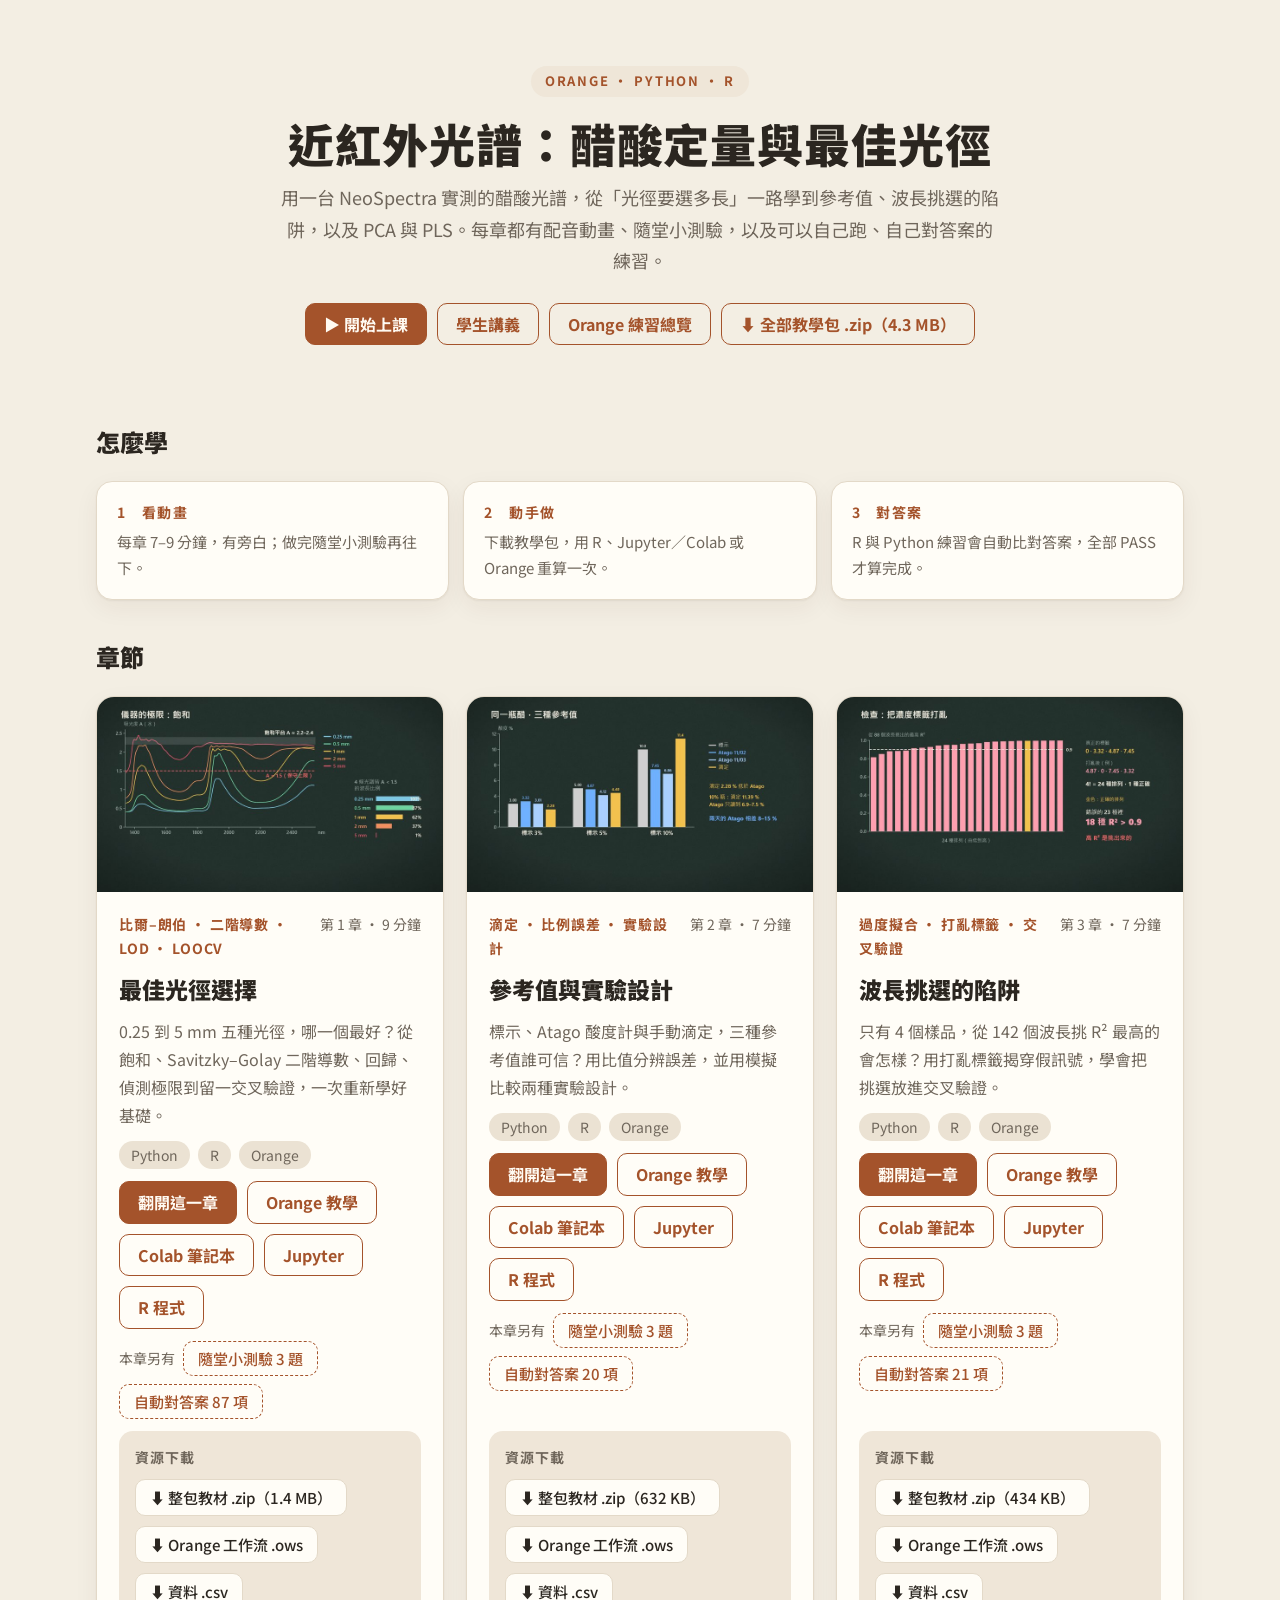
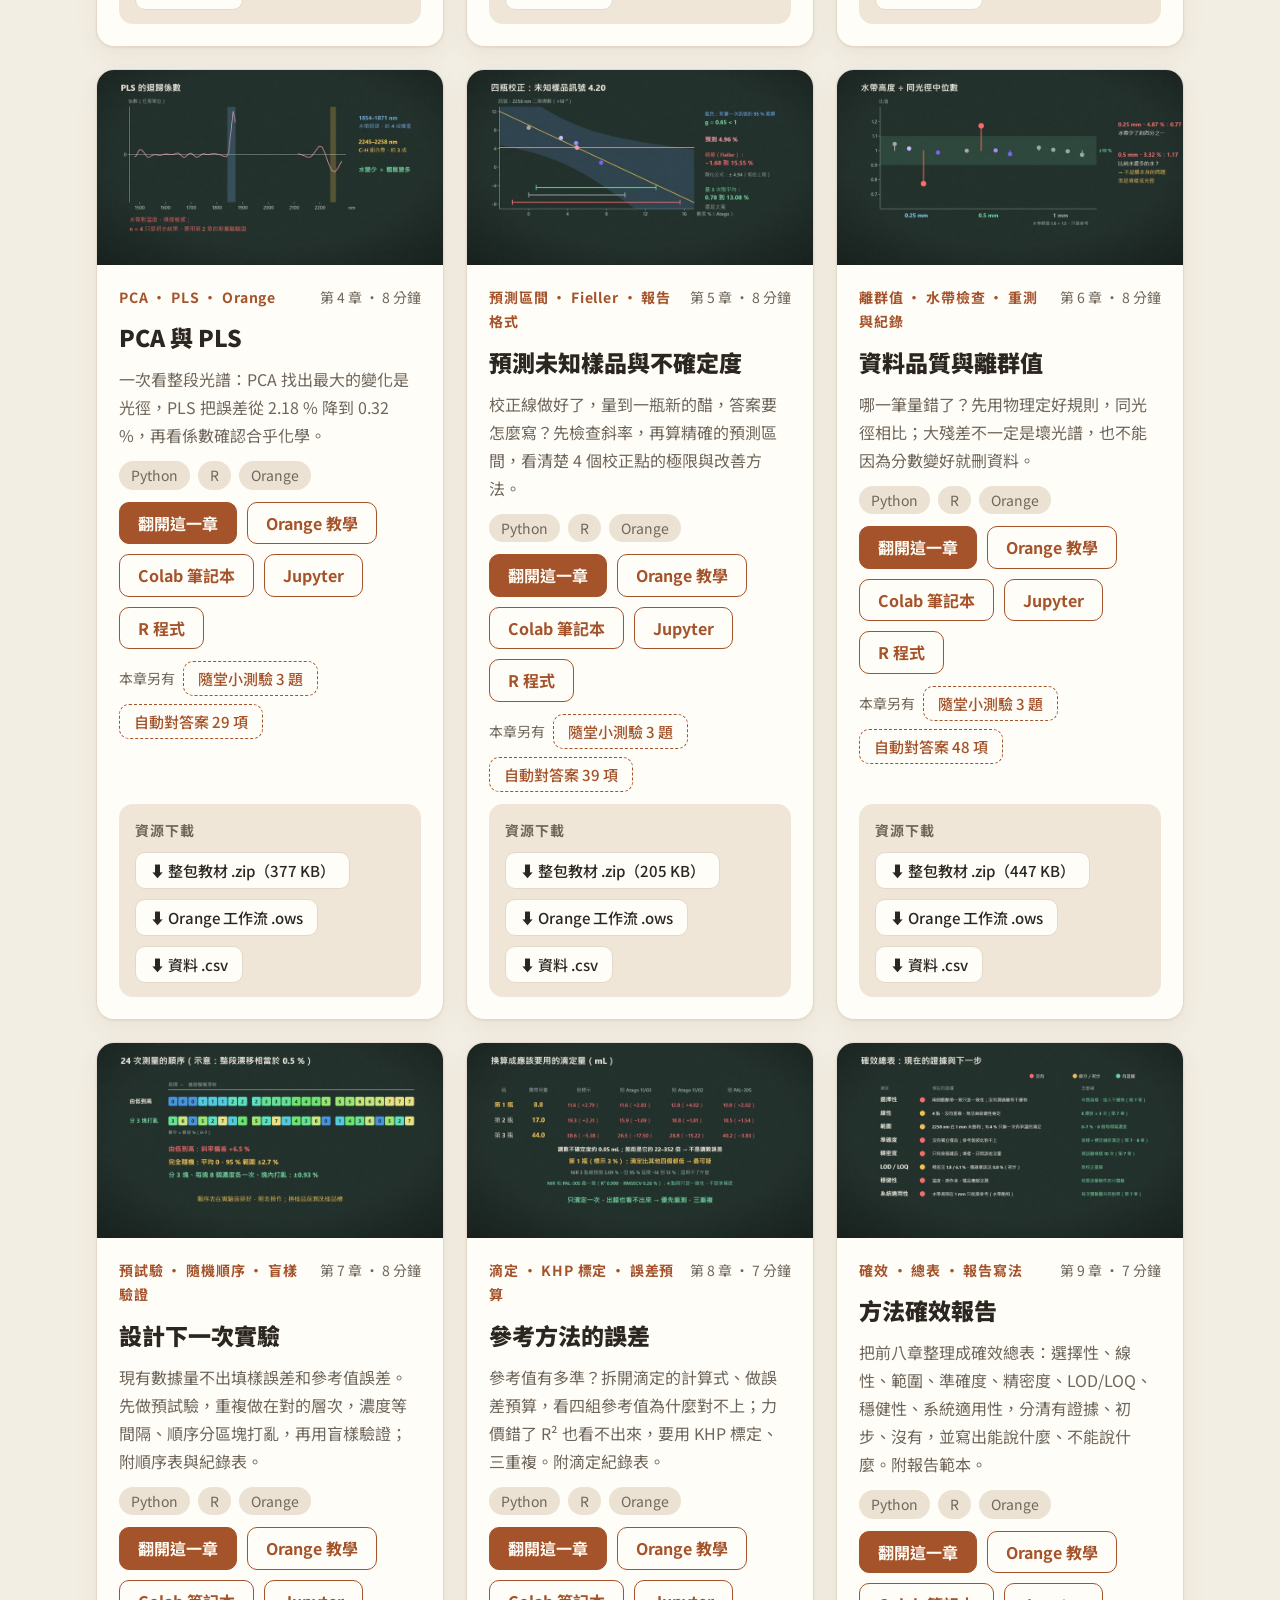
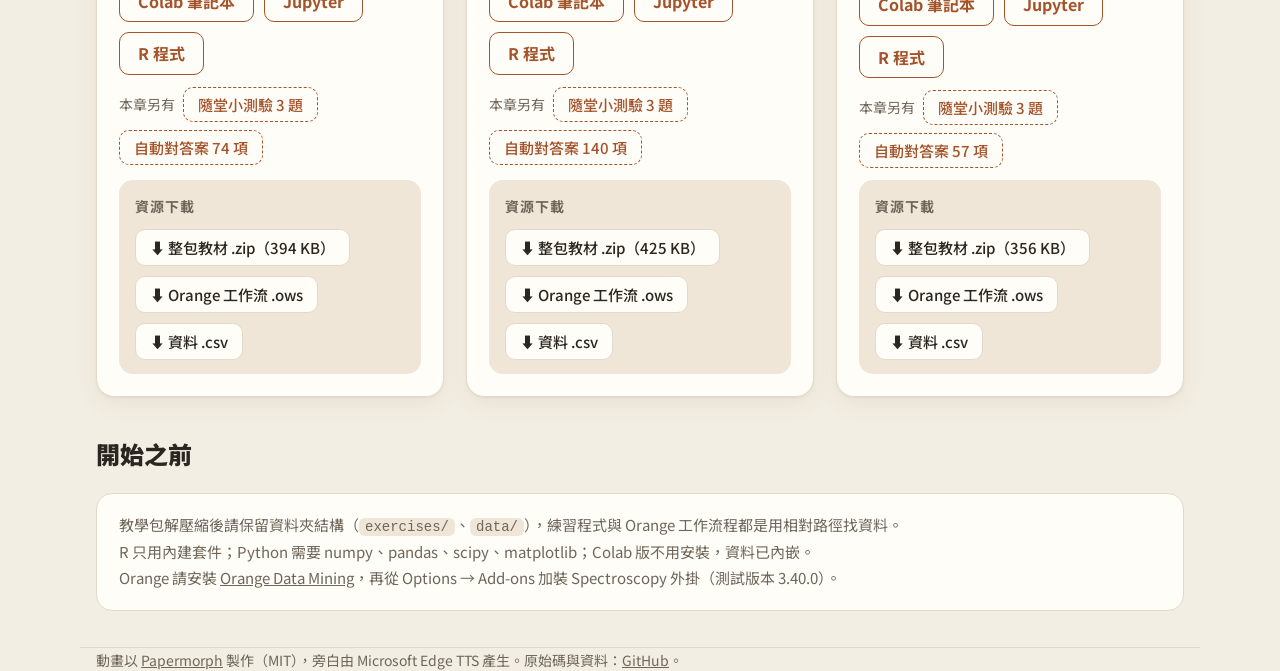
<file: index.html>
<!doctype html>
<html lang="zh-Hant">
<head>
<meta charset="utf-8">
<meta name="viewport" content="width=device-width, initial-scale=1">
<title>近紅外光譜課程</title>
<meta name="description" content="以醋酸的近紅外光譜實測資料，學會選光徑、看參考值、避開波長挑選陷阱，並用 PCA 與 PLS 建模。附 Orange、Python、R 練習與教學包。">
<link rel="preconnect" href="https://fonts.googleapis.com">
<link rel="preconnect" href="https://fonts.gstatic.com" crossorigin>
<link href="https://fonts.googleapis.com/css2?family=Noto+Sans+TC:wght@400;500;700;900&display=swap" rel="stylesheet">
<style>
:root {
  --bg: #f3eee3; --card: #fffdf7; --ink: #2b2620; --dim: #6f665b; --line: #e3d9c8;
  --accent: #a4532b; --accent-ink: #fffaf2; --soft: #efe6d8; --chip: #ebe2d3; --ok: #3d7a5a;
  --shadow: 0 1px 2px rgba(60, 40, 20, .06), 0 8px 24px rgba(60, 40, 20, .06);
}
@media (prefers-color-scheme: dark) { :root:not([data-theme="light"]) {
  --bg: #1b1916; --card: #24211d; --ink: #f1ebe1; --dim: #b3a898; --line: #3a352e;
  --accent: #e08a5a; --accent-ink: #1b1916; --soft: #2d2924; --chip: #34302a; --ok: #7cc39b;
  --shadow: 0 1px 2px rgba(0, 0, 0, .3), 0 8px 24px rgba(0, 0, 0, .25);
} }
:root[data-theme="dark"] {
  --bg: #1b1916; --card: #24211d; --ink: #f1ebe1; --dim: #b3a898; --line: #3a352e;
  --accent: #e08a5a; --accent-ink: #1b1916; --soft: #2d2924; --chip: #34302a; --ok: #7cc39b;
  --shadow: 0 1px 2px rgba(0, 0, 0, .3), 0 8px 24px rgba(0, 0, 0, .25);
}
* { box-sizing: border-box; }
html { -webkit-text-size-adjust: 100%; }
body { margin: 0; background: var(--bg); color: var(--ink); font: 17px/1.75 "Noto Sans TC", "Microsoft JhengHei", "PingFang TC", system-ui, sans-serif; }
a { color: inherit; }
.wrap { max-width: 1120px; margin: 0 auto; padding: 0 16px; }
header.hero { padding: 64px 16px 40px; text-align: center; }
.kicker { display: inline-block; padding: 4px 14px; border-radius: 999px; background: var(--soft); color: var(--accent); font-size: 13px; font-weight: 700; letter-spacing: .14em; }
h1 { margin: 18px 0 10px; font-size: clamp(30px, 5vw, 46px); line-height: 1.25; font-weight: 900; letter-spacing: .02em; }
.lede { max-width: 720px; margin: 0 auto; color: var(--dim); font-size: 18px; }
.row { display: flex; flex-wrap: wrap; gap: 10px; }
.hero .row { justify-content: center; margin-top: 26px; }
.btn { display: inline-flex; align-items: center; gap: 6px; padding: 9px 18px; border-radius: 10px; border: 1.5px solid var(--accent); color: var(--accent); background: transparent;
  font-weight: 700; font-size: 16px; text-decoration: none; line-height: 1.4; transition: background .15s, color .15s; }
.btn:hover { background: var(--soft); }
.btn.primary { background: var(--accent); color: var(--accent-ink); }
.btn.primary:hover { filter: brightness(1.08); }
.btn.ghost { border-style: dashed; font-weight: 500; font-size: 15px; padding: 6px 14px; cursor: default; }
.btn.ghost:hover { background: transparent; }
h2 { font-size: 24px; margin: 0 0 18px; font-weight: 900; }
section { margin: 36px 0; }
.steps { display: grid; grid-template-columns: repeat(auto-fit, minmax(230px, 1fr)); gap: 14px; }
.step { background: var(--card); border: 1px solid var(--line); border-radius: 16px; padding: 18px 20px; box-shadow: var(--shadow); }
.step b { display: block; color: var(--accent); font-size: 14px; letter-spacing: .1em; }
.step p { margin: 4px 0 0; color: var(--dim); font-size: 15px; }
.grid { display: grid; grid-template-columns: repeat(auto-fill, minmax(330px, 1fr)); gap: 22px; }
.card { background: var(--card); border: 1px solid var(--line); border-radius: 18px; overflow: hidden; box-shadow: var(--shadow); display: flex; flex-direction: column; }
.card > a.thumb { display: block; aspect-ratio: 16 / 9; background: #1e2422; }
.card > a.thumb img { width: 100%; height: 100%; object-fit: cover; display: block; }
.body { padding: 20px 22px 22px; display: flex; flex-direction: column; gap: 12px; flex: 1; }
.meta { display: flex; justify-content: space-between; align-items: baseline; gap: 12px; font-size: 14px; }
.meta .tags { color: var(--accent); font-weight: 700; letter-spacing: .06em; }
.meta .mins { color: var(--dim); white-space: nowrap; }
.card h3 { margin: 0; font-size: 23px; line-height: 1.4; font-weight: 900; }
.card p.desc { margin: 0; color: var(--dim); font-size: 16px; }
.chips { display: flex; flex-wrap: wrap; gap: 8px; }
.chip { padding: 2px 12px; border-radius: 999px; background: var(--chip); font-size: 14px; color: var(--dim); }
.extra { display: flex; flex-wrap: wrap; align-items: center; gap: 8px; font-size: 14px; color: var(--dim); }
.res { margin-top: auto; background: var(--soft); border-radius: 14px; padding: 14px 16px; }
.res h4 { margin: 0 0 10px; font-size: 14px; color: var(--dim); letter-spacing: .08em; }
.res .btn { border-color: var(--line); color: var(--ink); background: var(--card); font-weight: 500; font-size: 15px; padding: 7px 14px; }
.res .btn:hover { border-color: var(--accent); }
.note { background: var(--card); border: 1px solid var(--line); border-radius: 16px; padding: 18px 22px; color: var(--dim); font-size: 15px; }
.note code { background: var(--soft); padding: 1px 6px; border-radius: 6px; font-size: 14px; }
footer { padding: 30px 16px 50px; color: var(--dim); font-size: 14px; border-top: 1px solid var(--line); margin-top: 48px; }
@media (max-width: 420px) { .grid { grid-template-columns: 1fr; } .btn { font-size: 15px; padding: 8px 14px; } }
</style>
</head>
<body>
<header class="hero wrap">
  <span class="kicker">ORANGE · PYTHON · R</span>
  <h1>近紅外光譜：醋酸定量與最佳光徑</h1>
  <p class="lede">用一台 NeoSpectra 實測的醋酸光譜，從「光徑要選多長」一路學到參考值、波長挑選的陷阱，以及 PCA 與 PLS。每章都有配音動畫、隨堂小測驗，以及可以自己跑、自己對答案的練習。</p>
  <div class="row">
    <a class="btn primary" href="site/nir-pathlength/">▶ 開始上課</a>
    <a class="btn" href="https://github.com/Tai-ShengYeh/nir-pathlength-lesson/blob/main/最佳光徑選擇_講義.md">學生講義</a>
    <a class="btn" href="https://github.com/Tai-ShengYeh/nir-pathlength-lesson/blob/main/exercises/orange/README.md">Orange 練習總覽</a>
    <a class="btn" id="dl-all" href="packs/nir_all_chapters.zip" download>⬇ 全部教學包</a>
  </div>
</header>

<main class="wrap">
  <section>
    <h2>怎麼學</h2>
    <div class="steps">
      <div class="step"><b>1　看動畫</b><p>每章 7–9 分鐘，有旁白；做完隨堂小測驗再往下。</p></div>
      <div class="step"><b>2　動手做</b><p>下載教學包，用 R、Jupyter／Colab 或 Orange 重算一次。</p></div>
      <div class="step"><b>3　對答案</b><p>R 與 Python 練習會自動比對答案，全部 PASS 才算完成。</p></div>
    </div>
  </section>

  <section>
    <h2>章節</h2>
    <div class="grid" id="cards"></div>
  </section>

  <section>
    <h2>開始之前</h2>
    <div class="note">
      教學包解壓縮後請保留資料夾結構（<code>exercises/</code>、<code>data/</code>），練習程式與 Orange 工作流程都是用相對路徑找資料。<br>
      R 只用內建套件；Python 需要 numpy、pandas、scipy、matplotlib；Colab 版不用安裝，資料已內嵌。<br>
      Orange 請安裝 <a href="https://orangedatamining.com/download/">Orange Data Mining</a>，再從 Options → Add-ons 加裝 Spectroscopy 外掛（測試版本 3.40.0）。
    </div>
  </section>
</main>

<footer class="wrap">
  動畫以 <a href="https://github.com/DozenTwelve/Papermorph">Papermorph</a> 製作（MIT），旁白由 Microsoft Edge TTS 產生。原始碼與資料：<a href="https://github.com/Tai-ShengYeh/nir-pathlength-lesson">GitHub</a>。
</footer>

<script src="portal/packs.js"></script>
<script>
'use strict';
const GH = 'https://github.com/Tai-ShengYeh/nir-pathlength-lesson/blob/main/';
const CHAPTERS = [
  { id: 'ch01', no: 1, title: '最佳光徑選擇', mins: 9, tags: ['比爾–朗伯', '二階導數', 'LOD', 'LOOCV'],
    desc: '0.25 到 5 mm 五種光徑，哪一個最好？從飽和、Savitzky–Golay 二階導數、回歸、偵測極限到留一交叉驗證，一次重新學好基礎。',
    quiz: 3, checks: 87 },
  { id: 'ch02', no: 2, title: '參考值與實驗設計', mins: 7, tags: ['滴定', '比例誤差', '實驗設計'],
    desc: '標示、Atago 酸度計與手動滴定，三種參考值誰可信？用比值分辨誤差，並用模擬比較兩種實驗設計。',
    quiz: 3, checks: 20 },
  { id: 'ch03', no: 3, title: '波長挑選的陷阱', mins: 7, tags: ['過度擬合', '打亂標籤', '交叉驗證'],
    desc: '只有 4 個樣品，從 142 個波長挑 R² 最高的會怎樣？用打亂標籤揭穿假訊號，學會把挑選放進交叉驗證。',
    quiz: 3, checks: 21 },
  { id: 'ch04', no: 4, title: 'PCA 與 PLS', mins: 8, tags: ['PCA', 'PLS', 'Orange'],
    desc: '一次看整段光譜：PCA 找出最大的變化是光徑，PLS 把誤差從 2.18 % 降到 0.32 %，再看係數確認合乎化學。',
    quiz: 3, checks: 29 },
  { id: 'ch05', no: 5, title: '預測未知樣品與不確定度', mins: 8, tags: ['預測區間', 'Fieller', '報告格式'],
    desc: '校正線做好了，量到一瓶新的醋，答案要怎麼寫？先檢查斜率，再算精確的預測區間，看清楚 4 個校正點的極限與改善方法。',
    quiz: 3, checks: 39 },
  { id: 'ch06', no: 6, title: '資料品質與離群值', mins: 8, tags: ['離群值', '水帶檢查', '重測與紀錄'],
    desc: '哪一筆量錯了？先用物理定好規則，同光徑相比；大殘差不一定是壞光譜，也不能因為分數變好就刪資料。',
    quiz: 3, checks: 48 },
  { id: 'ch07', no: 7, title: '設計下一次實驗', mins: 8, tags: ['預試驗', '隨機順序', '盲樣驗證'],
    desc: '現有數據量不出填樣誤差和參考值誤差。先做預試驗，重複做在對的層次，濃度等間隔、順序分區塊打亂，再用盲樣驗證；附順序表與紀錄表。',
    quiz: 3, checks: 74 },
  { id: 'ch08', no: 8, title: '參考方法的誤差', mins: 7, tags: ['滴定', 'KHP 標定', '誤差預算'],
    desc: '參考值有多準？拆開滴定的計算式、做誤差預算，看四組參考值為什麼對不上；力價錯了 R² 也看不出來，要用 KHP 標定、三重複。附滴定紀錄表。',
    quiz: 3, checks: 140 },
  { id: 'ch09', no: 9, title: '方法確效報告', mins: 7, tags: ['確效', '總表', '報告寫法'],
    desc: '把前八章整理成確效總表：選擇性、線性、範圍、準確度、精密度、LOD/LOQ、穩健性、系統適用性，分清有證據、初步、沒有，並寫出能說什麼、不能說什麼。附報告範本。',
    quiz: 3, checks: 57 },
];
const kb = n => n >= 1048576 ? (n / 1048576).toFixed(1) + ' MB' : Math.round(n / 1024) + ' KB';
const el = (tag, attrs = {}, ...kids) => { const e = document.createElement(tag); Object.entries(attrs).forEach(([k, v]) => v != null && (k === 'text' ? e.textContent = v : e.setAttribute(k, v))); kids.forEach(k => k && e.append(k)); return e; };
const P = typeof PACKS === 'object' ? PACKS : {};
if (P.all) document.getElementById('dl-all').textContent = '⬇ 全部教學包 .zip（' + kb(P.all.size) + '）';
const host = document.getElementById('cards');
CHAPTERS.forEach(c => {
  const k = P[c.id] || {}, lesson = 'site/nir-pathlength/' + c.id + '/';
  const tools = ['Python', 'R'].concat(k.ows ? ['Orange'] : []);
  const links = el('div', { class: 'row' },
    el('a', { class: 'btn primary', href: lesson, text: '翻開這一章' }),
    k.guide ? el('a', { class: 'btn', href: GH + k.guide, text: 'Orange 教學' }) : null,
    k.colab ? el('a', { class: 'btn', href: k.colab, text: 'Colab 筆記本' }) : null,
    k.ipynb ? el('a', { class: 'btn', href: k.ipynb, download: '', text: 'Jupyter' }) : null,
    k.r ? el('a', { class: 'btn', href: k.r, download: '', text: 'R 程式' }) : null);
  const res = el('div', { class: 'res' }, el('h4', { text: '資源下載' }), el('div', { class: 'row' },
    k.zip ? el('a', { class: 'btn', href: k.zip, download: '', text: '⬇ 整包教材 .zip（' + kb(k.size) + '）' }) : null,
    k.ows ? el('a', { class: 'btn', href: k.ows, download: '', text: '⬇ Orange 工作流 .ows' }) : null,
    el('a', { class: 'btn', href: 'data/spectra_long.csv', download: '', text: '⬇ 資料 .csv' })));
  host.append(el('article', { class: 'card', id: c.id },
    el('a', { class: 'thumb', href: lesson, 'aria-label': '開啟第 ' + c.no + ' 章動畫' }, el('img', { src: 'portal/img/' + c.id + '.jpg', alt: '第 ' + c.no + ' 章畫面：' + c.title, loading: 'lazy', width: 800, height: 450 })),
    el('div', { class: 'body' },
      el('div', { class: 'meta' }, el('span', { class: 'tags', text: c.tags.join(' · ') }), el('span', { class: 'mins', text: '第 ' + c.no + ' 章 · ' + c.mins + ' 分鐘' })),
      el('h3', { text: c.title }), el('p', { class: 'desc', text: c.desc }),
      el('div', { class: 'chips' }, ...tools.map(t => el('span', { class: 'chip', text: t }))),
      links,
      el('div', { class: 'extra' }, el('span', { text: '本章另有' }),
        el('span', { class: 'btn ghost', text: '隨堂小測驗 ' + c.quiz + ' 題' }),
        el('span', { class: 'btn ghost', text: '自動對答案 ' + c.checks + ' 項' })),
      res)));
});
</script>
</body>
</html>
</file>
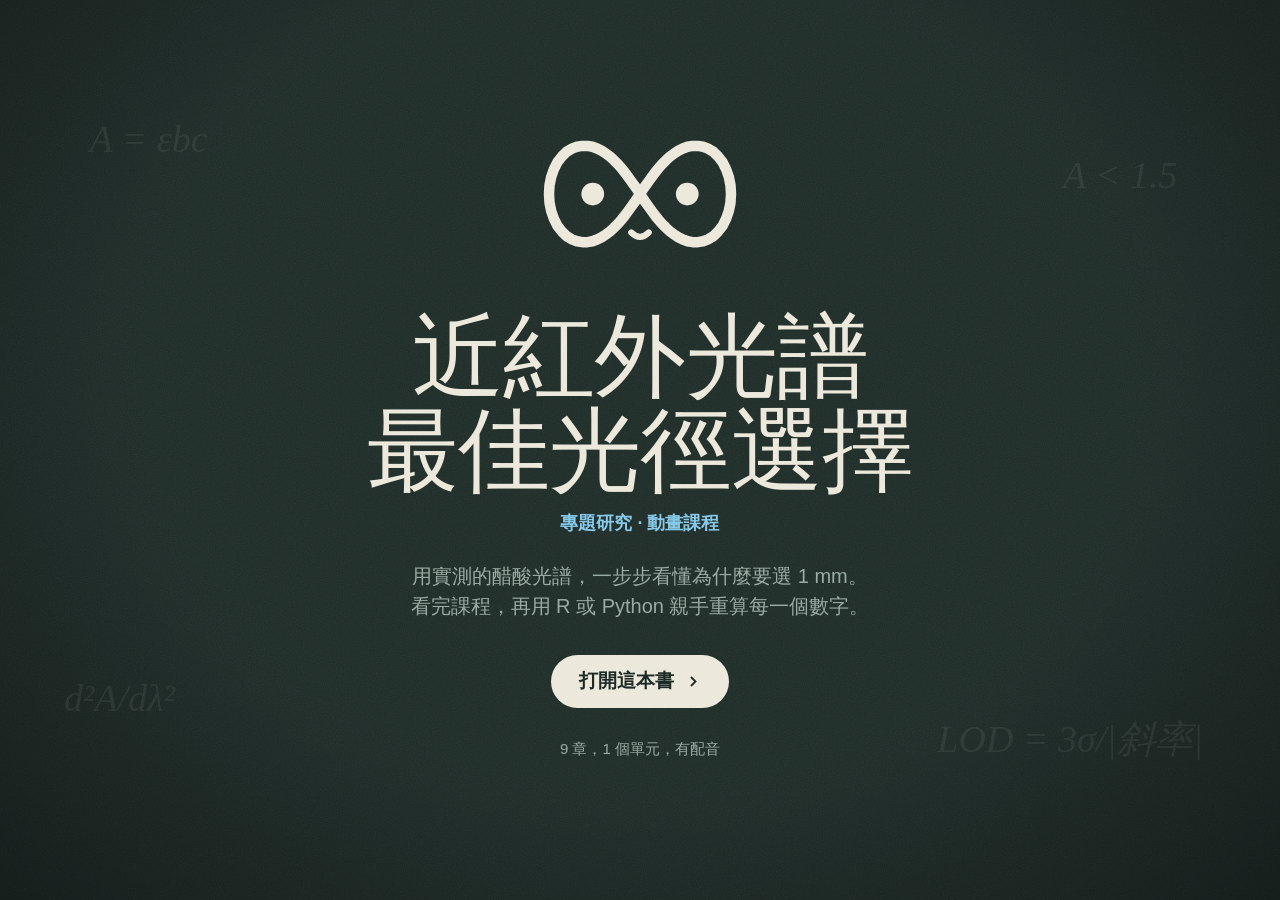
<file: site/nir-pathlength/index.html>
<!doctype html>
<html lang="zh-Hant">
<head>
<meta charset="utf-8">
<meta name="viewport" content="width=device-width, initial-scale=1">
<title>近紅外光譜：最佳光徑選擇</title>
<meta name="description" content="用醋酸的近紅外光譜，學會選擇最佳光徑：飽和、二階導數、線性回歸、LOD 與留一交叉驗證。">
<link rel="icon" href="data:image/svg+xml,%3Csvg xmlns='http://www.w3.org/2000/svg' viewBox='0 0 64 64'%3E%3Crect width='64' height='64' rx='14' fill='%231d2b27'/%3E%3Ctext x='32' y='45' text-anchor='middle' font-size='48' fill='%23f0b45a'%3E∞%3C/text%3E%3C/svg%3E">
<link rel="stylesheet" href="lib/units.css">
<link rel="stylesheet" href="lib/contents.css">
<script src="lib/units.js"></script>
<script src="lib/contents.js"></script>
<script src="unit-art.js"></script>
<script src="lib/zh-hant-contents.js"></script>
<!-- <script src="refs.js"></script>  a book that cites works: its reference list, built by the skill's scripts/refs.py -->
<link rel="expect" href="#ch01" blocking="render">
<!-- The book's own look, if it differs from the chalkboard: override the tokens of lib/contents.css here. A light look
     sets them all, since the chapter cards (--panel) and their text (--chalk, --dim) change together, and replaces the
     chalkboard's dark vignette (body::before); the notebook books' cover (site/physics-notebook/) draws lined paper there:
<style>
:root { --page: #d9d3c4; --board: #fcfaf3; --panel: #fffdf8; --edge: #d4ccb8;
  --chalk: #26241f; --dim: #6c665a; --faint: #a39b8a; --task: #c4327a; --quiz: #2a7dbb; --good: #2f8a54;
  --top-bg: rgba(252, 250, 243, .9); --top-line: #ddd5c3; --lift: rgba(60, 50, 30, .18); color-scheme: light; }
body::before { background: none; }
</style> -->
</head>
<body>
<section id="cover">
  <div class="chalk" aria-hidden="true"><!-- a few faint formulas or phrases from the book, drawn in chalk -->
    <span style="left:7%;top:13%;--d:1.6">A = εbc</span>
    <span style="right:8%;top:17%;--d:1.9">A &lt; 1.5</span>
    <span style="left:5%;bottom:20%;--d:2.2">d²A/dλ²</span>
    <span style="right:6%;bottom:15%;--d:2.5">LOD = 3σ/|斜率|</span>
  </div>
  <svg class="mascot draw" id="guide" width="210" height="147" aria-hidden="true"></svg>
  <h1>近紅外光譜<br>最佳光徑選擇</h1>
  <p class="kicker">專題研究 · 動畫課程</p>
  <p class="lede">用實測的醋酸光譜，一步步看懂為什麼要選 1 mm。看完課程，再用 R 或 Python 親手重算每一個數字。</p>
  <div class="acts">
    <a class="btn go" href="#contents" data-t="open">Open the book<svg viewBox="0 0 16 16" aria-hidden="true"><path d="M6 2.5 11.5 8 6 13.5 4.6 12.1 8.7 8 4.6 3.9z"/></svg></a>
    <a class="btn quiet" id="resume" hidden></a>
  </div>
  <p class="meta" id="meta"></p>
</section>

<main id="contents">
  <header class="top">
    <a class="home" href="#book" aria-label="Back to the cover" data-t-label="toCover"><svg class="mascot" id="guideSmall" width="52" height="36" aria-hidden="true"></svg><strong>近紅外光譜：最佳光徑選擇</strong></a>
    <span class="prog" id="prog"></span>
  </header>
  <div id="units"></div>
  <p class="refs-more" id="refsMore" hidden><a href="#references"><b data-t="references">References</b><span id="refsCount"></span><i data-t="viewAll">View all →</i></a></p>
</main>

<main id="refpage" aria-labelledby="refsTitle">
  <header class="top">
    <a class="back" href="#contents" data-t="backToContents">← Contents</a>
    <span class="rp-book" id="rpBook"></span>
  </header>
  <section class="refs" id="references">
    <h1 id="refsTitle" tabindex="-1" data-t="references">References</h1>
    <p class="lead" data-t="refsLead">Every work cited in the lessons.</p>
    <ol id="refList"></ol>
  </section>
</main>

<script>
// Units and chapters are numbered in order from start (a book whose scope starts mid-way, e.g. at unit 3, chapter 9,
// keeps the original numbers). Add a chapter here when its lesson is ready.
Contents.book({
  start: { unit: 1, chapter: 1 },
  units: [   // [unit title, [[chapter title, minutes], ...]]
    ['光徑選擇', [['最佳光徑選擇', 9], ['參考值與實驗設計', 7], ['波長挑選的陷阱', 7], ['PCA 與 PLS', 8], ['預測未知樣品與不確定度', 8], ['資料品質與離群值', 8], ['設計下一次實驗', 8], ['參考方法的誤差', 7], ['方法確效報告', 7]]],
  ],
  hues: ['#f4a48c', '#86c9e8', '#f3c95c', '#e8a0c8', '#8fd6b0', '#bba8ee', '#f0b45a'],   // one colour per unit, cycling
});
</script>
</body>
</html>
</file>
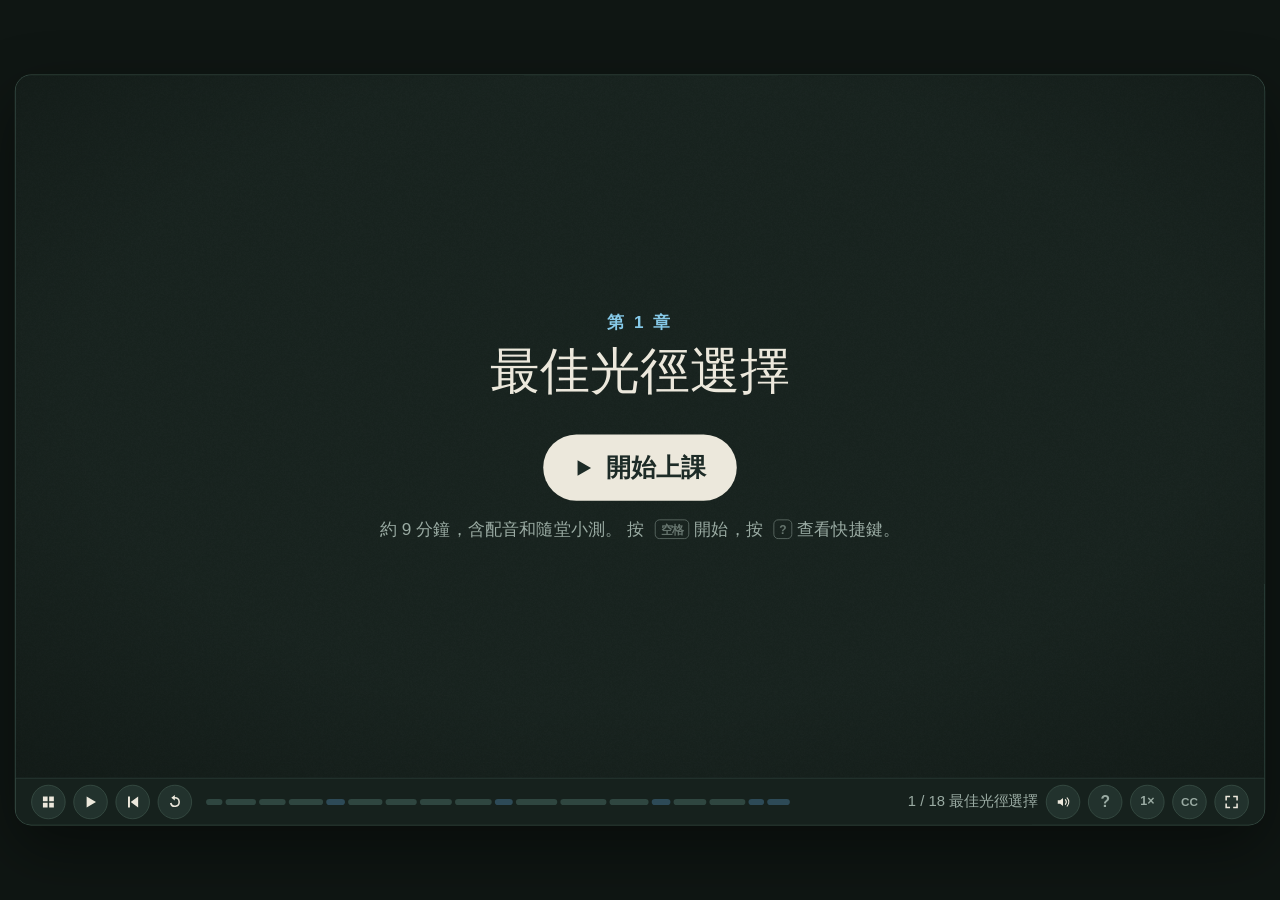
<file: site/nir-pathlength/ch01/index.html>
<!doctype html>
<html lang="zh-Hant">
<head>
<meta charset="utf-8">
<meta name="viewport" content="width=device-width, initial-scale=1">
<title>最佳光徑選擇</title>
<link rel="stylesheet" href="../lib/engine.css">
<link rel="expect" href="#bar" blocking="render"><!-- hold the first frame until the player exists, so the page transition can run -->
</head>
<body>
<script src="../lib/engine.js"></script>
<script src="../lib/zh-hant.js"></script>
<script src="../lib/nirdata.js"></script>
<script src="audio/zh/timings.js"></script>
<script>
'use strict';
// 第 1 章：最佳光徑選擇。數據來自 lib/nirdata.js（由 tools/nir-pathlength/make_data.py 從實測光譜產生）。
const CHAPTER = { number: 1, title: '最佳光徑選擇', minutes: 9, language: 'zh', next: '../ch02/' };

/* ---------- 顏色：同一顏色在全章代表同一件事 ---------- */
const PATHS = NIR.paths;                                   // [0.25, 0.5, 1, 2, 5] mm
const PATHC = { 0.25: '#7ec8e3', 0.5: '#6fd3a0', 1: '#f2c14e', 2: '#f39060', 5: '#e8596b' };   // 光徑
const SAMPC = ['#a8a8a8', '#c9bcff', '#a28eff', '#7f62ff'];  // 水、3.32、4.87、7.45 %
const SAMPL = ['水 0%', '3.32%', '4.87%', '7.45%'];
const GOLD = '#f2c14e', OKC = '#6fd3a0', BADC = '#ff6b6b', WATERC = '#6fa8dc';
const CONC = NIR.conc, WL = NIR.wl;
const A_LIM = 1.5;
const RATIO = [1.00, 1.93, 3.95, 3.38, -0.36];             // 2258 nm 靈敏度比（以 0.25 mm 為 1），與報告一致
const IDEAL = PATHS.map(p => p / 0.25);
const pstr = p => String(p) + ' mm';
const fmt = (v, d = 2) => v.toFixed(d).replace('-', '−');

/* ---------- 由數據計算（與 R / Python 練習同一算法） ---------- */
const nMaxA = p => WL.map((_, i) => Math.max(...NIR.A[String(p)].map(s => s[i])));
const nFrac = p => nMaxA(p).filter(a => a < A_LIM).length / WL.length;
function nSegments(p) {                                    // 4 條光譜皆 A < 1.5 的連續波段
  const ok = nMaxA(p).map(a => a < A_LIM), out = [];
  for (let i = 0; i < ok.length; i++) {
    if (!ok[i]) continue;
    let j = i; while (j + 1 < ok.length && ok[j + 1]) j++;
    if (j > i) out.push([WL[i], WL[j]]);
    i = j;
  }
  return out;
}
function nFit(xs, ys) {                                    // 最小平方法直線
  const n = xs.length, mx = xs.reduce((a, b) => a + b) / n, my = ys.reduce((a, b) => a + b) / n;
  let sxy = 0, sxx = 0; xs.forEach((x, i) => { sxy += (x - mx) * (ys[i] - my); sxx += (x - mx) ** 2; });
  const slope = sxy / sxx; return { slope, icpt: my - slope * mx };
}
const B1 = NIR.band['2258']['1'];                          // 1 mm、2258 nm
const D2K = B1.d2.map(v => v * 1e3);                       // 二階導數 ×10³
const FIT1 = nFit(CONC, D2K);
const R2_1 = (() => { const my = D2K.reduce((a, b) => a + b) / 4; let r = 0, t = 0;
  D2K.forEach((y, i) => { r += (y - (FIT1.icpt + FIT1.slope * CONC[i])) ** 2; t += (y - my) ** 2; }); return 1 - r / t; })();
const LOO = CONC.map((c, j) => {                           // 留一交叉驗證
  const xs = CONC.filter((_, k) => k !== j), ys = D2K.filter((_, k) => k !== j), f = nFit(xs, ys);
  const pred = (D2K[j] - f.icpt) / f.slope; return { f, pred, err: c - pred };
});
const RMSECV = Math.sqrt(LOO.reduce((a, l) => a + l.err ** 2, 0) / 4);

/* ---------- 繪圖小工具（加 n 前綴，避免和引擎的全域名稱衝突） ---------- */
function nTitle(p, str, t0 = .2) { const e = T(p, str, { x: 110, y: 96, size: 40, weight: 700, o: 0 }); show(e, t0); return e; }
function nText(p, str, x, y, t0, { size = 28, fill = COL.chalk, anchor = 'start', weight = 500 } = {}) {
  const e = T(p, str, { x, y, size, fill, anchor, weight, o: 0 }); show(e, t0); return e;
}
function nPlot(p, box, xr, yr, o = {}) {
  const [bx, by, bw, bh] = box;
  const px = v => bx + (v - xr[0]) / (xr[1] - xr[0]) * bw;
  const py = v => by + bh - (v - yr[0]) / (yr[1] - yr[0]) * bh;
  const g = G(p, { o: 0 });
  const y0 = o.y0 != null ? py(o.y0) : by + bh;
  path(g, `M${bx} ${by}V${by + bh}`, { stroke: COL.dim, 'stroke-width': 2, fill: 'none' });
  path(g, `M${bx} ${y0}H${bx + bw}`, { stroke: COL.dim, 'stroke-width': 2, fill: 'none' });
  (o.xt || []).forEach(v => {
    path(g, `M${px(v)} ${by + bh}v8`, { stroke: COL.dim, 'stroke-width': 2 });
    T(g, o.xf ? o.xf(v) : String(v), { x: px(v), y: by + bh + 32, size: 22, fill: COL.dim, anchor: 'middle' });
  });
  (o.yt || []).forEach(v => {
    path(g, `M${bx} ${py(v)}h-8`, { stroke: COL.dim, 'stroke-width': 2 });
    T(g, o.yf ? o.yf(v) : String(v), { x: bx - 14, y: py(v) + 8, size: 22, fill: COL.dim, anchor: 'end' });
  });
  if (o.xl) T(g, o.xl, { x: bx + bw + 12, y: by + bh + 32, size: 22, fill: COL.dim });
  if (o.yl) T(g, o.yl, { x: bx - 6, y: by - 18, size: 22, fill: COL.dim });
  show(g, o.t0 ?? .2);
  return { g, px, py, box };
}
const nLineD = (P, xs, ys) => xs.map((x, i) => (i ? 'L' : 'M') + P.px(x).toFixed(1) + ' ' + P.py(ys[i]).toFixed(1)).join('');
function nCurve(P, xs, ys, color, t0, dur = 1, w = 3, extra = {}) {
  const e = path(P.g, nLineD(P, xs, ys), { stroke: color, 'stroke-width': w, fill: 'none', 'stroke-linejoin': 'round', ...extra }, { d: 0 });
  draw(e, t0, dur); return e;
}
function nDot(parent, x, y, r, fill, t0, extra = {}) {
  const e = G(parent, { x, y, s: 0 }); mk('circle', { r, fill, ...extra }, e); tw(e, { s: 1 }, t0, .4, back); return e;
}
function nBand(P, x0, x1, fill, o, t0) {                    // 直立色帶（波段標示）
  const [, by, , bh] = P.box;
  const e = mk('rect', { x: P.px(x0), y: by, width: Math.max(2, P.px(x1) - P.px(x0)), height: bh, fill }, P.g);
  put(e, { o: 0 }); tw(e, { o }, t0, .6); return e;
}
function nHLine(P, v, color, t0, dash = '10 8') {
  const [bx, , bw] = P.box;
  const e = path(P.g, `M${bx} ${P.py(v)}H${bx + bw}`, { stroke: color, 'stroke-width': 3, 'stroke-dasharray': dash }, { o: 0 });
  show(e, t0); return e;
}
function nBar(parent, x, w, yBase, yTop, fill, t0, dur = .8, extra = {}) {   // 由基線長出的長條
  const e = mk('rect', { x: x - w / 2, y: yBase, width: w, height: 0, fill, ...extra }, parent);
  const top = Math.min(yBase, yTop), hgt = Math.abs(yBase - yTop);
  tw(e, { a_y: top, a_height: hgt }, t0, dur, out); return e;
}
function nArrowHead(parent, x, y, dir, color, size = 16) {  // dir: 'r' 'd'
  const d = dir === 'r' ? `M${x} ${y}l${-size} ${-size * .6}v${size * 1.2}z` : `M${x} ${y}l${-size * .6} ${-size}h${size * 1.2}z`;
  return path(parent, d, { fill: color });
}
function nLegend(parent, items, x, y, t0, size = 24) {      // items: [[label, color]]
  const g = G(parent, { o: 0 });
  items.forEach(([lab, c], i) => {
    path(g, `M${x} ${y + i * 34 - 8}h30`, { stroke: c, 'stroke-width': 5 });
    T(g, lab, { x: x + 42, y: y + i * 34, size, fill: c });
  });
  show(g, t0); return g;
}

/* ---------- 二階導數示範用的玩具光譜 ---------- */
const TX0 = Array.from({ length: 121 }, (_, i) => -1 + i / 60);
const toyPeak = (x, h = 1) => h * Math.exp(-((x / .2) ** 2));
const TOY_BASE = [x => .2, x => .55, x => .2 + .45 * (x + 1) / 2];      // 平、平移、傾斜
const TOYC = [COL.chalk, '#6fb0ff', '#ff9f6b'];
const dd = (ys, k) => { let y = ys; for (let n = 0; n < k; n++) y = y.map((v, i) => (y[Math.min(i + 1, y.length - 1)] - y[Math.max(i - 1, 0)]) / (2 / 60)); return y; };

/* ---------- Savitzky–Golay 示範：1 mm、7.45% 在 2258 nm 附近 ---------- */
const SG_I = B1.i, SG_S = NIR.A['1'][3];
function sgQuad(k) {                                       // 在 k−4…k+4 擬合 y = a x² + b x + c（x = −4…4）
  const xs = [-4, -3, -2, -1, 0, 1, 2, 3, 4], ys = xs.map(x => SG_S[k + x]);
  // 正規方程式（x 對稱，Σx = Σx³ = 0）
  const n = 9, s2 = 60, s4 = 708;
  const sy = ys.reduce((a, b) => a + b), sxy = xs.reduce((a, x, i) => a + x * ys[i], 0), sx2y = xs.reduce((a, x, i) => a + x * x * ys[i], 0);
  const a = (n * sx2y - s2 * sy) / (n * s4 - s2 * s2), c = (sy - a * s2) / n, b = sxy / s2;
  return { a, b, c };
}
const SG_D2R = (() => { const v = []; for (let k = SG_I - 6; k <= SG_I + 6; k++) v.push(2 * sgQuad(k).a);
  const lo = Math.min(0, ...v), hi = Math.max(...v), pad = (hi - lo) * .15; return [lo - pad, hi + pad]; })();
const wlAt = j => { const i = Math.floor(j), f = j - i; return WL[i] + (WL[Math.min(i + 1, WL.length - 1)] - WL[i]) * f; };

/* ---------- beats ---------- */
const BEATS = [
  ['intro', '最佳光徑選擇', (m, D) => {
    const g = G(scene, { o: 0, y: 24 });
    T(g, '第 1 章 · 近紅外光譜定量醋酸', { x: 800, y: 320, size: 30, fill: COL.dim, anchor: 'middle' });
    T(g, '最佳光徑選擇', { x: 800, y: 440, size: 100, weight: 700, anchor: 'middle' });
    tw(g, { o: 1, y: 0 }, .2, 1.1, out);
    const r = T(scene, '光徑越長，就越好嗎？', { x: 800, y: 560, size: 42, fill: GOLD, anchor: 'middle', o: 0 });
    show(r, m('sub'));
    tw(g, { o: 0, y: -24 }, D - .9, .8); hide(r, D - .9, .8);
  }],

  ['setup', '實驗設計', (m) => {
    const p = panel(0);
    nTitle(p, '實驗設計');
    // 光穿過樣品槽
    const cg = G(p, { o: 0 });
    T(cg, '光源', { x: 120, y: 290, size: 26, fill: COL.dim });
    path(cg, 'M200 280H380', { stroke: GOLD, 'stroke-width': 10 });
    mk('rect', { x: 380, y: 190, width: 90, height: 180, rx: 6, fill: '#7f62ff', 'fill-opacity': .35, stroke: COL.chalk, 'stroke-width': 3 }, cg);
    path(cg, 'M470 280H640', { stroke: GOLD, 'stroke-width': 4, 'stroke-opacity': .6 });
    nArrowHead(cg, 660, 280, 'r', GOLD, 20);
    mk('rect', { x: 668, y: 240, width: 30, height: 80, rx: 4, fill: COL.dim }, cg);
    T(cg, '偵測器', { x: 683, y: 360, size: 26, fill: COL.dim, anchor: 'middle' });
    path(cg, 'M380 400v12H470v-12', { stroke: COL.chalk, 'stroke-width': 3, fill: 'none' });
    T(cg, '光徑 b', { x: 425, y: 452, size: 32, weight: 700, fill: GOLD, anchor: 'middle' });
    show(cg, m('cell'));
    // 五種光徑，按比例畫（40 px = 1 mm）
    const pg = G(p);
    let x = 130;
    PATHS.forEach((pp, i) => {
      const w = pp * 40, gx = G(pg, { o: 0 });
      mk('rect', { x, y: 560, width: w, height: 120, rx: 3, fill: PATHC[pp], 'fill-opacity': .55, stroke: PATHC[pp], 'stroke-width': 2 }, gx);
      T(gx, pstr(pp), { x: x + w / 2, y: 720, size: 22, fill: PATHC[pp], anchor: 'middle', weight: 600 });
      show(gx, m('paths') + .5 + i * .55);
      x += w + 105;
    });
    nText(p, '（寬度按實際比例）', 130, 530, m('paths') + 3.5, { size: 22, fill: COL.dim });
    // 四個樣品
    SAMPL.forEach((lab, i) => {
      const gx = G(p, { o: 0, y: 20 });
      mk('rect', { x: 930 + i * 150, y: 170, width: 90, height: 170, rx: 14, fill: SAMPC[i], 'fill-opacity': .45, stroke: SAMPC[i], 'stroke-width': 3 }, gx);
      T(gx, i ? '醋' : '水', { x: 975 + i * 150, y: 270, size: 34, weight: 700, anchor: 'middle' });
      tw(gx, { o: 1, y: 0 }, m('samples') + .3 + i * .35, .6, out);
      const lt = T(p, lab, { x: 975 + i * 150, y: 390, size: 28, fill: SAMPC[i], anchor: 'middle', weight: 600, o: 0 });
      show(lt, m('acid') + 1 + i * .9);
    });
    nText(p, '酸度：Atago 酸度計實測', 1155, 440, m('acid'), { size: 24, fill: COL.dim, anchor: 'middle' });
    nText(p, '5 種光徑 × 4 個樣品 = 20 條光譜', 1155, 620, m('acid') + 4.5, { size: 30, fill: COL.chalk, anchor: 'middle', weight: 600 });
  }],

  ['beer', '比爾–朗伯定律', (m) => {
    const p = panel(0);
    nTitle(p, '基礎一　比爾–朗伯定律');
    const f = M(p, ['A = ', 'ε', ' b ', ' c'], { x: 800, y: 230, size: 84, anchor: 'middle', o: 0 });
    show(f, m('law'));
    nText(p, 'A：吸光度　　ε：莫耳吸收係數　　b：光徑　　c：濃度', 800, 300, m('law') + 1.5, { size: 28, fill: COL.dim, anchor: 'middle' });
    // 光徑加倍 → 吸光度加倍
    const dg = G(p, { o: 0 });
    mk('rect', { x: 150, y: 400, width: 50, height: 80, fill: '#7f62ff', 'fill-opacity': .45, stroke: COL.chalk, 'stroke-width': 2 }, dg);
    T(dg, 'b', { x: 175, y: 520, size: 30, anchor: 'middle', font: MATH });
    mk('rect', { x: 150, y: 560, width: 100, height: 80, fill: '#7f62ff', 'fill-opacity': .45, stroke: COL.chalk, 'stroke-width': 2 }, dg);
    T(dg, '2b', { x: 200, y: 680, size: 30, anchor: 'middle', font: MATH });
    show(dg, m('double'));
    const b1 = mk('rect', { x: 300, y: 420, width: 0, height: 40, fill: GOLD }, p); tw(b1, { a_width: 160 }, m('double') + .6, .7, out);
    const b2 = mk('rect', { x: 300, y: 580, width: 0, height: 40, fill: GOLD }, p); tw(b2, { a_width: 320 }, m('double') + 1.4, .9, out);
    nText(p, 'A', 480, 450, m('double') + 1.2, { size: 30, fill: GOLD, weight: 700 });
    nText(p, '2A', 640, 610, m('double') + 2.2, { size: 30, fill: GOLD, weight: 700 });
    // 理想直線
    const P = nPlot(p, [930, 380, 560, 280], [0, 5.4], [0, 22], { xt: [0, 0.5, 1, 2, 5], xf: v => String(v), xl: 'mm', yt: [0, 4, 8, 12, 16, 20], yl: 'A（以 0.25 mm 為 1）', t0: m('line') });
    nCurve(P, [0, 5.4], [0, 21.6], COL.chalk, m('line') + .4, 1.2, 3, { 'stroke-dasharray': '10 8' });
    PATHS.forEach((pp, i) => nDot(P.g, P.px(pp), P.py(pp / .25), 9, PATHC[pp], m('line') + 1 + i * .25));
    const rl = nText(p, '理想：A 與 b 成正比', 1210, 720, m('ruler'), { size: 30, fill: GOLD, anchor: 'middle', weight: 700 });
    pulse(rl, m('ruler') + .3, 1.15);
  }],

  ['saturate', '飽和', (m) => {
    const p = panel(0);
    S.satTitle = nTitle(p, '儀器的極限：飽和');
    const P = nPlot(p, [130, 150, 880, 450], [1340, 2550], [0, 2.6],
      { xt: [1400, 1600, 1800, 2000, 2200, 2400], xl: 'nm', yt: [0, .5, 1, 1.5, 2, 2.5], yf: v => String(v), yl: '吸光度 A（水）', t0: m('spec') - .3 });
    PATHS.forEach((pp, i) => nCurve(P, WL, NIR.A[String(pp)][0], PATHC[pp], m('spec') + i * .55, 1.1, 3));
    nLegend(p, PATHS.map(pp => [pstr(pp), PATHC[pp]]), 1050, 190, m('spec') + 1, 22);
    const [bx, , bw] = P.box;
    const pl = mk('rect', { x: bx, y: P.py(2.4), width: bw, height: P.py(2.2) - P.py(2.4), fill: '#ffffff' }, P.g);
    put(pl, { o: 0 }); tw(pl, { o: .12 }, m('plateau'), .6);
    nText(p, '飽和平台 A ≈ 2.2–2.4', bx + bw - 10, P.py(2.4) - 12, m('plateau') + .3, { size: 24, anchor: 'end', fill: COL.chalk, weight: 600 });
    nHLine(P, A_LIM, BADC, m('limit'));
    nText(p, 'A = 1.5（保守上限）', bx + bw - 10, P.py(A_LIM) + 30, m('limit') + .3, { size: 24, fill: BADC, weight: 600, anchor: 'end' });
    // 未飽和波長比例
    nText(p, '4 條光譜皆 A < 1.5', 1190, 400, m('frac'), { size: 24, fill: COL.dim });
    nText(p, '的波長比例', 1190, 430, m('frac'), { size: 24, fill: COL.dim });
    PATHS.forEach((pp, i) => {
      const y = 470 + i * 42, fr = nFrac(pp);
      nText(p, pstr(pp), 1190, y + 8, m('frac') + .4 + i * .5, { size: 22, fill: PATHC[pp] });
      const b = mk('rect', { x: 1290, y: y - 12, width: 0, height: 22, fill: PATHC[pp] }, p);
      tw(b, { a_width: Math.max(2, 200 * fr) }, m('frac') + .4 + i * .5, .6, out);
      nText(p, Math.round(fr * 100) + '%', 1500, y + 8, m('frac') + .8 + i * .5, { size: 22, fill: COL.chalk, anchor: 'end', weight: 600 });
    });
  }],

  ['q1', '小測驗', () => {}, { ask: done => quiz(BAND, [{
    id: 'c-ratio', prompt: ['某吸收帶在 0.25 mm 的吸光度是 0.4。若比爾–朗伯定律成立，換成 2 mm 時吸光度應為多少？'],
    build: blanks([{ parts: ['A = ', { box: '3.2' }], why: '2 ÷ 0.25 = 8 倍，0.4 × 8 = 3.2。但這已超過儀器上限（約 2.2–2.4），實際量到的會被壓平：飽和。', hint: '光徑變成幾倍？2 ÷ 0.25 = ?' }]),
  }], done) }],

  ['bands', '特徵帶', (m) => {
    const p = panel(0);
    nTitle(p, '用化學原理選特徵帶');
    const P = nPlot(p, [130, 150, 880, 450], [1340, 2550], [0, 2.6],
      { xt: [1400, 1600, 1800, 2000, 2200, 2400], xl: 'nm', yt: [0, .5, 1, 1.5, 2, 2.5], yl: '吸光度 A（1 mm）', t0: .2 });
    CONC.forEach((_, i) => nCurve(P, WL, NIR.A['1'][i], SAMPC[i], .3 + i * .3, 1.2, 2.5));
    nLegend(p, SAMPL.map((l, i) => [l, SAMPC[i]]), 1050, 190, .8, 22);
    nBand(P, 2246, 2270, GOLD, .3, m('ch'));
    nText(p, '2258 nm', P.px(2258), 140, m('ch') + .2, { size: 24, fill: GOLD, anchor: 'middle', weight: 700 });
    nText(p, 'C–H 組合帶', P.px(2258), 590, m('ch') + .5, { size: 22, fill: GOLD, anchor: 'middle' });
    nBand(P, 1660, 1680, GOLD, .3, m('ch2'));
    nText(p, '1670 nm', P.px(1670), 140, m('ch2') + .2, { size: 24, fill: GOLD, anchor: 'middle', weight: 700 });
    nText(p, 'C–H 一倍頻', P.px(1670), 590, m('ch2') + .5, { size: 22, fill: GOLD, anchor: 'middle' });
    [1450, 1940].forEach((w, i) => {
      nBand(P, w - 25, w + 25, WATERC, .25, m('water') + i * .6);
      nText(p, '水 ' + w, P.px(w), 590, m('water') + .3 + i * .6, { size: 22, fill: WATERC, anchor: 'middle' });
    });
    nText(p, '水帶在 1 mm 以上已飽和', P.px(1940), 182, m('water') + 1.6, { size: 22, fill: WATERC, anchor: 'middle' });
    // 正確與錯誤的選法
    const wy = 380;
    nText(p, '✗ 從 142 個波長挑 R² 最高', 1060, wy, m('why') + 2.5, { size: 26, fill: BADC, weight: 600 });
    nText(p, '　n = 4 時一定挑到假訊號', 1060, wy + 38, m('why') + 4, { size: 22, fill: COL.dim });
    nText(p, '✓ 依化學鍵選帶', 1060, wy + 110, m('why') + .2, { size: 26, fill: OKC, weight: 600 });
    nText(p, '　C–H：2258、1670 nm', 1060, wy + 148, m('why') + .8, { size: 22, fill: COL.dim });
  }],

  ['deriv', '二階導數', (m) => {
    const p = panel(0);
    nTitle(p, '基礎二　二階導數');
    const boxes = [[110, 230, 400, 300], [600, 230, 400, 300], [1090, 230, 400, 300]];
    const raw = TOY_BASE.map(b => TX0.map(x => b(x) + toyPeak(x)));
    const d1 = raw.map(y => dd(y, 1)), d2 = raw.map(y => dd(y, 2));
    const P0 = nPlot(p, boxes[0], [-1, 1], [0, 1.8], { t0: m('base') - .3 });
    const P1 = nPlot(p, boxes[1], [-1, 1], [-5, 5], { y0: 0, t0: m('d1') - .3 });
    const P2 = nPlot(p, boxes[2], [-1, 1], [-60, 22], { y0: 0, t0: m('d2') - .3 });
    nText(p, '原始光譜', 310, 205, m('base') - .3, { size: 28, anchor: 'middle', weight: 700 });
    nText(p, '一階導數：平移消失', 800, 205, m('d1') - .3, { size: 28, anchor: 'middle', weight: 700 });
    nText(p, '二階導數：傾斜也消失', 1290, 205, m('d2') - .3, { size: 28, anchor: 'middle', weight: 700 });
    raw.forEach((y, k) => nCurve(P0, TX0, y, TOYC[k], m('base') + .2 + k * 1.6, 1, 3));
    nLegend(p, [['基線平', TOYC[0]], ['整條平移', TOYC[1]], ['傾斜', TOYC[2]]], 130, 600, m('base') + 1, 22);
    d1.forEach((y, k) => nCurve(P1, TX0.slice(1, -1), y.slice(1, -1), TOYC[k], m('d1') + .2 + k * .3, 1, 3));
    d2.forEach((y, k) => nCurve(P2, TX0.slice(2, -2), y.slice(2, -2), TOYC[k], m('d2') + .2 + k * .3, 1, k ? 2 : 6));
    nText(p, '三條重合', 1290, 600, m('d2') + 1.6, { size: 24, fill: COL.chalk, anchor: 'middle' });
    // 濃度越高谷越深
    [.4, .7].forEach((h, k) => {
      const y = dd(TX0.map(x => .2 + toyPeak(x, h)), 2);
      nCurve(P2, TX0.slice(2, -2), y.slice(2, -2), SAMPC[k + 1], m('dip') + .5 + k * .5, .8, 2.5);
    });
    nText(p, '峰 → 谷；濃度越高，谷越深', 1290, 650, m('dip') + .3, { size: 26, fill: GOLD, anchor: 'middle', weight: 700 });
  }],

  ['sg', 'Savitzky–Golay', (m, D) => {
    const p = panel(0);
    nTitle(p, 'Savitzky–Golay：9 點拋物線擬合');
    const lo = SG_I - 10, hi = SG_I + 10;
    const P = nPlot(p, [130, 170, 820, 420], [WL[lo] - 8, WL[hi] + 8], [1.25, 2.15],
      { xt: [2150, 2200, 2250, 2300, 2350], xl: 'nm', yt: [1.3, 1.5, 1.7, 1.9, 2.1], yl: '吸光度（1 mm、7.45%）', t0: .2 });
    const [, by, , bh] = P.box;
    for (let i = lo; i <= hi; i++) nDot(P.g, P.px(WL[i]), P.py(SG_S[i]), 7, COL.chalk, .5 + (i - lo) * .04);
    const win = k => [P.px(wlAt(k - 4.5)), P.px(wlAt(k + 4.5))];
    const parD = k => { const q = sgQuad(k); let d = '';
      for (let j = -4.5; j <= 4.501; j += .25) d += (d ? 'L' : 'M') + P.px(wlAt(k + j)).toFixed(1) + ' ' + P.py(q.a * j * j + q.b * j + q.c).toFixed(1);
      return d; };
    // 靜態的視窗與拋物線（k = SG_I）
    const [w0, w1] = win(SG_I);
    const wr = mk('rect', { x: w0, y: by, width: w1 - w0, height: bh, fill: GOLD }, P.g); put(wr, { o: 0 }); tw(wr, { o: .14 }, m('win'), .5);
    const wl9 = nText(p, '9 個點', (w0 + w1) / 2, by - 12, m('win') + .3, { size: 24, fill: GOLD, anchor: 'middle', weight: 700 });
    const par = path(P.g, parD(SG_I), { stroke: GOLD, 'stroke-width': 4, fill: 'none' }, { d: 0 }); draw(par, m('fit'), 1);
    // 公式
    const fx = 1030;
    const f1 = M(p, ['y = a x', E('2'), ' + b x + c'], { x: fx, y: 230, size: 44, anchor: 'start', o: 0 }); show(f1, m('coef'));
    nText(p, 'x = −4, −3, …, 4（點的編號）', fx, 285, m('coef') + .6, { size: 24, fill: COL.dim });
    const f2 = M(p, ['d', E('2'), 'y / d x', E('2'), ' = 2a'], { x: fx, y: 360, size: 44, fill: GOLD, anchor: 'start', o: 0 }); show(f2, m('coef') + 1.6);
    // 滑動視窗
    const P2 = nPlot(p, [1030, 470, 440, 150], [WL[lo] - 8, WL[hi] + 8], SG_D2R, { y0: 0, t0: m('slide') - .3 });
    nText(p, '二階導數光譜', 1030, 455, m('slide') - .3, { size: 22, fill: COL.dim });
    const kFrom = SG_I - 6, kTo = SG_I + 6;
    const dots = [];
    for (let k = kFrom; k <= kTo; k++) {
      const q = sgQuad(k);
      const c = mk('circle', { cx: P2.px(WL[k]), cy: P2.py(2 * q.a), r: 6, fill: GOLD, visibility: 'hidden' }, P2.g); dots.push(c);
    }
    const swr = mk('rect', { x: w0, y: by, width: w1 - w0, height: bh, fill: GOLD, 'fill-opacity': .14, visibility: 'hidden' }, P.g);
    const spar = mk('path', { d: parD(SG_I), stroke: GOLD, 'stroke-width': 4, fill: 'none', visibility: 'hidden' }, P.g);
    hide(wr, m('slide'), .01); hide(par, m('slide'), .01); hide(wl9, m('slide'), .3);
    let lastK = null;
    prog(q => {
      const k = q > 0 ? Math.round(kFrom + (kTo - kFrom) * q) : null;
      if (k === lastK) return; lastK = k;
      const on = k != null;
      swr.setAttribute('visibility', on ? 'visible' : 'hidden'); spar.setAttribute('visibility', on ? 'visible' : 'hidden');
      dots.forEach((c, i) => c.setAttribute('visibility', on && kFrom + i <= k ? 'visible' : 'hidden'));
      if (on) { const [a0, a1] = win(k); swr.setAttribute('x', a0); swr.setAttribute('width', a1 - a0); spar.setAttribute('d', parD(k)); }
    }, m('slide'), 5, lin);
    nText(p, '單位：每點²（波長間距不等）', 1030, 690, m('unit'), { size: 24, fill: COL.dim });
  }],

  ['regress', '線性回歸', (m) => {
    const p = panel(0);
    nTitle(p, '基礎三　線性回歸');
    const P = nPlot(p, [150, 170, 800, 420], [0, 8], [0, 10],
      { xt: [0, 2, 4, 6, 8], xl: '酸度 %', yt: [0, 2, 4, 6, 8, 10], yl: '二階導數 ×10⁻³（1 mm、2258 nm）', t0: .2 });
    const yhat = x => FIT1.icpt + FIT1.slope * x;
    // 殘差
    CONC.forEach((c, i) => {
      const e = path(P.g, `M${P.px(c)} ${P.py(D2K[i])}V${P.py(yhat(c))}`, { stroke: BADC, 'stroke-width': 3, 'stroke-dasharray': '6 5' }, { o: 0 });
      show(e, m('fit') + 1.4 + i * .3);
    });
    nCurve(P, [0, 8], [yhat(0), yhat(8)], GOLD, m('fit'), 1.2, 4);
    CONC.forEach((c, i) => nDot(P.g, P.px(c), P.py(D2K[i]), 11, SAMPC[i], m('pts') + .4 + i * .5));
    // 斜率三角形
    const x0 = 2, x1 = 6;
    const tri = path(P.g, `M${P.px(x0)} ${P.py(yhat(x0))}H${P.px(x1)}V${P.py(yhat(x1))}`, { stroke: COL.chalk, 'stroke-width': 2.5, fill: 'none' }, { d: 0 });
    draw(tri, m('slope'), .8);
    nText(p, '+4 %', P.px(4), P.py(yhat(x0)) - 12, m('slope') + .6, { size: 22, anchor: 'middle' });
    nText(p, fmt(FIT1.slope * 4, 2), P.px(x1) + 12, P.py((yhat(x0) + yhat(x1)) / 2), m('slope') + .9, { size: 22 });
    // 右欄
    const rx = 1030;
    nText(p, '最小平方法：', rx, 230, m('fit') + .4, { size: 28, weight: 700 });
    nText(p, '讓 Σ（殘差）² 最小', rx, 272, m('fit') + .9, { size: 26, fill: BADC });
    nText(p, '斜率 = 靈敏度', rx, 360, m('slope'), { size: 28, weight: 700 });
    nText(p, fmt(FIT1.slope, 3) + ' × 10⁻³ / %', rx, 402, m('slope') + .6, { size: 28, fill: GOLD, weight: 700 });
    nText(p, 'R² = 1 − SS殘差 / SS總', rx, 490, m('r2'), { size: 28, weight: 700 });
    nText(p, '= ' + R2_1.toFixed(2), rx, 535, m('r2') + 2.5, { size: 32, fill: GOLD, weight: 700 });
  }],

  ['q2', '小測驗', () => {}, { ask: done => quiz({ x: 990, y: 140, w: 580, cls: 'side' }, [{
    id: 'c-slope', prompt: ['校正直線的斜率代表什麼？'],
    build: choice([['酸度每增加 1%，訊號改變多少（靈敏度）'], ['訊號和酸度的相關程度'], ['酸度為 0 時的訊號']], 0,
      '斜率 = Δ訊號 ÷ Δ酸度，就是靈敏度。斜率越大，同樣的濃度差能產生越大的訊號差。',
      [null, '相關程度是 R² 在描述的，不是斜率。', '酸度為 0 時的訊號是截距。']),
  }], done) }],

  ['ratio', 'Beer–Lambert 檢查', (m) => {
    const p = panel(0);
    nTitle(p, '關鍵檢查：靈敏度與光徑成正比嗎？');
    const P = nPlot(p, [170, 170, 860, 470], [-.5, 4.5], [-2, 21],
      { y0: 0, yt: [0, 4, 8, 12, 16, 20], yl: '靈敏度比（2258 nm，以 0.25 mm 為 1）', t0: m('bars') - .3 });
    const [, by, , bh] = P.box;
    PATHS.forEach((pp, i) => {
      const x = P.px(i);
      nText(p, pstr(pp), x, by + bh + 34, m('bars') + i * .1, { size: 24, fill: PATHC[pp], anchor: 'middle', weight: 600 });
      // 理想值（虛框）
      const id = mk('rect', { x: x - 55, y: P.py(0), width: 110, height: 0, fill: 'none', stroke: COL.chalk, 'stroke-width': 2.5, 'stroke-dasharray': '8 6' }, P.g);
      if (i) tw(id, { a_y: P.py(IDEAL[i]), a_height: P.py(0) - P.py(IDEAL[i]) }, m('ideal') + .9 + i * 1.1, .8, out);
      if (i) nText(p, '理想 ×' + IDEAL[i], x, P.py(IDEAL[i]) - 12, m('ideal') + 1.3 + i * 1.1, { size: 22, fill: COL.dim, anchor: 'middle' });
      // 實際值
      const t0 = i === 0 ? m('bars') + .4 : i < 3 ? m('real') + .8 + (i - 1) * 1.2 : m('break') + .5 + (i - 3) * 1.8;
      nBar(P.g, x, 80, P.py(0), P.py(RATIO[i]), PATHC[pp], t0);
      nText(p, '實測 ' + fmt(RATIO[i]), x, by + bh + 72, t0 + .6, { size: 24, fill: PATHC[pp], anchor: 'middle', weight: 700 });
      if (i >= 3) nText(p, '✗ 飽和', x, P.py(IDEAL[i] > 10 ? 9 : 6), t0 + 1, { size: 26, fill: BADC, anchor: 'middle', weight: 700 });
    });
    // 規則
    const br = path(P.g, `M${P.px(0) - 60} ${P.py(5.5)}v-14H${P.px(2) + 60}v14`, { stroke: OKC, 'stroke-width': 3, fill: 'none' }, { d: 0 });
    draw(br, m('rule'), .8);
    nText(p, '正比成立', P.px(1), P.py(5.5) - 26, m('rule') + .5, { size: 26, fill: OKC, anchor: 'middle', weight: 700 });
    nText(p, '規則', 1110, 260, m('rule'), { size: 30, weight: 700 });
    nText(p, '在靈敏度與光徑', 1110, 310, m('rule') + .5, { size: 28 });
    nText(p, '成正比的範圍內，', 1110, 350, m('rule') + .5, { size: 28 });
    nText(p, '取最長的光徑。', 1110, 390, m('rule') + .5, { size: 28 });
    const pk = nText(p, '✓ 選 1 mm', 1110, 500, m('pick'), { size: 60, fill: GOLD, weight: 800 });
    pulse(pk, m('pick') + .4, 1.12);
  }],

  ['lod', '偵測極限', (m) => {
    const p = panel(0);
    nTitle(p, '基礎四　偵測極限 LOD');
    const lf1 = nText(p, 'LOD = 3σ ÷ |斜率|', 800, 205, m('formula'), { size: 52, anchor: 'middle', weight: 700, fill: GOLD });
    const lf2 = nText(p, 'σ：雜訊（二階導數）　斜率：靈敏度', 800, 250, m('formula') + 1.5, { size: 24, fill: COL.dim, anchor: 'middle' });
    const local = [4.353, 9.618, 22.18], flat = [1.8, 2.6, 2.7], three = [0.25, 0.5, 1];
    const mkChart = (box, vals, color, t0, title, sub) => {
      const P = nPlot(p, box, [-.6, 2.6], [0, 24], { yt: [0, 5, 10, 15, 20], yl: '雜訊 ×10⁻⁴ AU', t0 });
      nText(p, title, box[0] + box[2] / 2, box[1] - 46, t0, { size: 26, anchor: 'middle', weight: 700, fill: color });
      three.forEach((pp, i) => {
        nText(p, pstr(pp), P.px(i), box[1] + box[3] + 32, t0, { size: 22, fill: PATHC[pp], anchor: 'middle' });
        nBar(P.g, P.px(i), 70, P.py(0), P.py(vals[i]), PATHC[pp], t0 + .5 + i * .5);
        nText(p, vals[i].toFixed(1), P.px(i), P.py(vals[i]) - 10, t0 + 1 + i * .5, { size: 22, anchor: 'middle' });
      });
      nText(p, sub, box[0] + box[2] / 2, box[1] + box[3] + 72, t0 + 2.5, { size: 22, fill: COL.dim, anchor: 'middle' });
    };
    mkChart([170, 350, 520, 250], local, BADC, m('trap'), '在吸收帶旁估：增加約 5 倍', '把光譜的彎曲也算成雜訊');
    mkChart([910, 350, 520, 250], flat, OKC, m('flat'), '平坦區 1550–1650 nm 估：幾乎不變', '這才是儀器真正的雜訊');
    const rbox = G(p, { o: 0 });
    mk('rect', { x: 360, y: 150, width: 880, height: 120, rx: 14, fill: COL.board, stroke: GOLD, 'stroke-width': 3 }, rbox);
    T(rbox, 'LOD(1 mm) ≈ LOD(0.25 mm) ÷ 2.6', { x: 800, y: 205, size: 44, anchor: 'middle', weight: 700, fill: GOLD });
    T(rbox, '雜訊 ×1.5，斜率 ×3.95　→　1.5 ÷ 3.95 ≈ 1 / 2.6', { x: 800, y: 250, size: 24, anchor: 'middle', fill: COL.chalk });
    show(rbox, m('result')); hide(lf1, m('result'), .3); hide(lf2, m('result'), .3);
  }],

  ['loocv', '留一交叉驗證', (m) => {
    const p = panel(0);
    nTitle(p, '基礎五　留一交叉驗證');
    const P = nPlot(p, [150, 170, 760, 420], [-1, 9], [0, 10],
      { xt: [0, 2, 4, 6, 8], xl: '酸度 %', yt: [0, 2, 4, 6, 8, 10], yl: '二階導數 ×10⁻³', t0: .2 });
    const J = 2, L = LOO[J];
    CONC.forEach((c, i) => {
      if (i === J) {
        const g = G(P.g, { x: P.px(c), y: P.py(D2K[i]), s: 0 });
        const fill = mk('circle', { r: 11, fill: SAMPC[i] }, g);
        mk('circle', { r: 11, fill: 'none', stroke: SAMPC[i], 'stroke-width': 3 }, g);
        tw(g, { s: 1 }, .5 + i * .2, .4, back); put(fill, { o: 1 }); tw(fill, { o: 0 }, m('leave') + .3, .4);
      } else nDot(P.g, P.px(c), P.py(D2K[i]), 11, SAMPC[i], .5 + i * .2);
    });
    nText(p, '拿掉 4.87%', P.px(CONC[J]), P.py(D2K[J]) - 26, m('leave') + .5, { size: 22, fill: SAMPC[J], anchor: 'middle' });
    const y = x => L.f.icpt + L.f.slope * x;
    nCurve(P, [-1, 9], [y(-1), y(9)], GOLD, m('refit'), 1, 3.5);
    // 預測：水平到直線，再垂直到 x 軸
    const yy = P.py(D2K[J]), xp = P.px(L.pred), [, by, , bh] = P.box;
    const pr = path(P.g, `M${P.px(CONC[J])} ${yy}H${xp}V${by + bh}`, { stroke: COL.chalk, 'stroke-width': 2.5, 'stroke-dasharray': '7 6', fill: 'none' }, { d: 0 });
    draw(pr, m('pred'), 1);
    nText(p, '預測 ' + L.pred.toFixed(2) + '%', xp + 10, by + bh - 100, m('pred') + .9, { size: 22, anchor: 'middle', fill: GOLD });
    const er = path(P.g, `M${P.px(CONC[J])} ${by + bh - 46}H${xp}`, { stroke: BADC, 'stroke-width': 5 }, { o: 0 }); show(er, m('pred') + 1.6);
    nText(p, '誤差', (P.px(CONC[J]) + xp) / 2, by + bh - 58, m('pred') + 1.8, { size: 22, anchor: 'middle', fill: BADC });
    // 右欄：四次誤差
    const rx = 1000, eg = G(p);
    LOO.forEach((l, i) => {
      const t0 = m('pred') + 2 + i * .5;
      const e = T(eg, '拿掉 ' + SAMPL[i] + '：誤差 ' + fmt(l.err) + ' %', { x: rx, y: 220 + i * 44, size: 24, fill: SAMPC[i], o: 0 }); show(e, t0);
    });
    const rm = T(eg, 'RMSECV = √平均(誤差²) = ' + RMSECV.toFixed(2) + ' %', { x: rx, y: 430, size: 28, weight: 700, fill: GOLD, o: 0 }); show(rm, m('rmse'));
    hide(eg, m('caution') - .2, .4);
    // 只有 4 點：R² 和 RMSECV 都不穩
    const tg = G(p, { o: 0 });
    T(tg, '光徑', { x: rx, y: 230, size: 24, fill: COL.dim }); T(tg, 'R²', { x: rx + 180, y: 230, size: 24, fill: COL.dim }); T(tg, 'RMSECV', { x: rx + 320, y: 230, size: 24, fill: COL.dim });
    const tab = [[0.25, '0.96', '1.08 %'], [0.5, '0.85', '3.34 %'], [1, '0.93', '2.18 %'], [2, '0.95', '1.22 %'], [5, '0.32', '17.2 %']];
    tab.forEach(([pp, r2, rm2], i) => {
      const yy2 = 280 + i * 46;
      if (pp === 2) mk('rect', { x: rx - 14, y: yy2 - 32, width: 520, height: 44, rx: 6, fill: BADC, 'fill-opacity': .18 }, tg);
      T(tg, pstr(pp), { x: rx, y: yy2, size: 24, fill: PATHC[pp] }); T(tg, r2, { x: rx + 180, y: yy2, size: 24 }); T(tg, rm2, { x: rx + 320, y: yy2, size: 24 });
    });
    T(tg, '2 mm 已飽和，R² 仍有 0.95', { x: rx, y: 540, size: 26, fill: BADC, weight: 700 });
    T(tg, '→ 只當輔助，不能單獨決定光徑', { x: rx, y: 585, size: 26, fill: COL.chalk });
    show(tg, m('caution') + .3);
  }],

  ['q3', '小測驗', () => { panel(0); }, { ask: done => quiz({ x: 330, y: 130, w: 940, cls: 'side' }, [{
    id: 'c-rule', prompt: ['決定光徑的主要依據是什麼？'],
    build: choice([['R² 最高的光徑'], ['在靈敏度與光徑成正比的範圍內，最長的光徑'], ['吸光度最大的光徑'], ['在吸收帶旁估雜訊時 LOD 最小的光徑']], 1,
      '正比成立代表 Beer–Lambert 有效；在這個範圍內光徑越長，訊號越大、填樣誤差的影響越小。',
      ['n = 4 時 R² 不穩定：飽和的 2 mm 也有 0.95。', null, '吸光度最大的通常已經飽和，Beer–Lambert 失效。', '吸收帶旁的雜訊把光譜彎曲也算進去，會錯誤地偏好短光徑。']),
  }], done) }],

  ['usable', '可用波段', (m) => {
    const p = panel(0);
    nTitle(p, '選定 1 mm 之後：可用波段');
    const P = nPlot(p, [130, 150, 880, 450], [1340, 2550], [0, 2.6],
      { xt: [1400, 1600, 1800, 2000, 2200, 2400], xl: 'nm', yt: [0, .5, 1, 1.5, 2, 2.5], yl: '吸光度 A（1 mm）', t0: .2 });
    CONC.forEach((_, i) => nCurve(P, WL, NIR.A['1'][i], SAMPC[i], .3 + i * .2, 1, 2.5));
    nHLine(P, A_LIM, BADC, .8);
    // 1347–1413 nm 也低於 1.5，但只在光譜邊緣、被 1450 nm 水帶隔開，分析時不用
    const seg = nSegments(1).filter(([a]) => a > 1450);
    seg.forEach(([a, b], i) => {
      nBand(P, a, b, OKC, .22, m('shade') + .5 + i * 2.5);
      nText(p, Math.round(a) + '–' + Math.round(b), P.px((a + b) / 2), 142, m('shade') + .8 + i * 2.5, { size: 22, fill: OKC, anchor: 'middle', weight: 700 });
    });
    [[1890, 2100], [2300, 2550]].forEach(([a, b], i) => {
      nBand(P, a, b, BADC, .18, m('out') + .3 + i * 1.5);
      nText(p, '排除', P.px((a + b) / 2), 590, m('out') + .6 + i * 1.5, { size: 22, fill: BADC, anchor: 'middle', weight: 700 });
    });
    const rx = 1070;
    nText(p, '可用（4 條皆 A < 1.5）', rx, 260, m('shade'), { size: 24, fill: OKC, weight: 600 });
    seg.forEach(([a, b], i) => nText(p, Math.round(a) + '–' + Math.round(b) + ' nm', rx, 300 + i * 38, m('shade') + .8 + i * 2.5, { size: 24, fill: COL.chalk }));
    nText(p, '濃度更高時改用 0.5 mm', rx, 460, m('alt'), { size: 26, fill: PATHC[0.5], weight: 700 });
    nSegments(0.5).forEach(([a, b], i) => nText(p, Math.round(a) + '–' + Math.round(b) + ' nm', rx, 500 + i * 38, m('alt') + .6, { size: 24, fill: COL.dim }));
  }],

  ['wrap', '總結', (m) => {
    const p = panel(0);
    nTitle(p, '總結');
    [['吸光度要小於 1.5，避開飽和。', 'w1'], ['用化學原理選特徵帶，二階導數消除基線。', 'w2'],
     ['在靈敏度與光徑成正比的範圍內，取最長光徑。', 'w3'], ['R²、LOD、RMSECV 是輔助；雜訊在平坦區估。', 'w4']].forEach(([str, mark], i) => {
      const g = G(p, { x: -16, y: 230 + i * 120, o: 0 });
      mk('circle', { cx: 200, cy: -12, r: 28, fill: GOLD }, g);
      T(g, String(i + 1), { x: 200, y: -1, size: 32, fill: COL.board, weight: 700, anchor: 'middle' });
      T(g, str, { x: 260, size: 38, weight: 600 });
      tw(g, { o: 1, x: 0 }, m(mark), .6);
    });
    nText(p, '下一步：做練習，再用 R 或 Python 親手驗證', 800, 740, m('end'), { size: 30, fill: GOLD, anchor: 'middle' });
  }],

  ['final1', '本章練習', () => { panel(0); }, { ask: done => quiz(SCREEN, [{
    id: 'p-ideal', prompt: ['2 mm 在 2258 nm 的實測靈敏度比是 3.38（以 0.25 mm 為 1）。若比爾–朗伯成立，理想值應為多少？'],
    build: blanks([{ parts: ['理想值 = ', { box: '8' }], why: '2 ÷ 0.25 = 8。實測 3.38 遠低於 8，表示 2 mm 已經飽和。', hint: '理想值 = 光徑 ÷ 0.25 mm。' }]),
  }, {
    id: 'p-lod', prompt: ['校正直線斜率為 −0.001（每 1% 酸度），二階導數的雜訊 σ = 0.0002。偵測極限 LOD 是多少 %？'],
    build: blanks([{ parts: ['LOD = ', { box: '0.6' }, ' %'], why: 'LOD = 3σ ÷ |斜率| = 3 × 0.0002 ÷ 0.001 = 0.6 %。', hint: '記得取斜率的絕對值：3 × 0.0002 ÷ 0.001。' }]),
  }, {
    id: 'p-class', prompt: ['依 2258 nm 的靈敏度比（實測 / 理想），判斷每個光徑：'],
    build: grid([
      { parts: ['0.5 mm：1.93 / 2'], ans: ['ok'], why: '接近理想，正比成立。' },
      { parts: ['1 mm：3.95 / 4'], ans: ['ok'], why: '接近理想，正比成立，而且是其中最長的。' },
      { parts: ['2 mm：3.38 / 8'], ans: ['sat'], why: '不到理想的一半：飽和。' },
      { parts: ['5 mm：−0.36 / 20'], ans: ['sat'], why: '連方向都反了：嚴重飽和。' },
    ], [['ok', '正比成立'], ['sat', '已飽和']], { multi: false, text: true }),
  }], done, '本章練習') }],

  ['finish', '完成', () => { panel(0); }, { ask: finishCard }],
].map(([id, title, run, extra]) => ({ id, title, run, ...extra }));

boot();
</script>
</body>
</html>
</file>
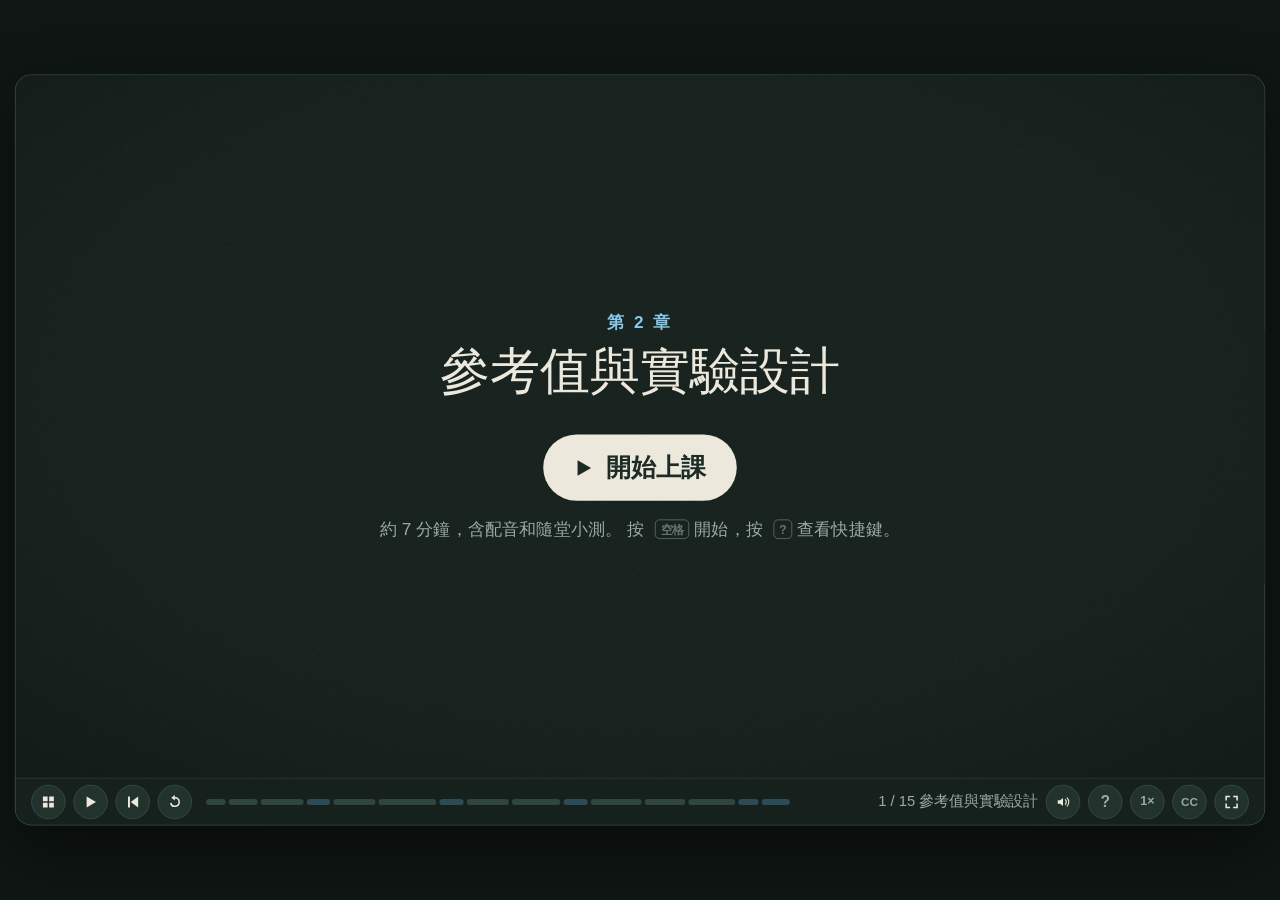
<file: site/nir-pathlength/ch02/index.html>
<!doctype html>
<html lang="zh-Hant">
<head>
<meta charset="utf-8">
<meta name="viewport" content="width=device-width, initial-scale=1">
<title>參考值與實驗設計</title>
<link rel="stylesheet" href="../lib/engine.css">
<link rel="expect" href="#bar" blocking="render"><!-- hold the first frame until the player exists, so the page transition can run -->
</head>
<body>
<script src="../lib/engine.js"></script>
<script src="../lib/zh-hant.js"></script>
<script src="../lib/nirdata.js"></script>
<script src="../lib/nirkit.js"></script>
<script src="audio/zh/timings.js"></script>
<script>
'use strict';
// 第 2 章：參考值與實驗設計。數字來自 analysis/光徑選擇報告.md 的「補充（11/03）」與「資料品質提醒」，
// 由 tools 與 exercises/ch02_reference_design.* 重算核對。
const CHAPTER = { number: 2, title: '參考值與實驗設計', minutes: 7, language: 'zh', next: '../ch03/' };

/* ---------- 參考值 ---------- */
const NAOH_F = 1.07875, NAOH_V = [8.8, 17, 44];
const TITR = NAOH_V.map(v => v * NAOH_F * 0.24);           // 酸度 % = V × f × 0.006 × (100/25) ÷ 10 × 100
const REFS = [                                             // [名稱, 三瓶的值, 顏色]
  ['標示', [3, 5, 10], '#cfcfcf'],
  ['Atago 11/02', [3.32, 4.87, 7.45], '#6fb0ff'],
  ['Atago 11/03', [3.01, 4.12, 6.86], '#a9d0ff'],
  ['滴定', TITR, GOLD],
];
const RATIO_TA = TITR.map((t, i) => t / REFS[2][1][i]);    // 0.76 1.07 1.66
const R2REF = [                                            // 1 mm、n = 4（含水）的 R²：[2258 nm, 1670 nm]
  ['標示', 0.9955, 0.9983], ['滴定', 0.9898, 0.9866], ['Atago 11/03', 0.9555, 0.9633], ['Atago 11/02', 0.9342, 0.9448],
];
const REFC = { '標示': REFS[0][2], 'Atago 11/02': REFS[1][2], 'Atago 11/03': REFS[2][2], '滴定': GOLD };
const BOTTLES = ['標示 3%', '標示 5%', '標示 10%'];
const SIM = { A: 6.7, B: 3.1 };                            // 斜率相對標準差 %（蒙地卡羅，填樣誤差 5%，見練習第 5 節）

/* ---------- beats ---------- */
const BEATS = [
  ['intro', '參考值與實驗設計', (m, D) => {
    const g = G(scene, { o: 0, y: 24 });
    T(g, '第 2 章 · 近紅外光譜定量醋酸', { x: 800, y: 320, size: 30, fill: COL.dim, anchor: 'middle' });
    T(g, '參考值與實驗設計', { x: 800, y: 440, size: 96, weight: 700, anchor: 'middle' });
    tw(g, { o: 1, y: 0 }, .2, 1.1, out);
    const r = T(scene, '橫軸的數字，可靠嗎？', { x: 800, y: 560, size: 42, fill: GOLD, anchor: 'middle', o: 0 });
    show(r, m('sub'));
    tw(g, { o: 0, y: -24 }, D - .9, .8); hide(r, D - .9, .8);
  }],

  ['recap', '校正線的兩個軸', (m) => {
    const p = panel(0);
    nTitle(p, '校正線：橫軸是參考值');
    const P = nPlot(p, [150, 170, 760, 420], [0, 8], [0, 10],
      { xt: [0, 2, 4, 6, 8], xl: '參考值 %', yt: [0, 2, 4, 6, 8, 10], yl: '光譜訊號（二階導數 ×10⁻³）', t0: m('axes') - .4 });
    const yhat = x => FIT1.icpt + FIT1.slope * x;
    nCurve(P, [0, 8], [yhat(0), yhat(8)], COL.dim, m('axes') + .6, 1, 3, { 'stroke-dasharray': '10 8' });
    CONC.forEach((c, i) => nDot(P.g, P.px(c), P.py(D2K[i]), 11, SAMPC[i], m('axes') + .8 + i * .3));
    CONC.forEach((c, i) => {
      if (!i) return;
      const e = path(P.g, `M${P.px(c - 1.1)} ${P.py(D2K[i])}H${P.px(c + 1.1)}M${P.px(c - 1.1)} ${P.py(D2K[i]) - 10}v20M${P.px(c + 1.1)} ${P.py(D2K[i]) - 10}v20`,
        { stroke: BADC, 'stroke-width': 3, fill: 'none' }, { o: 0 });
      show(e, m('err') + .3 + i * .3);
    });
    nText(p, '橫軸不準 → 斜率與預測都跟著錯', 530, 650, m('err') + 1.2, { size: 28, fill: BADC, anchor: 'middle', weight: 700 });
    [['標示', '瓶上印的酸度'], ['Atago 酸度計', '以導電度換算'], ['手動滴定', 'NaOH 中和']].forEach(([a, b], i) => {
      const g = G(p, { o: 0, x: 30 });
      const c = [REFS[0][2], REFS[1][2], GOLD][i];
      mk('rect', { x: 1010, y: 200 + i * 140, width: 470, height: 110, rx: 14, fill: 'none', stroke: c, 'stroke-width': 3 }, g);
      T(g, a, { x: 1040, y: 248 + i * 140, size: 32, weight: 700, fill: c });
      T(g, b, { x: 1040, y: 288 + i * 140, size: 24, fill: COL.dim });
      tw(g, { o: 1, x: 0 }, m('three') + 1 + i * 1.3, .6, out);
    });
  }],

  ['titr', '滴定怎麼算', (m) => {
    const p = panel(0);
    nTitle(p, '手動滴定：從 mL 到 %');
    const step = (x, top, bot, t0, c = COL.chalk) => {
      const g = G(p, { o: 0, y: 16 });
      mk('rect', { x: x - 120, y: 170, width: 240, height: 150, rx: 16, fill: 'none', stroke: c, 'stroke-width': 3 }, g);
      T(g, top, { x, y: 236, size: 34, weight: 700, anchor: 'middle', fill: c });
      T(g, bot, { x, y: 282, size: 24, anchor: 'middle', fill: COL.dim });
      tw(g, { o: 1, y: 0 }, t0, .6, out); return g;
    };
    const arrow = (x, t0) => { const g = G(p, { o: 0 }); path(g, `M${x - 40} 245H${x + 26}`, { stroke: COL.dim, 'stroke-width': 4 }); nArrowHead(g, x + 40, 245, 'r', COL.dim, 16); show(g, t0); };
    step(260, '10 mL 醋', '取樣', m('dil'));
    arrow(450, m('dil') + .8); step(640, '→ 100 mL', '稀釋 10 倍', m('dil') + 1.2);
    arrow(830, m('ali')); step(1020, '取 25 mL', '1/4 的稀釋液', m('ali') + .4);
    arrow(1210, m('ali') + 1.2); step(1390, 'NaOH V mL', '滴到終點', m('ali') + 1.6, GOLD);
    nText(p, '每 mL 0.1 N NaOH ≙ 0.006 g 醋酸　　力價 f = 1.0788', 800, 400, m('eq'), { size: 28, anchor: 'middle' });
    nText(p, '酸度（g/100 mL）= V × f × 0.006 × 4 ÷ 10 × 100 = V × f × 0.24', 800, 460, m('eq') + 3, { size: 32, anchor: 'middle', weight: 700, fill: GOLD });
    BOTTLES.forEach((b, i) => {
      const y = 560 + i * 52, t0 = m('calc') + .4 + i * 1.6;
      nText(p, b, 430, y, t0, { size: 28, fill: COL.dim });
      nText(p, NAOH_V[i] + ' mL', 720, y, t0 + .3, { size: 28, anchor: 'end' });
      nText(p, '→', 800, y, t0 + .5, { size: 28, anchor: 'middle', fill: COL.dim });
      nText(p, TITR[i].toFixed(2) + ' %', 1000, y, t0 + .7, { size: 30, anchor: 'end', fill: GOLD, weight: 700 });
    });
  }],

  ['q1', '小測驗', () => {}, { ask: done => quiz({ x: 1070, y: 470, w: 500, cls: 'side' }, [{
    id: 'c-titr', prompt: ['若某瓶醋用了 20 mL NaOH（f = 1.0788），酸度是多少 %？（四捨五入到小數第一位）'],
    build: blanks([{ parts: ['酸度 = ', { box: '5.2' }, ' %'], why: '20 × 1.0788 × 0.24 = 5.18，約 5.2 %。', hint: '酸度 = V × f × 0.24。' }]),
  }], done) }],

  ['compare', '三種參考值', (m) => {
    const p = panel(0);
    nTitle(p, '同一瓶醋，三種參考值');
    const P = nPlot(p, [150, 170, 900, 430], [-.5, 2.5], [0, 12], { yt: [0, 2, 4, 6, 8, 10, 12], yl: '酸度 %', t0: m('bars') - .4 });
    const [, by, , bh] = P.box;
    BOTTLES.forEach((b, i) => {
      nText(p, b, P.px(i), by + bh + 36, m('bars') - .2, { size: 26, anchor: 'middle', weight: 600 });
      REFS.forEach(([nm, vals, c], k) => {
        const x = P.px(i) + (k - 1.5) * 58, t0 = m('bars') + .4 + k * .7 + i * .15;
        nBar(P.g, x, 46, P.py(0), P.py(vals[i]), c, t0);
        nText(p, vals[i].toFixed(vals[i] >= 10 ? 1 : 2), x, P.py(vals[i]) - 10, t0 + .6, { size: 18, anchor: 'middle', fill: c });
      });
    });
    nLegend(p, REFS.map(([nm, , c]) => [nm, c]), 1120, 230, m('bars') + 1, 24);
    const hl = (i, t0, color) => { const e = mk('rect', { x: P.px(i) - 140, y: by - 10, width: 280, height: bh + 10, rx: 10, fill: 'none', stroke: color, 'stroke-width': 3 }, P.g); put(e, { o: 0 }); tw(e, { o: 1 }, t0, .4); hide(e, t0 + 5, .4); };
    hl(0, m('low'), GOLD); hl(2, m('high'), GOLD);
    nText(p, '滴定 2.28 % 低於 Atago', 1120, 420, m('low') + .5, { size: 24, fill: GOLD });
    nText(p, '10% 瓶：滴定 11.39 %', 1120, 470, m('high') + .5, { size: 24, fill: GOLD });
    nText(p, 'Atago 只讀到 6.9–7.5 %', 1120, 504, m('high') + 1.2, { size: 24, fill: GOLD });
    nText(p, '兩天的 Atago 相差 8–15 %', 1120, 570, m('rep'), { size: 26, fill: REFS[1][2], weight: 700 });
  }],

  ['ratio', '比值判斷', (m) => {
    const p = panel(0);
    nTitle(p, '用比值區分：比例誤差？還是不是？');
    const P = nPlot(p, [150, 200, 560, 380], [-.5, 2.5], [0, 2], { yt: [0, .5, 1, 1.5, 2], yf: v => String(v), yl: '滴定 ÷ Atago(11/03)', t0: m('ratio') - .4 });
    const [, by, , bh] = P.box;
    BOTTLES.forEach((b, i) => {
      nText(p, b, P.px(i), by + bh + 34, m('ratio') - .2, { size: 24, anchor: 'middle' });
      nBar(P.g, P.px(i), 90, P.py(0), P.py(RATIO_TA[i]), GOLD, m('ratio') + .6 + i * .9);
      nText(p, RATIO_TA[i].toFixed(2), P.px(i), P.py(RATIO_TA[i]) - 12, m('ratio') + 1.2 + i * .9, { size: 26, anchor: 'middle', weight: 700, fill: GOLD });
    });
    nHLine(P, 1.05, OKC, m('prop'));
    nText(p, '虛線：若是力價錯，三瓶比值相同', P.box[0] + 12, P.py(1.95), m('prop') + .4, { size: 22, fill: OKC, weight: 600 });
    const x = nText(p, '✗ 比值一路變大 → 不是力價問題', 150, 680, m('not'), { size: 28, fill: BADC, weight: 700 });
    // 右：滴定 vs Atago 散布
    const Q = nPlot(p, [900, 200, 560, 380], [0, 12], [0, 12], { xt: [0, 4, 8, 12], xl: 'Atago %', yt: [0, 4, 8, 12], yl: '滴定 %', t0: m('ratio') + 1 });
    nCurve(Q, [0, 12], [0, 12], COL.dim, m('ratio') + 1.4, .8, 2, { 'stroke-dasharray': '8 6' });
    nText(p, 'y = x', Q.px(11.2), Q.py(11.2) + 34, m('ratio') + 2, { size: 20, fill: COL.dim, anchor: 'end' });
    REFS[2][1].forEach((a, i) => nDot(Q.g, Q.px(a), Q.py(TITR[i]), 11, GOLD, m('ratio') + 2.4 + i * .4));
    nCurve(Q, [0, 12], [0, 12 * 1.05], OKC, m('prop') + 1, .8, 2.5);
    nText(p, '力價錯：仍是直線', Q.px(8.5), Q.py(8.5 * 1.05) + 44, m('prop') + 1.6, { size: 20, fill: OKC, anchor: 'middle' });
    nText(p, 'Atago 以導電度換算；弱酸的導電度', 900, 680, m('why'), { size: 24, fill: COL.chalk });
    nText(p, '不與濃度成正比（可能原因，需查型號說明書）', 900, 716, m('why') + .4, { size: 24, fill: COL.dim });
  }],

  ['q2', '小測驗', () => {}, { ask: done => quiz({ x: 330, y: 130, w: 940, cls: 'side' }, [{
    id: 'c-prop', prompt: ['若 NaOH 力價高估了 5 %，三瓶的滴定值會怎樣？'],
    build: choice([['都偏高 5 %，彼此比值不變，校正線的線性不受影響'], ['只有高濃度那瓶偏高'], ['三瓶偏差不同，線性變差']], 0,
      '力價是乘在每一瓶上的同一個係數，屬於比例誤差：只改變絕對值與斜率，不改變線性。',
      [null, '力價對三瓶都一樣，不會只影響高濃度。', '同一個係數乘上去，三瓶偏差的「倍數」相同，線性不變。']),
  }], done) }],

  ['nir', '光譜站哪邊', (m) => {
    const p = panel(0);
    nTitle(p, '1 mm 光譜對各參考值的線性');
    const P = nPlot(p, [170, 190, 900, 420], [-.5, 3.5], [.9, 1], { yt: [.9, .92, .94, .96, .98, 1], yf: v => v.toFixed(2), yl: 'R²（n = 4，含水）', t0: m('r2') - .4 });
    const [, by, , bh] = P.box;
    R2REF.forEach(([nm, a, b], i) => {
      const c = REFC[nm], t0 = i < 2 ? m('best') + i * .7 : m('worst') + (i - 2) * .7;
      nText(p, nm, P.px(i), by + bh + 36, m('r2') + .3, { size: 24, anchor: 'middle', fill: c, weight: 600 });
      nBar(P.g, P.px(i) - 40, 64, P.py(.9), P.py(a), c, t0);
      nBar(P.g, P.px(i) + 40, 64, P.py(.9), P.py(b), c, t0 + .3, .8, { 'fill-opacity': .55 });
      nText(p, a.toFixed(3), P.px(i) - 40, P.py(a) - 10, t0 + .7, { size: 18, anchor: 'middle', fill: c });
      nText(p, b.toFixed(3), P.px(i) + 40, P.py(b) - 10, t0 + 1, { size: 18, anchor: 'middle', fill: c });
    });
    nText(p, '深色：2258 nm', 1130, 250, m('two'), { size: 24, weight: 700 });
    nText(p, '淺色：1670 nm', 1130, 290, m('two') + .3, { size: 24, fill: COL.dim, weight: 700 });
    nText(p, '兩個獨立吸收帶，結論一致', 1130, 340, m('two') + .8, { size: 24, fill: OKC });
    nText(p, 'n = 4、每瓶只填一次：', 1130, 450, m('caution'), { size: 24, fill: BADC, weight: 700 });
    nText(p, '只是「一致的跡象」，', 1130, 488, m('caution') + .4, { size: 24 });
    nText(p, '不是統計證明', 1130, 526, m('caution') + .4, { size: 24 });
  }],

  ['repro', '重複性與填樣', (m) => {
    const p = panel(0);
    nTitle(p, '儀器穩定，誤差來自填樣');
    const P = nPlot(p, [130, 150, 880, 450], [1340, 2550], [0, 1.6],
      { xt: [1400, 1600, 1800, 2000, 2200, 2400], xl: 'nm', yt: [0, .4, .8, 1.2, 1.6], yl: '吸光度（0.25 mm）', t0: .2 });
    nCurve(P, WL, NIR.A['0.25'][0], SAMPC[0], m('rep') - .2, 1.2, 3);
    nCurve(P, WL, NIR.A_water025_rep2, COL.chalk, m('rep') + 1, 1.2, 1.5, { 'stroke-dasharray': '6 5' });
    nLegend(p, [['水（第 1 次）', SAMPC[0]], ['水（第 2 次）', COL.chalk]], 1060, 190, m('rep') + .5, 22);
    nText(p, '兩次差的均方根 = 0.0012 AU', 1060, 290, m('rep') + 2.5, { size: 24, fill: OKC, weight: 700 });
    nCurve(P, WL, NIR.A['0.25'][2], SAMPC[2], m('fill'), 1.2, 3);
    nLegend(p, [['4.87%（0.25 mm）', SAMPC[2]]], 1060, 360, m('fill') + .3, 22);
    const i40 = WL.findIndex(w => w > 1935);
    const ar = path(P.g, `M${P.px(WL[i40])} ${P.py(NIR.A['0.25'][0][i40]) - 4}V${P.py(NIR.A['0.25'][2][i40]) + 4}`, { stroke: BADC, 'stroke-width': 4 }, { o: 0 });
    show(ar, m('fill') + 1.4);
    nText(p, '水帶縮小約 15 %', P.px(WL[i40]) + 16, P.py(1.2), m('fill') + 1.8, { size: 24, fill: BADC, weight: 700 });
    nText(p, '醋 ≈ 水，水帶不該少這麼多', 1060, 440, m('cause'), { size: 24 });
    nText(p, '→ 填樣或光徑誤差', 1060, 476, m('cause') + .6, { size: 24, fill: BADC });
    nText(p, '同樣差 0.04 mm（舉例）：', 1060, 560, m('inv'), { size: 24, fill: COL.dim });
    nText(p, '0.25 mm → 16 %　1 mm → 4 %', 1060, 598, m('inv') + .6, { size: 26, fill: GOLD, weight: 700 });
  }],

  ['q3', '小測驗', () => {}, { ask: done => quiz({ x: 990, y: 130, w: 580, cls: 'side' }, [{
    id: 'c-source', prompt: ['水重複量測只差 0.0012 AU，但 4.87% 的水帶少了約 15 %。誤差主要來自？'],
    build: choice([['儀器雜訊'], ['填樣或光徑的誤差'], ['醋酸濃度的效應']], 1,
      '儀器本身很穩，同一樣品重複量測只差 0.0012 AU；水帶整體縮小，最可能是樣品槽的實際厚度或填樣不同。',
      ['儀器雜訊只有 0.0012 AU，遠小於 15 % 的變化。', null, '醋的主成分是水；而且 7.45% 的水帶沒有縮小，濃度效應解釋不了。']),
  }], done) }],

  ['titfix', '改進滴定', (m) => {
    const p = panel(0);
    nTitle(p, '滴定可以怎麼改進？');
    [['用 KHP 標定 NaOH', 'NaOH 會吸濕、吸 CO₂，不是一級標準品', 'f1'],
     ['每瓶三重複＋空白試驗', '目前每瓶只滴一次、沒扣空白', 'f2'],
     ['10% 瓶改取 10 mL 稀釋液', '44 mL 接近 50 mL 滴定管；改後約 17.6 mL', 'f3'],
     ['分清 w/v 與 w/w', '量的是體積；醋密度約 1.01，差異 < 2 %', 'f4']].forEach(([a, b, mark], i) => {
      const g = G(p, { x: -16, y: 230 + i * 125, o: 0 });
      mk('circle', { cx: 200, cy: -12, r: 28, fill: OKC }, g);
      T(g, '✓', { x: 200, y: -1, size: 30, fill: COL.board, weight: 800, anchor: 'middle' });
      T(g, a, { x: 260, size: 36, weight: 700 });
      T(g, b, { x: 260, y: 42, size: 24, fill: COL.dim });
      tw(g, { o: 1, x: 0 }, m(mark), .6);
    });
  }],

  ['design', '下一次的實驗', (m) => {
    const p = panel(0);
    nTitle(p, '設計下一次的實驗（1 mm）');
    // 現況 4 × 1
    nText(p, '現在：4 濃度 × 1 次 = 4 次', 360, 190, m('now'), { size: 28, anchor: 'middle', weight: 700, fill: COL.dim });
    CONC.forEach((c, i) => nDot(p, 180 + i * 120, 290, 18, SAMPC[i], m('now') + .5 + i * .25));
    CONC.forEach((c, i) => nText(p, c + '%', 180 + i * 120, 345, m('now') + .8, { size: 20, anchor: 'middle', fill: COL.dim }));
    // 建議 8 × 3
    nText(p, '建議：8 濃度 × 3 次 = 24 次', 1120, 190, m('next'), { size: 28, anchor: 'middle', weight: 700, fill: OKC });
    for (let c = 0; c < 8; c++) {
      nText(p, c + '%', 820 + c * 86, 440, m('next') + .6, { size: 20, anchor: 'middle', fill: COL.dim });
      for (let r = 0; r < 3; r++) {
        const t0 = r === 0 ? m('next') + .5 + c * .15 : m('rep3') + .3 + (r - 1) * .5 + c * .05;
        nDot(p, 820 + c * 86, 250 + r * 60, 16, `hsl(${255}, ${40 + c * 7}%, ${82 - c * 4}%)`, t0);
      }
    }
    nText(p, '同一瓶醋稀釋　·　每個濃度重新填樣 3 次', 1120, 490, m('rep3') + .6, { size: 22, anchor: 'middle', fill: COL.dim });
    nText(p, '參考值：KHP 標定、三重複的滴定', 1120, 540, m('ref'), { size: 26, anchor: 'middle', fill: GOLD, weight: 700 });
    // 模擬：斜率不確定度
    nText(p, '模擬：斜率的相對不確定度（填樣誤差 5 %）', 150, 620, m('sim'), { size: 24, fill: COL.chalk });
    [['現在', SIM.A, BADC], ['建議', SIM.B, OKC]].forEach(([nm, v, c], i) => {
      const y = 670 + i * 50;
      nText(p, nm, 150, y + 9, m('sim') + .3 + i * .8, { size: 24, fill: c });
      const b = mk('rect', { x: 240, y: y - 14, width: 0, height: 28, fill: c }, p);
      tw(b, { a_width: v * 80 }, m('sim') + .5 + i * .8, .7, out);
      nText(p, v.toFixed(1) + ' %', 250 + v * 80, y + 9, m('sim') + 1 + i * .8, { size: 24, fill: c, weight: 700 });
    });
    nText(p, '約減半', 1000, 705, m('sim') + 2.6, { size: 34, fill: GOLD, weight: 800 });
  }],

  ['wrap', '總結', (m) => {
    const p = panel(0);
    nTitle(p, '總結');
    [['參考值的誤差，就是模型的誤差。', 'w1'], ['用比值區分比例誤差與非比例誤差。', 'w2'],
     ['儀器很穩，誤差主要來自填樣：要重複填樣。', 'w3'], ['同瓶稀釋、8 濃度 × 3 次、KHP 標定的滴定。', 'w4']].forEach(([str, mark], i) => {
      const g = G(p, { x: -16, y: 230 + i * 120, o: 0 });
      mk('circle', { cx: 200, cy: -12, r: 28, fill: GOLD }, g);
      T(g, String(i + 1), { x: 200, y: -1, size: 32, fill: COL.board, weight: 700, anchor: 'middle' });
      T(g, str, { x: 260, size: 38, weight: 600 });
      tw(g, { o: 1, x: 0 }, m(mark), .6);
    });
    nText(p, '下一步：做練習，再用 R 或 Python 模擬兩種實驗設計', 800, 740, m('end'), { size: 30, fill: GOLD, anchor: 'middle' });
  }],

  ['final1', '本章練習', () => { panel(0); }, { ask: done => quiz(SCREEN, [{
    id: 'p-aliquot', prompt: ['10% 瓶取 25 mL 稀釋液時用了 44 mL NaOH。若改取 10 mL 稀釋液，約需多少 mL？'],
    build: blanks([{ parts: ['約 ', { box: '17.6' }, ' mL'], why: '用量與取樣體積成正比：44 × 10 ÷ 25 = 17.6 mL，落在 50 mL 滴定管的舒適範圍。', hint: '44 × (10 ÷ 25) = ?' }]),
  }, {
    id: 'p-ratio', prompt: ['另一組資料：滴定 ÷ 參考值 = 1.05、1.05、1.05。這最像哪一種誤差？'],
    build: choice([['比例誤差（例如 NaOH 力價算錯）'], ['參考方法在高濃度讀低'], ['填樣誤差']], 0,
      '三瓶差同一個倍數，正是比例誤差的特徵；它不影響線性。',
      [null, '若高濃度讀低，比值會隨濃度改變，不會三瓶都一樣。', '填樣誤差是每次隨機的，不會讓三瓶剛好差同一個倍數。']),
  }, {
    id: 'p-kind', prompt: ['把每一種誤差分類：'],
    build: grid([
      { parts: ['NaOH 力價算錯'], ans: ['prop'], why: '同一個係數乘在每一瓶上。' },
      { parts: ['把 w/v 當成 w/w（密度固定）'], ans: ['prop'], why: '每瓶都除以同一個密度。' },
      { parts: ['酸度計在高濃度讀低'], ans: ['non'], why: '偏差隨濃度改變。' },
      { parts: ['某次填樣有氣泡'], ans: ['non'], why: '只影響那一次，隨機出現。' },
    ], [['prop', '比例誤差'], ['non', '非比例誤差']], { multi: false, text: true }),
  }], done, '本章練習') }],

  ['finish', '完成', () => { panel(0); }, { ask: finishCard }],
].map(([id, title, run, extra]) => ({ id, title, run, ...extra }));

boot();
</script>
</body>
</html>
</file>
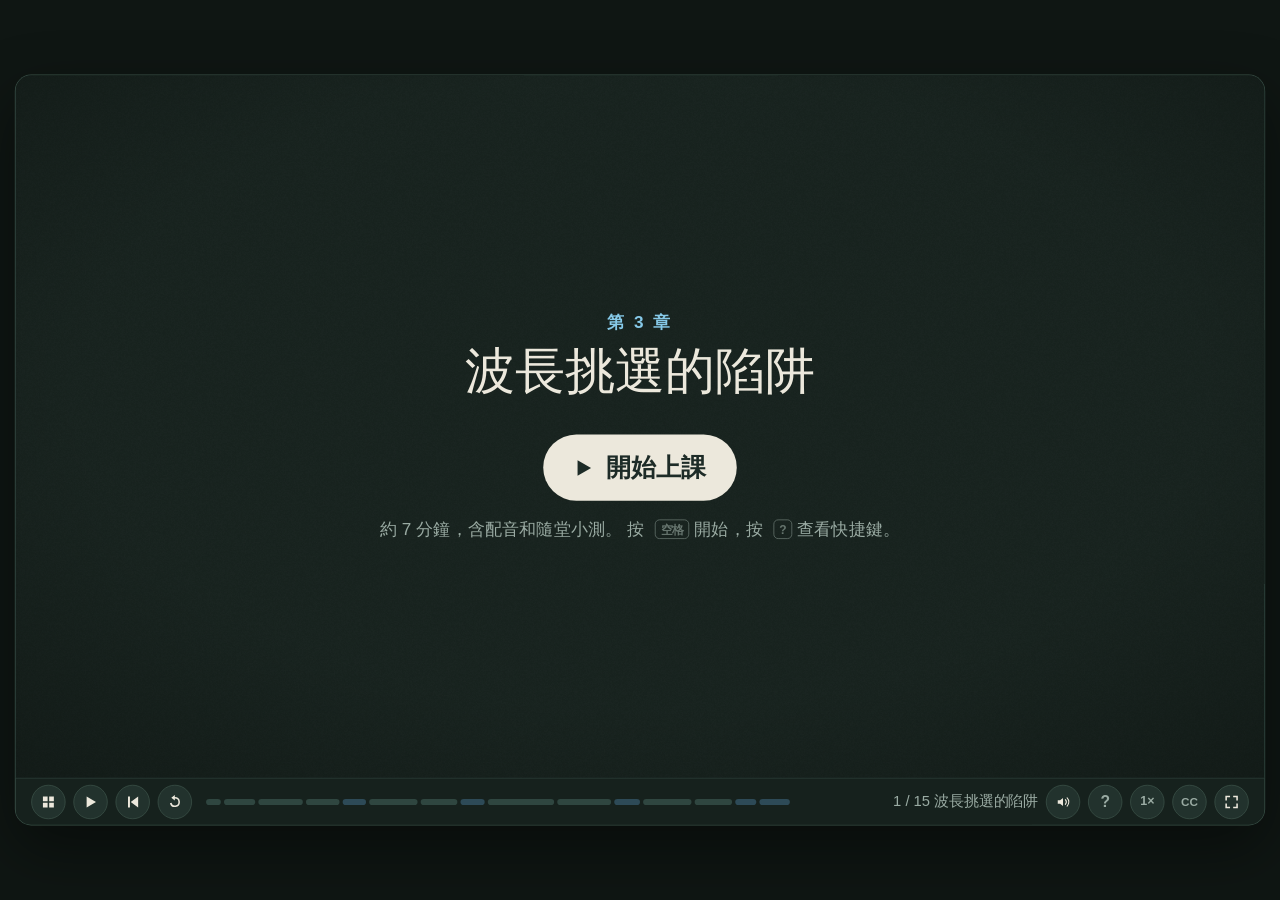
<file: site/nir-pathlength/ch03/index.html>
<!doctype html>
<html lang="zh-Hant">
<head>
<meta charset="utf-8">
<meta name="viewport" content="width=device-width, initial-scale=1">
<title>波長挑選的陷阱</title>
<link rel="stylesheet" href="../lib/engine.css">
<link rel="expect" href="#bar" blocking="render"><!-- hold the first frame until the player exists, so the page transition can run -->
</head>
<body>
<script src="../lib/engine.js"></script>
<script src="../lib/zh-hant.js"></script>
<script src="../lib/nirdata.js"></script>
<script src="../lib/nirkit.js"></script>
<script src="../lib/ch03data.js"></script>
<script src="audio/zh/timings.js"></script>
<script>
'use strict';
// 第 3 章：波長挑選的陷阱。延伸報告「判斷流程」第 2 步：n = 4 時從 142 個波長挑相關最高的，一定會挑到假訊號。
// 數字全由 tools/nir-pathlength/make_data_ch03.py 算出（lib/ch03data.js，無亂數），與 exercises/ch03_wavelength_pitfall.* 一致。
const CHAPTER = { number: 3, title: '波長挑選的陷阱', minutes: 7, language: 'zh', next: '../ch04/' };

/* ---------- 本章數據 ---------- */
const W3 = CH3.wl, R3 = CH3.r2, U3 = CH3.usable;
const SHF = CH3.shuffle;                                    // 24 種排列
const SH_BEST = SHF.map(s => ({ v: s.best, t: s.true })).sort((a, b) => a.v - b.v);
const SH_FIX = SHF.map(s => ({ v: s.fixed, t: s.true })).sort((a, b) => a.v - b.v);
const CV = CH3.rmsecv;                                     // outside 0.432, inside 2.579, fixed 2.182
const PICKC = '#ff9fb0', FIXC = OKC;                       // 挑出來的（粉紅）／事先固定的（綠）
function nRuns(mask, want) {                               // mask 中連續為 want 的波段 [w0, w1]
  const out = [];
  for (let i = 0; i < mask.length; i++) {
    if (mask[i] !== want) continue;
    let j = i; while (j + 1 < mask.length && mask[j + 1] === want) j++;
    out.push([W3[Math.max(0, i - 1)] * .5 + W3[i] * .5, W3[Math.min(W3.length - 1, j + 1)] * .5 + W3[j] * .5]); i = j;
  }
  return out;
}
const r2Plot = (p, t0) => nPlot(p, [150, 170, 1000, 440], [1340, 2550], [0, 1],
  { xt: [1400, 1600, 1800, 2000, 2200, 2400], xl: 'nm', yt: [0, .2, .4, .6, .8, 1], yf: v => v.toFixed(1), yl: 'R²（二階導數 vs 濃度，1 mm）', t0 });
const wlx = w => W3.reduce((b, v, i) => Math.abs(v - w) < Math.abs(W3[b] - w) ? i : b, 0);

/* ---------- beats ---------- */
const BEATS = [
  ['intro', '波長挑選的陷阱', (m, D) => {
    const g = G(scene, { o: 0, y: 24 });
    T(g, '第 3 章 · 近紅外光譜定量醋酸', { x: 800, y: 320, size: 30, fill: COL.dim, anchor: 'middle' });
    T(g, '波長挑選的陷阱', { x: 800, y: 440, size: 96, weight: 700, anchor: 'middle' });
    tw(g, { o: 1, y: 0 }, .2, 1.1, out);
    const r = T(scene, '142 個波長，挑最好的那一個？', { x: 800, y: 560, size: 42, fill: GOLD, anchor: 'middle', o: 0 });
    show(r, m('sub'));
    tw(g, { o: 0, y: -24 }, D - .9, .8); hide(r, D - .9, .8);
  }],

  ['recap', '142 個波長', (m) => {
    const p = panel(0);
    nTitle(p, '用化學原理選，還是用數據挑？');
    const P = nPlot(p, [150, 170, 900, 400], [1340, 2550], [0, 2.6],
      { xt: [1400, 1600, 1800, 2000, 2200, 2400], xl: 'nm', yt: [0, .5, 1, 1.5, 2, 2.5], yf: v => String(v), yl: '吸光度（1 mm）', t0: .2 });
    NIR.A['1'].forEach((s, i) => nCurve(P, WL, s, SAMPC[i], .4 + i * .2, 1, 2.5));
    const x58 = P.px(2258);
    const mk58 = path(P.g, `M${x58} ${P.box[1]}V${P.box[1] + P.box[3]}`, { stroke: GOLD, 'stroke-width': 4 }, { o: 0 });
    show(mk58, .8);
    nText(p, '2258 nm（C–H 組合帶）', x58 - 12, P.box[1] - 16, 1, { size: 22, fill: GOLD, anchor: 'end', weight: 700 });
    const ticks = G(p, { o: 0 });
    W3.forEach(w => path(ticks, `M${P.px(w)} 660v26`, { stroke: COL.chalk, 'stroke-width': 2 }));
    show(ticks, m('many'));
    nText(p, '142 個波長', P.px(1945), 730, m('many') + .4, { size: 28, anchor: 'middle', weight: 700 });
    nText(p, '每個波長都算 R²，', 1130, 250, m('tempt'), { size: 30 });
    nText(p, '挑最高的？', 1130, 296, m('tempt') + .4, { size: 30, fill: PICKC, weight: 700 });
    nText(p, '樣品只有', 1130, 430, m('n4'), { size: 30, fill: COL.dim });
    nText(p, 'n = 4', 1130, 520, m('n4') + .3, { size: 84, fill: BADC, weight: 800 });
  }],

  ['scan', '逐波長的 R²', (m) => {
    const p = panel(0);
    nTitle(p, '每個波長的 R²（142 個全挑）');
    const P = r2Plot(p, m('curve') - .4);
    nCurve(P, W3, R3, COL.chalk, m('curve'), 2.2, 2.5);
    nHLine(P, .95, COL.dim, m('many'));
    nText(p, '> 0.95：' + CH3.n_r2_over_095 + ' 個波長', 1210, 230, m('many') + .3, { size: 26, weight: 700 });
    const ja = wlx(CH3.pick_all.wl), j58 = wlx(CH3.fixed.wl);
    nDot(P.g, P.px(W3[ja]), P.py(R3[ja]), 11, PICKC, m('top'));
    nDot(P.g, P.px(W3[j58]), P.py(R3[j58]), 11, FIXC, m('top') + 1.2);
    nText(p, '最高：' + Math.round(CH3.pick_all.wl) + ' nm', 1210, 320, m('top') + .3, { size: 26, fill: PICKC, weight: 700 });
    nText(p, 'R² = ' + (Math.floor(CH3.pick_all.r2 * 1000) / 1000).toFixed(3), 1210, 358, m('top') + .6, { size: 26, fill: PICKC });
    nText(p, '2258 nm：R² = ' + CH3.fixed.r2.toFixed(2), 1210, 410, m('top') + 1.4, { size: 24, fill: FIXC });
    nRuns(U3, false).forEach(([a, b]) => nBand(P, a, b, BADC, .16, m('sat')));
    nText(p, '紅色：A ≥ 1.5（飽和）', 1210, 500, m('sat') + .3, { size: 24, fill: BADC, weight: 700 });
    const A = CH3.pick_all.A;
    nText(p, Math.round(CH3.pick_all.wl) + ' nm 的 A：', 1210, 546, m('sat') + .9, { size: 22, fill: COL.dim });
    nText(p, Math.min(...A).toFixed(2) + '–' + Math.max(...A).toFixed(2), 1210, 584, m('sat') + 1.2, { size: 26, fill: BADC });
    nText(p, '→ 本來就該排除', 1210, 626, m('sat') + 1.6, { size: 24, fill: BADC });
  }],

  ['usable', '只在可用波段挑', (m) => {
    const p = panel(0);
    nTitle(p, '只在可用波段裡挑');
    const P = r2Plot(p, .2);
    nCurve(P, W3, R3, COL.dim, .3, .8, 1.5);
    nRuns(U3, true).forEach(([a, b]) => nBand(P, a, b, OKC, .14, m('mask')));
    nText(p, '綠色：4 條光譜都 A < 1.5', 1210, 230, m('mask') + .2, { size: 24, fill: OKC, weight: 700 });
    nText(p, '共 ' + CH3.n_usable + ' 個波長', 1210, 268, m('mask') + .6, { size: 24, fill: OKC });
    const ju = wlx(CH3.pick_use.wl), j58 = wlx(CH3.fixed.wl);
    nDot(P.g, P.px(W3[ju]), P.py(R3[ju]), 11, PICKC, m('best'));
    nDot(P.g, P.px(W3[j58]), P.py(R3[j58]), 9, FIXC, m('best') + .4);
    nText(p, '最高：' + Math.round(CH3.pick_use.wl) + ' nm', 1210, 360, m('best') + .3, { size: 26, fill: PICKC, weight: 700 });
    nText(p, 'R² = ' + CH3.pick_use.r2.toFixed(3), 1210, 398, m('best') + .6, { size: 26, fill: PICKC });
    nText(p, '水帶邊緣，', 1210, 448, m('best') + 2.5, { size: 24, fill: COL.dim });
    nText(p, '不是醋酸的特徵帶', 1210, 482, m('best') + 2.8, { size: 24, fill: COL.dim });
    nText(p, '真的訊號？', 1210, 580, m('q'), { size: 34, fill: GOLD, weight: 700 });
    nText(p, '還是碰巧？', 1210, 628, m('q') + .5, { size: 34, fill: GOLD, weight: 700 });
  }],

  ['q1', '小測驗', () => {}, { ask: done => quiz({ x: 330, y: 130, w: 940, cls: 'side' }, [{
    id: 'c-meaning', prompt: ['只有 4 個樣品、88 個候選波長，挑出的最高 R² = 0.996。這代表？'],
    build: choice([['這個波長一定和醋酸濃度有關'], ['不一定：候選很多、點很少，碰巧也可能很高'], ['R² 最高，預測一定最準，直接採用']], 1,
      '4 個點、88 個候選，總有幾個波長會碰巧排得很直；要先檢查，才能下結論。',
      ['有可能有關，但光憑「挑出來的最大 R²」無法判斷。', null, 'R² 是用同樣 4 個點算的，不等於預測新樣品的能力。']),
  }], done) }],

  ['shuffle', '打亂標籤', (m) => {
    const p = panel(0);
    nTitle(p, '檢查：把濃度標籤打亂');
    // 範例：標籤打亂
    nText(p, '真正的標籤', 1150, 220, m('perm'), { size: 22, fill: COL.dim });
    nText(p, '0 · 3.32 · 4.87 · 7.45', 1150, 258, m('perm') + .2, { size: 26, fill: GOLD });
    nText(p, '打亂後（例）', 1150, 312, m('perm') + 1, { size: 22, fill: COL.dim });
    nText(p, '4.87 · 0 · 7.45 · 3.32', 1150, 350, m('perm') + 1.2, { size: 26, fill: PICKC });
    nText(p, '4! = 24 種排列，1 種正確', 1150, 410, m('perm') + 2.4, { size: 26, weight: 700 });
    const P = nPlot(p, [150, 200, 900, 420], [-.5, 23.5], [0, 1],
      { yt: [0, .2, .4, .6, .8, 1], yf: v => v.toFixed(1), yl: '從 88 個波長挑出的最高 R²', t0: m('run') - .4 });
    nText(p, '24 種排列（由低到高）', 600, 670, m('run'), { size: 22, fill: COL.dim, anchor: 'middle' });
    SH_BEST.forEach((s, i) => nBar(P.g, P.px(i), 26, P.py(0), P.py(s.v), s.t ? GOLD : PICKC, m('run') + .6 + i * .12, .5));
    nHLine(P, .9, COL.chalk, m('line'));
    nText(p, '0.9', P.box[0] + P.box[2] + 10, P.py(.9) + 8, m('line'), { size: 20, fill: COL.chalk });
    nText(p, '金色：正確的排列', 1150, 480, m('run') + 1, { size: 22, fill: GOLD });
    nText(p, '錯誤的 23 種裡', 1150, 540, m('line') + .5, { size: 26 });
    nText(p, CH3.wrong_best_over_09 + ' 種 R² > 0.9', 1150, 590, m('line') + .9, { size: 40, fill: PICKC, weight: 800 });
    nText(p, '高 R² 是挑出來的', 1150, 660, m('why') + 1.5, { size: 28, fill: BADC, weight: 700 });
  }],

  ['fixed', '事先固定波長', (m) => {
    const p = panel(0);
    nTitle(p, '若事先固定在 2258 nm');
    const P = nPlot(p, [150, 200, 900, 420], [-.5, 23.5], [0, 1],
      { yt: [0, .2, .4, .6, .8, 1], yf: v => v.toFixed(1), yl: '2258 nm 的 R²', t0: m('bars') - .4 });
    nText(p, '同樣 24 種排列（由低到高）', 600, 670, m('bars'), { size: 22, fill: COL.dim, anchor: 'middle' });
    SH_FIX.forEach((s, i) => nBar(P.g, P.px(i), 26, P.py(0), P.py(Math.max(s.v, .004)), s.t ? GOLD : FIXC, m('bars') + .4 + i * .1, .5));
    nHLine(P, .9, COL.chalk, m('bars') + .2);
    nText(p, '0.9', P.box[0] + P.box[2] + 10, P.py(.9) + 8, m('bars') + .2, { size: 20, fill: COL.chalk });
    nText(p, '錯誤的 23 種裡', 1150, 260, m('one'), { size: 26 });
    nText(p, CH3.wrong_fixed_over_09 + ' 種 R² > 0.9', 1150, 310, m('one') + .4, { size: 40, fill: FIXC, weight: 800 });
    nText(p, '對照：從 88 個挑', 1150, 400, m('one') + 1.6, { size: 24, fill: COL.dim });
    nText(p, CH3.wrong_best_over_09 + ' 種 R² > 0.9', 1150, 440, m('one') + 1.9, { size: 28, fill: PICKC, weight: 700 });
    nText(p, '事先固定：R² 才有意義', 1150, 560, m('lesson'), { size: 28, fill: FIXC, weight: 700 });
    nText(p, '事後挑選：幾乎總能湊到', 1150, 604, m('lesson') + 2, { size: 26, fill: PICKC });
  }],

  ['q2', '小測驗', () => {}, { ask: done => quiz({ x: 330, y: 130, w: 940, cls: 'side' }, [{
    id: 'c-why', prompt: ['濃度標籤都打亂了，為什麼還常常挑得到 R² > 0.9 的波長？'],
    build: choice([['光譜裡真的有醋酸的訊號'], ['從 88 個波長裡取最大值，只有 4 個點時很容易碰巧排成直線'], ['儀器雜訊太大']], 1,
      '每多一個候選波長，就多一次碰巧的機會；4 個點又很容易排成直線，最大值自然很高。',
      ['標籤已經錯了，真正的訊號反而會被打亂。', null, '儀器很穩（第 2 章：0.0012 AU）；問題出在「挑最大值」這個動作。']),
  }], done) }],

  ['loo', '交叉驗證放哪裡', (m) => {
    const p = panel(0);
    nTitle(p, '挑波長這一步，放在交叉驗證的哪裡？');
    const box = (x, y, w, str, c, t0) => {
      const g = G(p, { o: 0, y: 10 });
      mk('rect', { x, y, width: w, height: 64, rx: 12, fill: 'none', stroke: c, 'stroke-width': 3 }, g);
      T(g, str, { x: x + w / 2, y: y + 42, size: 24, anchor: 'middle', fill: c, weight: 600 });
      tw(g, { o: 1, y: 0 }, t0, .5, out);
    };
    const arr = (x, y, t0) => { const g = G(p, { o: 0 }); path(g, `M${x} ${y}h40`, { stroke: COL.dim, 'stroke-width': 3 }); nArrowHead(g, x + 52, y, 'r', COL.dim, 14); show(g, t0); };
    nText(p, 'A', 130, 222, m('out'), { size: 32, weight: 800, fill: BADC });
    box(170, 180, 300, '用 4 點挑好 1862 nm', BADC, m('out') + .2); arr(486, 212, m('out') + .7);
    box(550, 180, 300, '再做留一交叉驗證', BADC, m('out') + 1);
    nText(p, 'B', 130, 332, m('in'), { size: 32, weight: 800, fill: GOLD });
    box(170, 290, 300, '每一輪：用 3 點挑', GOLD, m('in') + 3); arr(486, 322, m('in') + 3.5);
    box(550, 290, 300, '預測留下的那一點', GOLD, m('in') + 3.8);
    nText(p, 'C', 130, 442, m('fix'), { size: 32, weight: 800, fill: FIXC });
    box(170, 400, 300, '事先固定 2258 nm', FIXC, m('fix') + .2); arr(486, 432, m('fix') + .6);
    box(550, 400, 300, '留一交叉驗證', FIXC, m('fix') + .8);
    // 右：RMSECV 長條
    const P = nPlot(p, [1010, 180, 480, 330], [-.5, 2.5], [0, 3], { yt: [0, 1, 2, 3], yl: 'RMSECV %', t0: m('out') + 1.5 });
    const [, by, , bh] = P.box;
    [['A', CV.outside, BADC, m('out') + 2], ['B', CV.inside, GOLD, m('in') + 5], ['C', CV.fixed, FIXC, m('fix') + 1.5]].forEach(([nm, v, c, t0], i) => {
      nText(p, nm, P.px(i), by + bh + 36, t0, { size: 26, anchor: 'middle', fill: c, weight: 800 });
      nBar(P.g, P.px(i), 90, P.py(0), P.py(v), c, t0);
      nText(p, v.toFixed(2) + ' %', P.px(i), P.py(v) - 12, t0 + .6, { size: 24, anchor: 'middle', fill: c, weight: 700 });
    });
    nText(p, 'A 的 0.43 % 是被挑選過程騙出來的', 150, 610, m('cmp'), { size: 30, fill: BADC, weight: 700 });
    nText(p, '誠實的比較：B（挑波長）2.58 % ＞ C（固定）2.18 %', 150, 664, m('cmp') + 2.5, { size: 28 });
    nText(p, 'C 與第 1 章的 RMSECV 相同', 150, 712, m('cmp') + 4.5, { size: 22, fill: COL.dim });
  }],

  ['folds', '每一輪挑到什麼', (m) => {
    const p = panel(0);
    nTitle(p, 'B 的每一輪：只用 3 個點重新挑');
    const H = [['留下的樣品', 160], ['挑到的波長', 420], ['R² 第一／第二', 690], ['預測', 990], ['誤差（預測 − 真值）', 1110]];
    H.forEach(([s, x]) => nText(p, s, x, 200, .3, { size: 22, fill: COL.dim }));
    const x0 = 1300, sc = 40;
    path(p, `M${x0} 230V560`, { stroke: COL.dim, 'stroke-width': 2 });
    CH3.folds_inside.forEach((f, i) => {
      const y = 280 + i * 80, t0 = m('picks') + .3 + i * 1.4, big = Math.abs(f.err) > 4;
      nText(p, f.left_out + ' %', 160, y, t0, { size: 28, fill: SAMPC[i], weight: 700 });
      nText(p, f.pick_wl.toFixed(1) + ' nm', 420, y, t0 + .3, { size: 28, fill: PICKC, weight: 700 });
      nText(p, f.r2.toFixed(4) + ' / ' + f.r2_2nd.toFixed(4), 690, y, m('r2') + i * .3, { size: 26 });
      nText(p, f.pred.toFixed(2), 990, y, m('big') - .4 + i * .2, { size: 26 });
      const b = mk('rect', { x: x0, y: y - 22, width: 0, height: 30, fill: big ? BADC : PICKC }, p);
      if (f.err < 0) tw(b, { a_x: x0 + f.err * sc, a_width: -f.err * sc }, m('big') - .4 + i * .2, .6, out);
      else tw(b, { a_width: f.err * sc }, m('big') - .4 + i * .2, .6, out);
      nText(p, fmt(f.err, 2), f.err < 0 ? x0 + f.err * sc - 10 : x0 + f.err * sc + 10, y, m('big') + .4 + i * .2,
        { size: 22, anchor: f.err < 0 ? 'end' : 'start', fill: big ? BADC : COL.chalk, weight: big ? 800 : 500 });
    });
    nText(p, '四輪挑到四個不同的波長；第一和第二名幾乎一樣好', 160, 640, m('r2') + 1.5, { size: 26, fill: GOLD });
    nText(p, '留下 4.87 % 那一輪誤差最大，主導了 2.58 %', 160, 690, m('big') + 1.5, { size: 26, fill: BADC });
    nText(p, 'n = 4：數字本身不穩，看的是比較的方向', 160, 740, m('caution'), { size: 24, fill: COL.dim });
  }],

  ['q3', '小測驗', () => {}, { ask: done => quiz({ x: 330, y: 130, w: 940, cls: 'side' }, [{
    id: 'c-honest', prompt: ['要報告「從數據挑波長」這個方法的預測誤差，應該用哪個數字？'],
    build: choice([['0.43 %：先用 4 點挑好波長，再交叉驗證'], ['2.58 %：每一輪只用訓練的 3 點重新挑'], ['R² = 0.996']], 1,
      '交叉驗證要模擬「沒看過的新樣品」：挑波長也是建模的一步，必須在每一輪裡只用訓練資料重做。',
      ['挑波長時已經看過留下的那一點，等於偷看答案，誤差被低估。', null, 'R² 用的是同一批資料，不是預測誤差。']),
  }], done) }],

  ['rules', '三條規則', (m) => {
    const p = panel(0);
    nTitle(p, '三條規則');
    [['先用化學原理選波段，再看數據', '不要從 142 個波長裡挑相關最高的', 'r1'],
     ['數據驅動的選擇，都放進交叉驗證', '挑波長、挑前處理、挑 PLS 主成分數……每一輪重做', 'r2'],
     ['樣品數要夠', 'n = 4 只算初步；照第 2 章：8 濃度 × 3 次填樣', 'r3']].forEach(([a, b, mark], i) => {
      const g = G(p, { x: -16, y: 250 + i * 150, o: 0 });
      mk('circle', { cx: 200, cy: -12, r: 28, fill: GOLD }, g);
      T(g, String(i + 1), { x: 200, y: -1, size: 32, fill: COL.board, weight: 700, anchor: 'middle' });
      T(g, a, { x: 260, size: 38, weight: 700 });
      T(g, b, { x: 260, y: 46, size: 26, fill: COL.dim });
      tw(g, { o: 1, x: 0 }, m(mark), .6);
    });
  }],

  ['wrap', '總結', (m) => {
    const p = panel(0);
    nTitle(p, '總結');
    [['樣品少、波長多：一定挑得到很高的 R²。', 'w1'], ['打亂標籤：檢查假訊號最簡單的方法。', 'w2'],
     ['挑選步驟放進交叉驗證，否則誤差被低估。', 'w3']].forEach(([str, mark], i) => {
      const g = G(p, { x: -16, y: 250 + i * 130, o: 0 });
      mk('circle', { cx: 200, cy: -12, r: 28, fill: GOLD }, g);
      T(g, String(i + 1), { x: 200, y: -1, size: 32, fill: COL.board, weight: 700, anchor: 'middle' });
      T(g, str, { x: 260, size: 38, weight: 600 });
      tw(g, { o: 1, x: 0 }, m(mark), .6);
    });
    nText(p, '下一步：做練習，再用 R 或 Python 親手打亂標籤', 800, 720, m('end'), { size: 30, fill: GOLD, anchor: 'middle' });
  }],

  ['final1', '本章練習', () => { panel(0); }, { ask: done => quiz(SCREEN, [{
    id: 'p-perm', prompt: ['若有 5 個樣品，濃度標籤共有幾種排列方式？'],
    build: blanks([{ parts: ['共 ', { box: '120' }, ' 種'], why: '5! = 5 × 4 × 3 × 2 × 1 = 120。', hint: '4 個樣品是 4! = 24 種。' }]),
  }, {
    id: 'p-leak', prompt: ['同學從 142 個波長挑出 R² = 0.99 的波長，再用這個波長做留一交叉驗證，得到 RMSECV 0.3 %。這個 0.3 %？'],
    build: choice([['可能太樂觀：挑波長沒有放進交叉驗證'], ['可信：已經做過交叉驗證了'], ['太保守：真實誤差會更小']], 0,
      '挑波長時用了全部樣品，交叉驗證的每一輪其實都「看過」留下的那一點。',
      [null, '交叉驗證只檢查了迴歸，沒有檢查「挑波長」這一步。', '挑選帶來的是樂觀的偏誤，真實誤差通常更大。']),
  }, {
    id: 'p-where', prompt: ['下列步驟，哪些必須放進交叉驗證的每一輪？'],
    build: grid([
      { parts: ['從數據挑 R² 最高的波長'], ans: ['in'], why: '這一步用到了濃度，屬於建模的一部分。' },
      { parts: ['依化學原理選 2258 nm'], ans: ['pre'], why: '沒有看濃度數據，可以事先固定。' },
      { parts: ['由數據決定 PLS 主成分數'], ans: ['in'], why: '用預測誤差挑主成分數，也是一種挑選。' },
      { parts: ['事先決定用 9 點 SG 二階導數'], ans: ['pre'], why: '事先固定、不看結果，就不會造成偏誤。' },
    ], [['in', '放進每一輪'], ['pre', '可以事先固定']], { multi: false, text: true }),
  }], done, '本章練習') }],

  ['finish', '完成', () => { panel(0); }, { ask: finishCard }],
].map(([id, title, run, extra]) => ({ id, title, run, ...extra }));

boot();
</script>
</body>
</html>
</file>
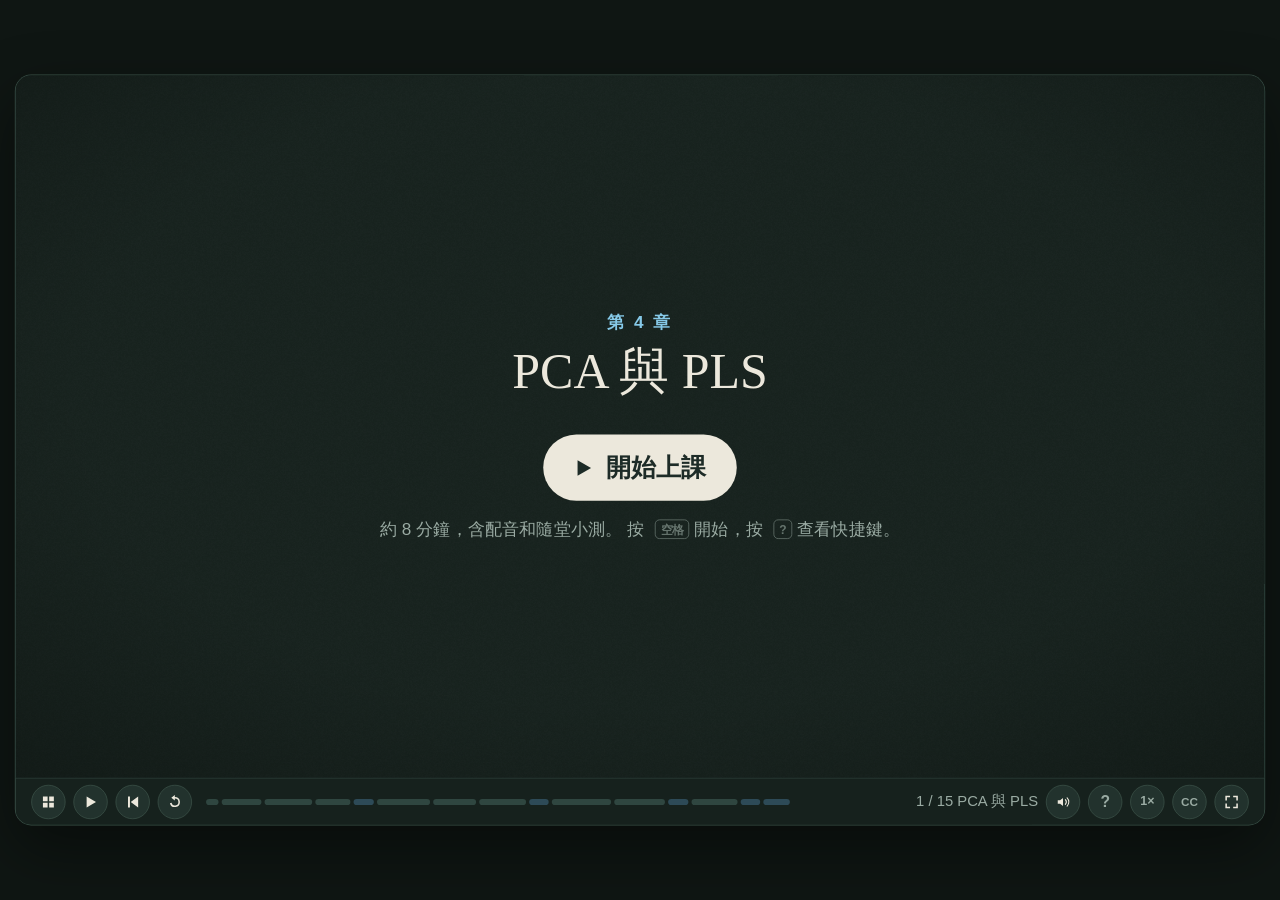
<file: site/nir-pathlength/ch04/index.html>
<!doctype html>
<html lang="zh-Hant">
<head>
<meta charset="utf-8">
<meta name="viewport" content="width=device-width, initial-scale=1">
<title>PCA 與 PLS</title>
<link rel="stylesheet" href="../lib/engine.css">
<link rel="expect" href="#bar" blocking="render"><!-- hold the first frame until the player exists, so the page transition can run -->
</head>
<body>
<script src="../lib/engine.js"></script>
<script src="../lib/zh-hant.js"></script>
<script src="../lib/nirdata.js"></script>
<script src="../lib/nirkit.js"></script>
<script src="../lib/ch04data.js"></script>
<script src="audio/zh/timings.js"></script>
<script>
'use strict';
// 第 4 章：PCA 與 PLS（含 Orange 工作流程）。數字全由 tools/nir-pathlength/make_data_ch04.py 算出（lib/ch04data.js），
// 與 exercises/ch04_pca_pls.* 及 exercises/orange/ch04_pca_pls.ows 一致。設定事先固定，不依 RMSECV 挑選。
const CHAPTER = { number: 4, title: 'PCA 與 PLS', minutes: 8, language: 'zh', next: '../ch05/' };

const P20 = CH4.pca20, CV4 = CH4.rmsecv;
const PLSC = '#ff9fb0';                                    // PLS（粉紅）；單一波長沿用金色
const bandOf = lo => CH4.band_wl.map((w, i) => [w, CH4.coef[i]]).filter(([w]) => lo ? w < 2000 : w > 2000);
const pct = v => (v * 100).toFixed(0) + ' %';

const BEATS = [
  ['intro', 'PCA 與 PLS', (m, D) => {
    const g = G(scene, { o: 0, y: 24 });
    T(g, '第 4 章 · 近紅外光譜定量醋酸', { x: 800, y: 320, size: 30, fill: COL.dim, anchor: 'middle' });
    T(g, 'PCA 與 PLS', { x: 800, y: 440, size: 96, weight: 700, anchor: 'middle' });
    tw(g, { o: 1, y: 0 }, .2, 1.1, out);
    const r = T(scene, '一次看整段光譜', { x: 800, y: 560, size: 42, fill: GOLD, anchor: 'middle', o: 0 });
    show(r, m('sub'));
    tw(g, { o: 0, y: -24 }, D - .9, .8); hide(r, D - .9, .8);
  }],

  ['recap', '只用一個波長？', (m) => {
    const p = panel(0);
    nTitle(p, '一個波長，還是整段光譜？');
    const P = nPlot(p, [150, 170, 900, 400], [1340, 2550], [0, 2.6],
      { xt: [1400, 1600, 1800, 2000, 2200, 2400], xl: 'nm', yt: [0, .5, 1, 1.5, 2, 2.5], yf: v => String(v), yl: '吸光度（1 mm）', t0: .2 });
    NIR.A['1'].forEach((s, i) => nCurve(P, WL, s, SAMPC[i], .4 + i * .2, 1, 2.5));
    [[1480, 1871], [2116, 2284]].forEach(([a, b]) => nBand(P, a, b, OKC, .14, m('all')));
    const x58 = P.px(2258);
    const l = path(P.g, `M${x58} ${P.box[1]}V${P.box[1] + P.box[3]}`, { stroke: GOLD, 'stroke-width': 4 }, { o: 0 });
    show(l, m('one'));
    nText(p, '2258 nm：73 個裡只用 1 個', 1130, 240, m('one') + .3, { size: 26, fill: GOLD, weight: 700 });
    nText(p, '綠色：1 mm 可用波段', 1130, 300, m('all'), { size: 24, fill: OKC });
    nText(p, '1480–1871、2116–2284 nm', 1130, 336, m('all') + .3, { size: 24, fill: OKC });
    nText(p, 'PCA：主成分分析', 1130, 440, m('tools'), { size: 30, weight: 700 });
    nText(p, 'PLS：偏最小平方法', 1130, 490, m('tools') + 1.5, { size: 30, weight: 700, fill: PLSC });
    nText(p, '練習：R · Python · Orange', 1130, 580, m('tools') + 4, { size: 26, fill: COL.dim });
  }],

  ['pca20', 'PCA：20 條光譜', (m) => {
    const p = panel(0);
    nTitle(p, 'PCA：20 條原始光譜（5 光徑 × 4 樣品）');
    const xr = [Math.min(...P20.pc1) - 1, Math.max(...P20.pc1) + 1], yr = [Math.min(...P20.pc2) - .6, Math.max(...P20.pc2) + .6];
    const P = nPlot(p, [170, 170, 820, 470], xr, yr, { xt: [], yt: [], xl: 'PC1（' + pct(P20.evr[0]) + '）', yl: 'PC2（' + pct(P20.evr[1]) + '）', t0: m('plot') - .3 });
    P20.pc1.forEach((x, i) => nDot(P.g, P.px(x), P.py(P20.pc2[i]), 8 + CONC.indexOf(P20.conc[i]) * 4, PATHC[P20.path[i]], m('plot') + .4 + i * .08, { 'fill-opacity': .85 }));
    nLegend(p, PATHS.map(q => [pstr(q), PATHC[q]]), 1110, 200, m('plot') + 1, 22);
    nText(p, '點越大，濃度越高', 1110, 400, m('plot') + 1.5, { size: 22, fill: COL.dim });
    nText(p, 'PC1 佔 ' + pct(P20.evr[0]) + ' 的變異', 1110, 470, m('pc1'), { size: 26, weight: 700 });
    nText(p, '與光徑 |r| = ' + P20.r_pc1_path.toFixed(2), 1110, 512, m('pc1') + 1.5, { size: 26, fill: GOLD });
    nText(p, '與濃度 |r| = ' + P20.r_pc1_conc.toFixed(2), 1110, 554, m('conc'), { size: 26, fill: BADC });
    nText(p, '最大的變化 ≠ 你要的變化', 170, 730, m('lesson') + 2, { size: 30, fill: BADC, weight: 700 });
  }],

  ['pca1', 'PCA：1 mm 二階導數', (m) => {
    const p = panel(0);
    nTitle(p, 'PCA：1 mm、二階導數、可用波段');
    const s = CH4.pca1.pc1, k = 1000;
    const P = nPlot(p, [170, 170, 800, 450], [-.5, 8], [-20, 20],
      { xt: [0, 2, 4, 6, 8], xl: '醋酸 %', yt: [-20, -10, 0, 10, 20], yl: 'PC1 分數（×10⁻³）', t0: m('plot') - .3 });
    CH4.conc.forEach((c, i) => nDot(P.g, P.px(c), P.py(s[i] * k), 13, SAMPC[i], m('plot') + .5 + i * .3));
    const f = nFit(CH4.conc, s.map(v => v * k));
    nCurve(P, [0, 7.45], [f.icpt, f.icpt + f.slope * 7.45], COL.dim, m('line'), 1, 3, { 'stroke-dasharray': '10 8' });
    nText(p, 'PC1 佔 ' + pct(CH4.pca1.evr[0]) + ' 的變異', 1090, 260, m('plot') + 1, { size: 28, weight: 700 });
    nText(p, '與濃度 |r| = ' + CH4.pca1.r_pc1_conc.toFixed(3), 1090, 310, m('line') + .5, { size: 28, fill: OKC, weight: 700 });
    nText(p, '光徑固定 + 二階導數', 1090, 430, m('lesson'), { size: 26 });
    nText(p, '→ 剩下最大的變化就是濃度', 1090, 472, m('lesson') + .6, { size: 26, fill: OKC });
    nText(p, '（PC 的正負號是任意的）', 1090, 560, m('lesson') + 1.5, { size: 22, fill: COL.dim });
  }],

  ['q1', '小測驗', () => {}, { ask: done => quiz({ x: 330, y: 130, w: 940, cls: 'side' }, [{
    id: 'c-pca', prompt: ['5 種光徑、4 個樣品共 20 條光譜做 PCA，第一主成分主要反映什麼？'],
    build: choice([['光徑'], ['醋酸濃度'], ['儀器雜訊']], 0,
      'PCA 不看濃度，只找變化最大的方向；光徑從 0.25 到 5 mm，造成的變化遠大於濃度。',
      [null, 'PC1 和濃度的 |r| 只有 0.02；濃度的變化被光徑蓋過了。', '雜訊很小（約 0.0003 AU），不會是最大的變化。']),
  }], done) }],

  ['pls', 'PLS 與固定設定', (m) => {
    const p = panel(0);
    nTitle(p, 'PLS：找「和濃度最相關」的方向');
    const card = (x, title, sub, c, t0) => {
      const g = G(p, { o: 0, y: 12 });
      mk('rect', { x, y: 170, width: 560, height: 130, rx: 16, fill: 'none', stroke: c, 'stroke-width': 3 }, g);
      T(g, title, { x: x + 30, y: 225, size: 32, weight: 700, fill: c });
      T(g, sub, { x: x + 30, y: 270, size: 24, fill: COL.dim });
      tw(g, { o: 1, y: 0 }, t0, .6, out);
    };
    card(150, 'PCA', '找變化最大的方向（不看濃度）', COL.chalk, .3);
    card(890, 'PLS', '找和濃度最相關的方向', PLSC, m('diff'));
    nText(p, '設定事先決定，不看結果挑（第 3 章的教訓）', 150, 380, m('fixed'), { size: 28, fill: GOLD, weight: 700 });
    [['二階導數（SG 9 點、二次）', '同第 1 章：消除基線偏移', 's1'],
     ['波段：1480–1871、2116–2284 nm', '報告的 1 mm 可用波段，共 ' + CH4.n_band + ' 個波長', 's2'],
     ['不縮放', '每個波長都是同單位的吸光度', 's3'],
     ['1 個成分', '只有一種成分在變：醋酸取代水', 's4']].forEach(([a, b, mark], i) => {
      const g = G(p, { x: -16, y: 450 + i * 82, o: 0 });
      mk('circle', { cx: 170, cy: -10, r: 20, fill: OKC }, g);
      T(g, '✓', { x: 170, y: -1, size: 24, fill: COL.board, weight: 800, anchor: 'middle' });
      T(g, a, { x: 210, size: 30, weight: 700 });
      T(g, b, { x: 760, size: 24, fill: COL.dim });
      tw(g, { o: 1, x: 0 }, m(mark), .6);
    });
  }],

  ['cv', '交叉驗證比較', (m) => {
    const p = panel(0);
    nTitle(p, '留一交叉驗證：RMSECV');
    const items = [['單一波長\n2258 nm', CV4.band2258, GOLD, 'band'], ['PLS\n1 成分', CV4.pls1, PLSC, 'pls1'],
                   ['PLS\n2 成分', CV4.pls2, '#c98aa0', 'pls2'], ['原始光譜\nPLS 1 成分', CV4.raw1, BADC, 'raw']];
    const P = nPlot(p, [170, 180, 900, 440], [-.5, 3.5], [0, 3], { yt: [0, 1, 2, 3], yl: 'RMSECV %', t0: m('band') - .4 });
    const [, by, , bh] = P.box;
    items.forEach(([nm, v, c, mark], i) => {
      nm.split('\n').forEach((s, j) => nText(p, s, P.px(i), by + bh + 34 + j * 30, m(mark), { size: 22, anchor: 'middle', fill: c, weight: 600 }));
      nBar(P.g, P.px(i), 110, P.py(0), P.py(v), c, m(mark) + .2);
      nText(p, v.toFixed(2) + ' %', P.px(i), P.py(v) - 12, m(mark) + .8, { size: 26, anchor: 'middle', fill: c, weight: 700 });
    });
    nText(p, '單一波長 → PLS：', 1160, 260, m('pls1') + 1, { size: 24, fill: COL.dim });
    nText(p, '2.18 → 0.32 %', 1160, 304, m('pls1') + 1.4, { size: 32, fill: PLSC, weight: 800 });
    nText(p, '多 1 個成分：擬合 R²', 1160, 400, m('pls2') + 1, { size: 22, fill: COL.dim });
    nText(p, CH4.fitR2['1'] + ' → ' + CH4.fitR2['2'] + '，', 1160, 436, m('pls2') + 1.4, { size: 24 });
    nText(p, '預測卻變差（擬合雜訊）', 1160, 472, m('pls2') + 1.8, { size: 24, fill: '#c98aa0' });
    nText(p, '不做二階導數：', 1160, 560, m('raw') + 1, { size: 22, fill: COL.dim });
    nText(p, '基線偏移拖垮結果', 1160, 596, m('raw') + 1.4, { size: 24, fill: BADC });
  }],

  ['shuffle', '打亂標籤', (m) => {
    const p = panel(0);
    nTitle(p, '打亂標籤：同一組固定設定');
    const S = CH4.shuffle.map(s => ({ v: s.rmsecv, t: s.true })).sort((a, b) => a.v - b.v);
    const P = nPlot(p, [150, 200, 900, 420], [-.5, 23.5], [0, 7], { yt: [0, 1, 2, 3, 4, 5, 6, 7], yl: 'PLS-1 的 RMSECV %', t0: m('bars') - .4 });
    nText(p, '24 種排列（由低到高）', 600, 670, m('bars'), { size: 22, fill: COL.dim, anchor: 'middle' });
    S.forEach((s, i) => nBar(P.g, P.px(i), 26, P.py(0), P.py(s.v), s.t ? GOLD : '#7d8b88', m('bars') + .5 + i * .1, .5));
    nText(p, '金色：正確的排列', 1150, 240, m('true'), { size: 24, fill: GOLD, weight: 700 });
    nText(p, CV4.pls1.toFixed(2) + ' %：最低', 1150, 284, m('true') + .4, { size: 30, fill: GOLD, weight: 800 });
    nText(p, '錯誤排列最好的：' + S[1].v.toFixed(2) + ' %', 1150, 360, m('next'), { size: 24 });
    nText(p, '大多 > 3.5 %', 1150, 400, m('next') + 1.5, { size: 24, fill: COL.dim });
    nText(p, '設定事先固定 → 檢查才有意義', 1150, 500, m('lesson'), { size: 24, fill: OKC, weight: 700 });
    nText(p, '對照第 3 章：事後挑波長，', 1150, 560, m('lesson') + 4, { size: 22, fill: COL.dim });
    nText(p, '錯的排列也挑得到好結果', 1150, 594, m('lesson') + 4, { size: 22, fill: COL.dim });
  }],

  ['q2', '小測驗', () => {}, { ask: done => quiz({ x: 330, y: 130, w: 940, cls: 'side' }, [{
    id: 'c-valid', prompt: ['為什麼這次「打亂標籤」的結果，比第 3 章更能說明模型可信？'],
    build: choice([['設定事先固定，沒有依結果挑選，錯誤的排列就拿不到好成績'], ['因為 PLS 一定比單一波長好'], ['因為這次的樣品比較多']], 0,
      '挑選會讓錯誤的標籤也找得到好結果；設定固定時，只有正確的標籤做得好。',
      [null, 'PLS 也可能過度擬合（2 個成分就變差了）。', '樣品還是只有 4 個。']),
  }], done) }],

  ['coef', '模型用了哪些波長', (m) => {
    const p = panel(0);
    nTitle(p, 'PLS 的迴歸係數');
    const all = CH4.coef, mx = Math.max(...all.map(Math.abs)) * 1.1;
    const P = nPlot(p, [150, 170, 1000, 440], [1460, 2300], [-mx, mx],
      { xt: [1500, 1600, 1700, 1800, 1900, 2000, 2100, 2200], xl: 'nm', yt: [0], yf: () => '0', yl: '係數（任意單位）', y0: 0, t0: m('plot') - .4 });
    [true, false].forEach((lo, k) => { const b = bandOf(lo); nCurve(P, b.map(v => v[0]), b.map(v => v[1]), PLSC, m('plot') + k * 1, 1.2, 3); });
    nBand(P, 1840, 1872, WATERC, .25, m('plot') + 2);
    nBand(P, 2240, 2262, GOLD, .25, m('ch'));
    nText(p, '1854–1871 nm', 1210, 230, m('plot') + 2.3, { size: 26, fill: WATERC, weight: 700 });
    nText(p, '水帶肩部，約 4 成權重', 1210, 268, m('plot') + 2.6, { size: 24, fill: WATERC });
    nText(p, '2245–2258 nm', 1210, 340, m('ch') + .3, { size: 26, fill: GOLD, weight: 700 });
    nText(p, 'C–H 組合帶，約 3 成', 1210, 378, m('ch') + .6, { size: 24, fill: GOLD });
    nText(p, '水變少 ＋ 醋酸變多', 1210, 470, m('mean'), { size: 28, weight: 700, fill: OKC });
    nText(p, '水帶對溫度、填樣敏感；', 150, 700, m('caution'), { size: 26, fill: BADC });
    nText(p, 'n = 4 只是初步結果，要用第 2 章的新實驗驗證', 150, 742, m('caution') + 1.5, { size: 26, fill: BADC });
  }],

  ['orange', 'Orange 工作流程', (m) => {
    const p = panel(0);
    nTitle(p, '在 Orange 裡拖拉完成');
    const node = (x, y, a, b, c, t0) => {
      const g = G(p, { o: 0, s: .9 });
      mk('rect', { x: x - 115, y: y - 46, width: 230, height: 92, rx: 46, fill: 'none', stroke: c, 'stroke-width': 3 }, g);
      T(g, a, { x, y: y - 4, size: 24, weight: 700, anchor: 'middle', fill: c });
      T(g, b, { x, y: y + 28, size: 18, anchor: 'middle', fill: COL.dim });
      tw(g, { o: 1, s: 1 }, t0, .5, back);
    };
    const link = (x0, y0, x1, y1, t0) => { const e = path(p, `M${x0} ${y0}L${x1} ${y1}`, { stroke: COL.dim, 'stroke-width': 3 }, { d: 0 }); draw(e, t0, .4); };
    node(200, 330, 'File', 'spectra_wide_orange.csv', COL.chalk, m('flow'));
    link(315, 330, 365, 330, m('flow') + .5);
    node(480, 330, 'Select Rows', 'path_mm = 1', COL.chalk, m('flow') + .8);
    link(595, 330, 645, 330, m('flow') + 1.8);
    node(780, 330, 'Preprocess Spectra', 'SG 9/2/2 · Cut', OKC, m('flow') + 2.1);
    link(895, 315, 1000, 230, m('pca')); node(1120, 220, 'PCA', '不勾 Normalize', COL.chalk, m('pca') + .3);
    link(1235, 220, 1290, 220, m('pca') + .8); node(1400, 220, 'Scatter Plot', 'PC1 vs PC2', COL.chalk, m('pca') + 1);
    link(895, 345, 1000, 440, m('pls')); node(1120, 450, 'PLS', '1 成分', PLSC, m('pls') + .3);
    link(1235, 450, 1290, 450, m('pls') + .8); node(1400, 450, 'Test and Score', 'Leave one out', PLSC, m('pls') + 1);
    const g = G(p, { o: 0 });
    mk('rect', { x: 150, y: 580, width: 1300, height: 150, rx: 16, fill: 'none', stroke: BADC, 'stroke-width': 3 }, g);
    T(g, '⚠ PLS 預設勾選「Scale features and target」', { x: 190, y: 638, size: 30, weight: 700, fill: BADC });
    T(g, '勾選：RMSE ' + CV4.scaled1.toFixed(2) + ' %　→　取消勾選：' + CV4.pls1.toFixed(2) + ' %', { x: 190, y: 690, size: 28 });
    show(g, m('trap'));
  }],

  ['q3', '小測驗', () => {}, { ask: done => quiz({ x: 330, y: 130, w: 940, cls: 'side' }, [{
    id: 'c-orange', prompt: ['在 Orange 用 PLS 得到 RMSE 2.46 %，和講義的 0.32 % 不同。最可能的原因？'],
    build: choice([['PLS 小工具預設勾選了「Scale features and target」'], ['Orange 的計算有錯'], ['留一法每次的順序不同']], 0,
      '縮放會把每個波長拉到同樣的變異，平坦、雜訊為主的波長也被放大；取消勾選就和 R、Python 一致。',
      [null, 'Orange 用的是同樣的演算法；差別在設定。', '留一法每個樣品都會被留下一次，順序不影響 RMSE。']),
  }], done) }],

  ['wrap', '總結', (m) => {
    const p = panel(0);
    nTitle(p, '總結');
    [['PCA 找變化最大的方向，不一定是你要的。', 'w1'], ['PLS 用整段光譜：2.18 % → 0.32 %。', 'w2'],
     ['設定事先固定，再用打亂標籤檢查。', 'w3'], ['看係數：模型用的訊號要合乎化學。', 'w4']].forEach(([str, mark], i) => {
      const g = G(p, { x: -16, y: 230 + i * 120, o: 0 });
      mk('circle', { cx: 200, cy: -12, r: 28, fill: GOLD }, g);
      T(g, String(i + 1), { x: 200, y: -1, size: 32, fill: COL.board, weight: 700, anchor: 'middle' });
      T(g, str, { x: 260, size: 38, weight: 600 });
      tw(g, { o: 1, x: 0 }, m(mark), .6);
    });
    nText(p, '下一步：用 R、Python 或 Orange 做練習', 800, 740, m('end'), { size: 30, fill: GOLD, anchor: 'middle' });
  }],

  ['final1', '本章練習', () => { panel(0); }, { ask: done => quiz(SCREEN, [{
    id: 'p-ratio', prompt: ['PLS-1 的 RMSECV（0.32 %）約是單一波長（2.18 %）的幾分之一？（取整數）'],
    build: blanks([{ parts: ['約 1 / ', { box: '7' }], why: '2.18 ÷ 0.32 ≈ 6.8，約 1/7。', hint: '算 2.18 ÷ 0.32。' }]),
  }, {
    id: 'p-overfit', prompt: ['2 個成分的擬合 R² 比較高（0.9986），交叉驗證誤差卻變大（0.46 %）。這代表？'],
    build: choice([['多的成分擬合到雜訊，也就是過度擬合'], ['2 個成分比較好，應該採用'], ['交叉驗證算錯了']], 0,
      '擬合 R² 用的是同一批資料，成分越多一定越高；交叉驗證才看得出預測新樣品的能力。',
      [null, '預測誤差變大，代表對新樣品更差。', '留一法每一輪都只用訓練資料建模，算法沒有問題。']),
  }, {
    id: 'p-which', prompt: ['下列敘述，屬於 PCA 還是 PLS？'],
    build: grid([
      { parts: ['找成分時不看濃度'], ans: ['pca'], why: 'PCA 只看光譜本身的變化。' },
      { parts: ['找和濃度最相關的方向'], ans: ['pls'], why: 'PLS 同時看光譜與濃度。' },
      { parts: ['看出 20 條光譜的最大差異來自光徑'], ans: ['pca'], why: '這是 PCA 的第一主成分。' },
      { parts: ['可以直接預測濃度'], ans: ['pls'], why: 'PLS 是迴歸方法。' },
    ], [['pca', 'PCA'], ['pls', 'PLS']], { multi: false, text: true }),
  }], done, '本章練習') }],

  ['finish', '完成', () => { panel(0); }, { ask: finishCard }],
].map(([id, title, run, extra]) => ({ id, title, run, ...extra }));

boot();
</script>
</body>
</html>
</file>
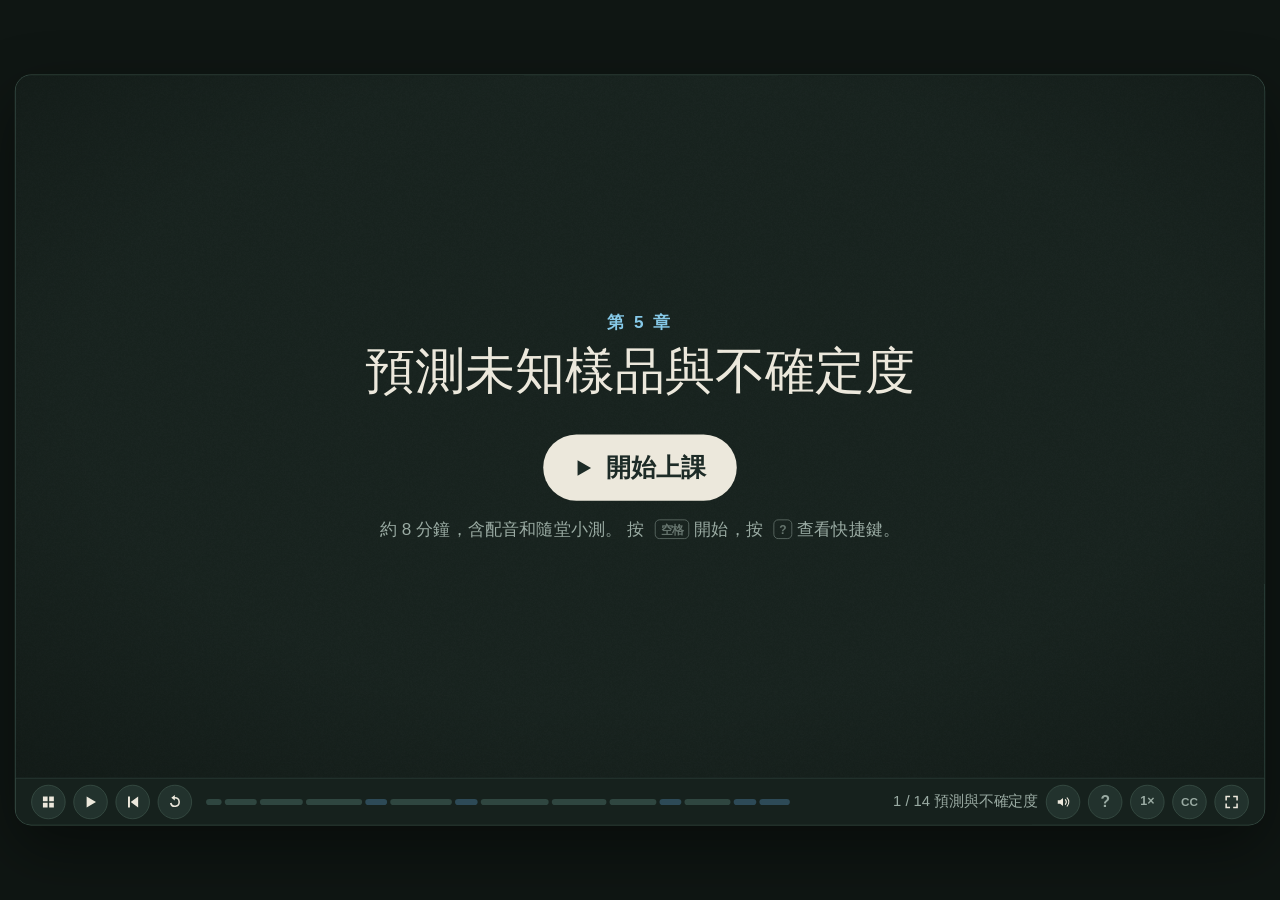
<file: site/nir-pathlength/ch05/index.html>
<!doctype html>
<html lang="zh-Hant">
<head>
<meta charset="utf-8">
<meta name="viewport" content="width=device-width, initial-scale=1">
<title>預測與不確定度</title>
<link rel="stylesheet" href="../lib/engine.css">
<link rel="expect" href="#bar" blocking="render"><!-- hold the first frame until the player exists, so the page transition can run -->
</head>
<body>
<script src="../lib/engine.js"></script>
<script src="../lib/zh-hant.js"></script>
<script src="../lib/nirdata.js"></script>
<script src="../lib/nirkit.js"></script>
<script src="../lib/ch05data.js"></script>
<script src="audio/zh/timings.js"></script>
<script>
'use strict';
// 第 5 章：預測未知樣品與不確定度。數字全由 tools/nir-pathlength/make_data_ch05.py 算出（lib/ch05data.js），
// 與 exercises/ch05_prediction_uncertainty.* 一致。單一波長 2258 nm（1 mm、二階導數 ×10⁻³）、反向校正、Fieller 區間。
const CHAPTER = { number: 5, title: '預測未知樣品與不確定度', minutes: 8, language: 'zh', next: '../ch06/' };

const SG5 = CH5.signal, AT5 = CH5.atago, TI5 = CH5.titr, UNK_Y = CH5.y0;
const C4 = CH5.four.calib, C3 = CH5.hide3.calib;
const UNKC = '#ff9fb0', BANDC = 'rgba(111, 176, 255, .16)';
const f2 = v => fmt(v, 2);
// 預測帶：在濃度 x 處，新量一次的訊號 95 % 範圍
const bandY = (c, x, sgn, m = 1) => c.a + c.b * x + sgn * c.t * c.s * Math.sqrt(1 / m + 1 / c.n + (x - c.xbar) ** 2 / c.sxx);
function calPlot(p, xr, yr, t0, xt) {
  return nPlot(p, [150, 170, 900, 470], xr, yr, { xt, xl: '酸度 %（Atago）', yt: [-8, -4, 0, 4, 8, 12].filter(v => v >= yr[0] && v <= yr[1]), yl: '訊號：2258 nm 二階導數（×10⁻³）', t0 });
}
function interval(P, lo, hi, y, color, t0, label, dash) {     // 在 x 軸上方畫一段區間
  const e = path(P.g, `M${P.px(lo)} ${y}H${P.px(hi)}M${P.px(lo)} ${y - 10}v20M${P.px(hi)} ${y - 10}v20`,
    { stroke: color, 'stroke-width': 4, fill: 'none', ...(dash ? { 'stroke-dasharray': '8 6' } : {}) }, { d: 0 });
  draw(e, t0, .7);
  if (label) nText(P.g, label, P.px(hi) + 12, y + 8, t0 + .5, { size: 20, fill: color });
}

const BEATS = [
  ['intro', '預測與不確定度', (m, D) => {
    const g = G(scene, { o: 0, y: 24 });
    T(g, '第 5 章 · 近紅外光譜定量醋酸', { x: 800, y: 320, size: 30, fill: COL.dim, anchor: 'middle' });
    T(g, '預測未知樣品與不確定度', { x: 800, y: 440, size: 84, weight: 700, anchor: 'middle' });
    tw(g, { o: 1, y: 0 }, .2, 1.1, out);
    const r = T(scene, '答案要怎麼寫？', { x: 800, y: 560, size: 42, fill: GOLD, anchor: 'middle', o: 0 });
    show(r, m('sub'));
    tw(g, { o: 0, y: -24 }, D - .9, .8); hide(r, D - .9, .8);
  }],

  ['recap', '用校正線讀濃度', (m) => {
    const p = panel(0);
    nTitle(p, '用校正線讀出濃度');
    const P = calPlot(p, [-.5, 8.5], [0, 10], m('line') - .3, [0, 2, 4, 6, 8]);
    AT5.forEach((c, i) => nDot(P.g, P.px(c), P.py(SG5[i]), 12, SAMPC[i], m('line') + .3 + i * .25));
    nCurve(P, [-.5, 8.5], [C4.a - .5 * C4.b, C4.a + 8.5 * C4.b], GOLD, m('line') + 1.2, 1, 3);
    const x0 = (UNK_Y - C4.a) / C4.b;
    const ar = path(P.g, `M${P.box[0]} ${P.py(UNK_Y)}H${P.px(x0)}V${P.py(0)}`, { stroke: UNKC, 'stroke-width': 3, fill: 'none', 'stroke-dasharray': '10 7' }, { d: 0 });
    draw(ar, m('use') + .5, 1.6);
    nDot(P.g, P.px(x0), P.py(UNK_Y), 10, UNKC, m('use') + 1.2);
    nText(p, '未知樣品的訊號', 1160, 260, m('use'), { size: 26, fill: UNKC });
    nText(p, '→ 找到直線 → 讀出濃度', 1160, 300, m('use') + 1, { size: 26, fill: UNKC });
    nText(p, '這個數字', 1160, 430, m('q'), { size: 34, fill: GOLD, weight: 700 });
    nText(p, '有多可靠？', 1160, 480, m('q') + .3, { size: 34, fill: GOLD, weight: 700 });
  }],

  ['hide', '藏起一瓶', (m) => {
    const p = panel(0);
    nTitle(p, '把 4.87 % 那瓶藏起來，當作未知樣品');
    const P = calPlot(p, [-.5, 8.5], [0, 10], .2, [0, 2, 4, 6, 8]);
    [0, 1, 3].forEach((i, k) => nDot(P.g, P.px(AT5[i]), P.py(SG5[i]), 12, SAMPC[i], .4 + k * .2));
    const hid = nDot(P.g, P.px(AT5[2]), P.py(SG5[2]), 12, 'none', m('hide'), { stroke: SAMPC[2], 'stroke-width': 3, 'stroke-dasharray': '4 4' });
    nCurve(P, [-.5, 8.5], [C3.a - .5 * C3.b, C3.a + 8.5 * C3.b], GOLD, m('hide') + 1.5, 1, 3);
    const x0 = CH5.hide3.pred.x0;
    const ar = path(P.g, `M${P.box[0]} ${P.py(SG5[2])}H${P.px(x0)}V${P.py(0)}`, { stroke: UNKC, 'stroke-width': 3, fill: 'none', 'stroke-dasharray': '10 7' }, { d: 0 });
    draw(ar, m('pred'), 1.4);
    nText(p, '3 點校正 → 預測 ' + f2(x0) + ' %', 1140, 250, m('pred') + .8, { size: 28, fill: UNKC, weight: 700 });
    const tick = (x, c, t0) => { const e = path(P.g, `M${P.px(x)} ${P.py(0) - 18}V${P.py(0) + 4}`, { stroke: c, 'stroke-width': 4 }, { o: 0 }); show(e, t0); };
    tick(AT5[2], REFC_AT, m('ref')); tick(TI5[2], GOLD, m('ref') + 1.4);
    nText(p, 'Atago：4.87 %', 1140, 330, m('ref'), { size: 26, fill: REFC_AT });
    nText(p, '滴定：' + f2(TI5[2]) + ' %', 1140, 370, m('ref') + 1.4, { size: 26, fill: GOLD });
    nText(p, '相差 0.7–1.2 個百分點', 1140, 420, m('ref') + 3, { size: 24, fill: COL.dim });
    nText(p, '範圍該寫多寬？', 1140, 540, m('q'), { size: 34, fill: GOLD, weight: 700 });
  }],

  ['slope', '先檢查斜率', (m) => {
    const p = panel(0);
    nTitle(p, '算區間之前：斜率真的不是零嗎？');
    nText(p, 'g = t² s² ÷ ( b² · Sxx )', 800, 220, m('g'), { size: 48, anchor: 'middle', weight: 700, fill: GOLD });
    nText(p, 'g < 1：斜率確定，區間有上下限；越接近 0 越好', 800, 280, m('g') + 2, { size: 26, anchor: 'middle', fill: COL.dim });
    const cols = [['', 260], ['校正點', 520], ['自由度', 720], ['t（95 %）', 920], ['g', 1110], ['區間', 1300]];
    cols.forEach(([s, x]) => nText(p, s, x, 380, m('three') - .5, { size: 24, fill: COL.dim, anchor: 'middle' }));
    const row = (y, name, c, res, color, t0) => {
      [[name, 260], [String(c.n), 520], [String(c.n - 2), 720], [c.t.toFixed(1), 920], [c.g.toFixed(2), 1110], [res, 1300]].forEach(([s, x], k) =>
        nText(p, s, x, y, t0 + k * .25, { size: 30, anchor: 'middle', fill: k === 5 || k === 4 ? color : COL.chalk, weight: k >= 4 ? 700 : 500 }));
    };
    row(450, '藏起一瓶', C3, '無上下限', BADC, m('three'));
    nText(p, 'g > 1：連「直線有斜率」都無法證明 → 3 個點不夠預測', 800, 560, m('none'), { size: 28, anchor: 'middle', fill: BADC, weight: 700 });
    row(660, '四瓶全用', C4, '算得出來', OKC, m('none') + 4);
  }],

  ['q1', '小測驗', () => {}, { ask: done => quiz({ x: 330, y: 130, w: 940, cls: 'side' }, [{
    id: 'c-g', prompt: ['用 3 個點建校正線，算出 g = 4.98。這代表什麼？'],
    build: choice([['斜率無法確定不是零，95 % 預測區間沒有上下限'], ['區間大約是 ±4.98 %'], ['預測值很準']], 0,
      'g ≥ 1 時，斜率的不確定度大到「斜率 = 0」也說不定，反推濃度的區間就沒有邊界。',
      [null, 'g 不是區間寬度，而是「斜率夠不夠確定」的指標。', 'g 太大，代表預測幾乎沒有根據。']),
  }], done) }],

  ['four', '四點校正的區間', (m) => {
    const p = panel(0);
    nTitle(p, '四瓶校正：未知樣品訊號 4.20');
    const P = calPlot(p, [-3, 17], [-9, 13], .2, [0, 4, 8, 12, 16]);
    const xs = Array.from({ length: 81 }, (_, i) => -3 + i * .25);
    const clip = v => Math.max(-9, Math.min(13, v)), up = xs.map(x => clip(bandY(C4, x, 1))), dn = xs.map(x => clip(bandY(C4, x, -1)));
    const poly = path(P.g, nLineD(P, xs, up) + nLineD(P, xs.slice().reverse(), dn.slice().reverse()).replace('M', 'L') + 'Z', { fill: BANDC, stroke: 'none' }, { o: 0 });
    tw(poly, { o: 1 }, m('g'), .8);
    nCurve(P, [-3, 17], [C4.a - 3 * C4.b, C4.a + 17 * C4.b], GOLD, .4, 1, 3);
    AT5.forEach((c, i) => nDot(P.g, P.px(c), P.py(SG5[i]), 10, SAMPC[i], .6 + i * .2));
    nText(p, '藍色：新量一次訊號的 95 % 範圍', 1100, 210, m('g') + .5, { size: 22, fill: '#6fb0ff' });
    nText(p, 'g = ' + C4.g.toFixed(2) + ' < 1', 1100, 250, m('g'), { size: 26, fill: OKC, weight: 700 });
    const hl = path(P.g, `M${P.box[0]} ${P.py(UNK_Y)}H${P.box[0] + P.box[2]}`, { stroke: UNKC, 'stroke-width': 3, 'stroke-dasharray': '10 7' }, { d: 0 });
    draw(hl, m('y0'), 1);
    const pr = CH5.four.pred;
    nDot(P.g, P.px(pr.x0), P.py(UNK_Y), 10, UNKC, m('y0') + .8);
    nText(p, '預測 ' + f2(pr.x0) + ' %', 1100, 330, m('y0') + 1, { size: 28, fill: UNKC, weight: 700 });
    const yb = P.box[1] + P.box[3] - 30;
    interval(P, pr.lo, pr.hi, yb, BADC, m('band'));
    nText(p, '精確（Fieller）：', 1100, 400, m('band'), { size: 24, fill: BADC });
    nText(p, f2(pr.lo) + ' 到 ' + f2(pr.hi) + ' %', 1100, 438, m('band') + .4, { size: 28, fill: BADC, weight: 700 });
    interval(P, pr.x0 - pr.simple, pr.x0 + pr.simple, yb - 34, COL.dim, m('simple'), null, true);
    nText(p, '簡化公式：± ' + pr.simple.toFixed(2) + '（低估上限）', 1100, 490, m('simple'), { size: 22, fill: COL.dim });
    const p3 = CH5.four.pred_m3;
    interval(P, p3.lo, p3.hi, yb - 68, OKC, m('m3'));
    nText(p, '量 3 次取平均：', 1100, 560, m('m3'), { size: 24, fill: OKC });
    nText(p, f2(p3.lo) + ' 到 ' + f2(p3.hi) + ' %', 1100, 598, m('m3') + .4, { size: 28, fill: OKC, weight: 700 });
    nText(p, '還是太寬', 1100, 640, m('m3') + 3, { size: 24, fill: COL.dim });
  }],

  ['q2', '小測驗', () => {}, { ask: done => quiz({ x: 330, y: 130, w: 940, cls: 'side' }, [{
    id: 'c-asym', prompt: ['四點校正預測 4.96 %，精確區間是 −1.68 到 15.55 %，簡化公式寫成 ± 4.94。哪一個說法正確？'],
    build: choice([['精確區間不對稱；簡化公式低估了上限'], ['兩者一樣，寫 ± 4.94 就好'], ['區間有負值，代表算錯了']], 0,
      'g 不小時（這裡 0.65），反推濃度的區間會明顯不對稱，簡化公式只在 g 很小時才可靠。',
      [null, '簡化公式的上限是 9.90 %，精確的是 15.55 %，差很多。', '負值代表區間寬到包含 0 以下，說明預測幾乎沒有資訊，不是算錯。']),
  }], done) }],

  ['limits', '殘差與下限', (m) => {
    const p = panel(0);
    nTitle(p, '為什麼這麼寬？看殘差');
    const L = CH5.lod_res.atago, sres = C4.s / Math.abs(C4.b);
    const P = nPlot(p, [170, 190, 820, 420], [-.5, 3.5], [0, 12], { yt: [0, 2, 4, 6, 8, 10, 12], yl: '酸度 %', t0: m('res') - .4 });
    const [, by, , bh] = P.box;
    [['第 1 章 LOD\n（儀器雜訊）', .8, OKC, m('ch1')], ['殘差標準差\n（換算濃度）', sres, '#6fb0ff', m('res')],
     ['殘差 LOD\n3s ÷ |b|', L[0], GOLD, m('lod')], ['殘差 LOQ\n10s ÷ |b|', L[1], BADC, m('lod') + 2]].forEach(([nm, v, c, t0], i) => {
      nm.split('\n').forEach((s, k) => nText(p, s, P.px(i), by + bh + 34 + k * 28, t0, { size: 20, anchor: 'middle', fill: c, weight: 600 }));
      nBar(P.g, P.px(i), 110, P.py(0), P.py(v), c, t0 + .2);
      nText(p, (i ? v.toFixed(1) : '< 1') + ' %', P.px(i), P.py(v) - 12, t0 + .8, { size: 24, anchor: 'middle', fill: c, weight: 700 });
    });
    nHLine(P, 7.45, COL.dim, m('lod') + 3);
    nText(p, '校正範圍上限 7.45 %', P.box[0] + 10, P.py(7.45) - 10, m('lod') + 3.2, { size: 20, fill: COL.dim });
    nText(p, '儀器很穩；殘差主要是', 1080, 300, m('ch1') + 1, { size: 26 });
    nText(p, '填樣誤差 ＋ 參考值誤差', 1080, 340, m('ch1') + 1.5, { size: 26, fill: GOLD, weight: 700 });
    nText(p, '第 4 章 PLS：RMSECV 0.32 %', 1080, 450, m('ch4'), { size: 26, fill: '#ff9fb0', weight: 700 });
    nText(p, '多個波長可能大幅改善', 1080, 490, m('ch4') + 1, { size: 24 });
    nText(p, '（n = 4，仍是初步結果）', 1080, 528, m('ch4') + 2, { size: 22, fill: COL.dim });
  }],

  ['improve', '縮小區間', (m) => {
    const p = panel(0);
    nTitle(p, '怎麼把區間縮小？（同一個訊號 4.20）');
    const P = nPlot(p, [330, 200, 1000, 400], [-2, 16], [-.5, 3.5], { xt: [0, 2, 4, 6, 8, 10, 12, 14], xl: '酸度 %', yt: [], t0: .2 });
    const rows = [['Atago、4 點', CH5.four.pred, BADC, .3], ['滴定、4 點', CH5.four_titr.pred, GOLD, m('titr')],
                  ['Atago、8×3、量 3 次', CH5.design.atago_m3, '#6fb0ff', m('both')], ['滴定、8×3、量 3 次', CH5.design.titr_m3, OKC, m('both') + 2.5]];
    rows.forEach(([nm, r, c, t0], i) => {
      const y = P.py(3 - i);
      nText(p, nm, 310, y + 8, t0, { size: 24, anchor: 'end', fill: c, weight: 600 });
      interval(P, r.lo, r.hi, y, c, t0 + .2);
      nDot(P.g, P.px(r.x0), y, 7, c, t0 + .6);
      nText(p, f2(r.lo) + ' – ' + f2(r.hi), P.px(r.hi) + 14, y + 8, t0 + .8, { size: 22, fill: c });
    });
    nText(p, '8×3 = 第 2 章設計：0–7 %、8 濃度、每個填樣 3 次', 330, 690, m('design'), { size: 24, fill: COL.dim });
    nText(p, '示意：假設斜率與殘差不變；要用新實驗驗證', 330, 736, m('caution'), { size: 24, fill: BADC });
  }],

  ['report', '怎麼報告', (m) => {
    const p = panel(0);
    nTitle(p, '結果要怎麼寫？');
    const g = G(p, { o: 0 });
    mk('rect', { x: 150, y: 170, width: 1300, height: 150, rx: 16, fill: 'none', stroke: GOLD, 'stroke-width': 3 }, g);
    T(g, '酸度 5.0 %（95 % 區間 −1.7 至 15.5 %）', { x: 190, y: 236, size: 38, weight: 700, fill: GOLD });
    T(g, '1 mm、2258 nm 二階導數，單變量反向校正；n = 4；參考值 Atago；未知樣品量 1 次', { x: 190, y: 286, size: 24, fill: COL.dim });
    show(g, m('fmt'));
    [['預測值 ＋ 區間 ＋ 信心水準', 'fmt', 1.5], ['校正樣品數、參考值、波長或模型', 'how', 0], ['位數跟著不確定度走：區間好幾 %，不寫到小數第三位', 'digits', 0],
     ['低於定量下限：只說「有偵測到」，不報數字', 'loq', 0]].forEach(([s, mark, d], i) => {
      const r = G(p, { x: -16, y: 410 + i * 90, o: 0 });
      mk('circle', { cx: 200, cy: -10, r: 20, fill: OKC }, r);
      T(r, '✓', { x: 200, y: -1, size: 24, fill: COL.board, weight: 800, anchor: 'middle' });
      T(r, s, { x: 240, size: 32, weight: 600 });
      tw(r, { o: 1, x: 0 }, m(mark) + d, .6);
    });
  }],

  ['q3', '小測驗', () => {}, { ask: done => quiz({ x: 330, y: 130, w: 940, cls: 'side' }, [{
    id: 'c-report', prompt: ['下列哪一種報告方式最恰當？（四點校正，區間 −1.68 到 15.55 %）'],
    build: choice([['酸度 5.0 %（95 % 區間 −1.7 至 15.5 %，n = 4，Atago 參考值，2258 nm）'], ['酸度 4.960 %'], ['酸度 4.96 ± 0.01 %']], 0,
      '要寫出區間、信心水準與校正條件；區間這麼寬，位數也不必多。',
      [null, '沒有區間，讀者不知道它有多不可靠；小數第三位也沒有意義。', '± 0.01 遠小於真正的不確定度，會誤導讀者。']),
  }], done) }],

  ['wrap', '總結', (m) => {
    const p = panel(0);
    nTitle(p, '總結');
    [['先檢查斜率：g ≥ 1 就沒有區間。', 'w1'], ['用精確（Fieller）區間，它不一定對稱。', 'w2'],
     ['區間寬度主要來自填樣與參考值，不是儀器。', 'w3'], ['改善：更好的參考值、更多濃度、重複量測。', 'w4']].forEach(([str, mark], i) => {
      const g = G(p, { x: -16, y: 230 + i * 120, o: 0 });
      mk('circle', { cx: 200, cy: -12, r: 28, fill: GOLD }, g);
      T(g, String(i + 1), { x: 200, y: -1, size: 32, fill: COL.board, weight: 700, anchor: 'middle' });
      T(g, str, { x: 260, size: 38, weight: 600 });
      tw(g, { o: 1, x: 0 }, m(mark), .6);
    });
    nText(p, '下一步：用 R、Python 或 Orange 做練習', 800, 740, m('end'), { size: 30, fill: GOLD, anchor: 'middle' });
  }],

  ['final1', '本章練習', () => { panel(0); }, { ask: done => quiz(SCREEN, [{
    id: 'p-pred', prompt: ['校正線：訊號 = 9.09 − 0.985 × 酸度。未知樣品的訊號是 4.20，預測酸度是多少 %？（小數第一位）'],
    build: blanks([{ parts: ['酸度 ≈ ', { box: '5.0' }, ' %'], why: '(4.20 − 9.09) ÷ (−0.985) = 4.96，約 5.0 %。', hint: '酸度 = (訊號 − 截距) ÷ 斜率。' }]),
  }, {
    id: 'p-m3', prompt: ['未知樣品重新填樣量 3 次取平均，區間會怎樣？'],
    build: choice([['變窄，但校正線本身的不確定度仍在，不會縮到零'], ['縮成原來的 1/3'], ['不會改變']], 0,
      '量 3 次只縮小公式中「1/m」那一項；校正點太少、殘差太大造成的部分還在（−1.68–15.55 → 0.78–13.08）。',
      [null, '只有其中一項變小，整體不會縮成 1/3。', '1/m 那一項會變小，所以區間會變窄。']),
  }, {
    id: 'p-source', prompt: ['下列做法，主要改善的是哪一部分？'],
    build: grid([
      { parts: ['改用 KHP 標定的滴定值當參考值'], ans: ['cal'], why: '參考值誤差小，殘差就小。' },
      { parts: ['未知樣品重新填樣量 3 次'], ans: ['unk'], why: '縮小的是未知樣品本身的那一項（1/m）。' },
      { parts: ['增加到 8 個濃度、每個填樣 3 次'], ans: ['cal'], why: 'n 與 Sxx 變大，校正線更確定。' },
      { parts: ['同一瓶未知醋多量幾次取平均'], ans: ['unk'], why: '同樣是 1/m 那一項。' },
    ], [['cal', '校正線'], ['unk', '未知樣品的量測']], { multi: false, text: true }),
  }], done, '本章練習') }],

  ['finish', '完成', () => { panel(0); }, { ask: finishCard }],
].map(([id, title, run, extra]) => ({ id, title, run, ...extra }));
const REFC_AT = '#6fb0ff';

boot();
</script>
</body>
</html>
</file>
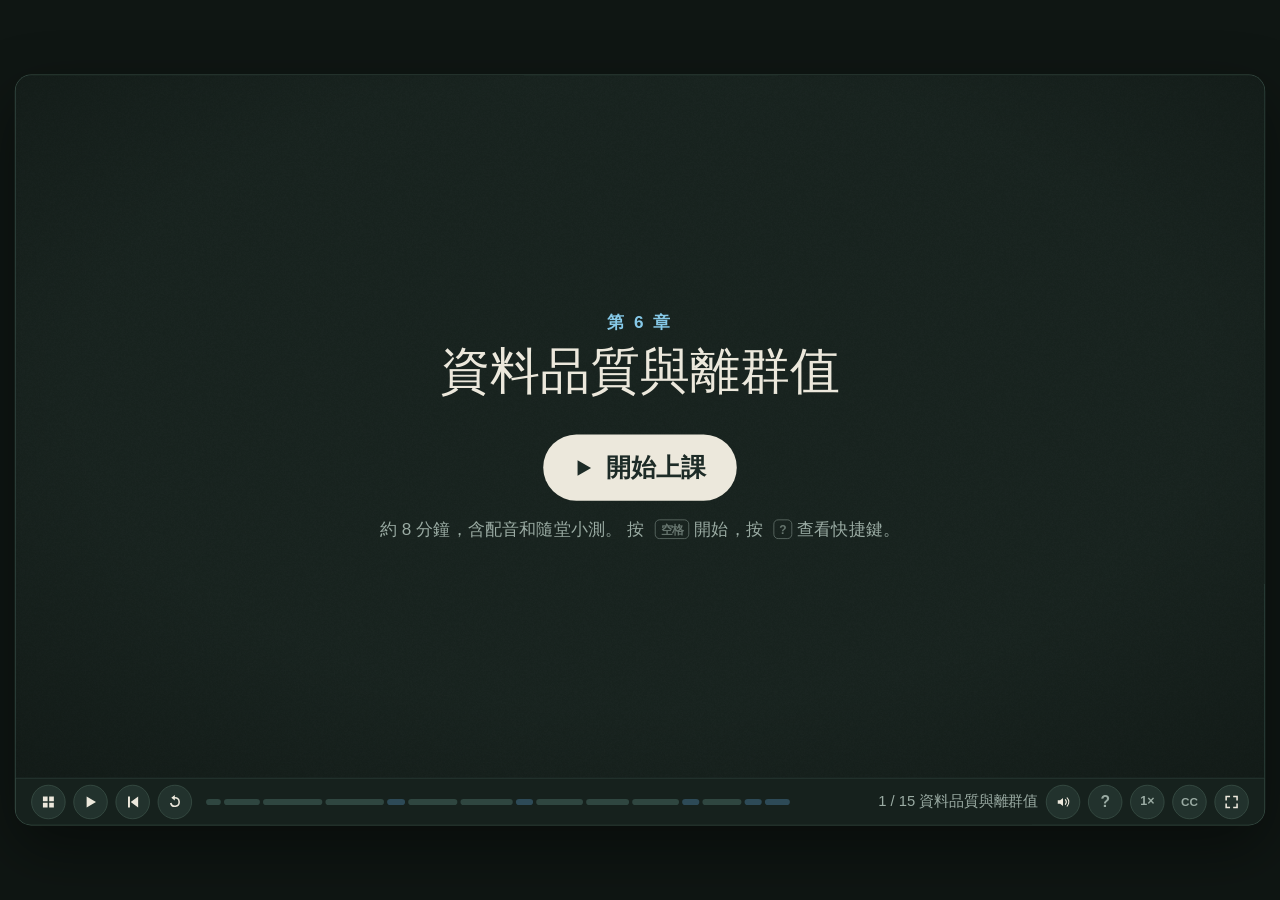
<file: site/nir-pathlength/ch06/index.html>
<!doctype html>
<html lang="zh-Hant">
<head>
<meta charset="utf-8">
<meta name="viewport" content="width=device-width, initial-scale=1">
<title>資料品質與離群值</title>
<link rel="stylesheet" href="../lib/engine.css">
<link rel="expect" href="#bar" blocking="render"><!-- hold the first frame until the player exists, so the page transition can run -->
</head>
<body>
<script src="../lib/engine.js"></script>
<script src="../lib/zh-hant.js"></script>
<script src="../lib/nirdata.js"></script>
<script src="../lib/nirkit.js"></script>
<script src="../lib/ch06data.js"></script>
<script src="audio/zh/timings.js"></script>
<script>
'use strict';
// 第 6 章：資料品質與離群值。數字全由 tools/nir-pathlength/make_data_ch06.py 算出（lib/ch06data.js），
// 與 exercises/ch06_data_quality.* 一致。判斷規則（水帶高度在同光徑中位數 ±10 % 內）在看結果前由物理定義。
const CHAPTER = { number: 6, title: '資料品質與離群值', minutes: 8, language: 'zh', next: '../ch07/' };

const WL6 = CH6.wl, WB6 = CH6.wb, ONE6 = CH6.one, Q25 = CH6.q25, PQ6 = CH6.pcaQ;
const REFC6 = '#6fb0ff', OKBAND = 'rgba(111, 211, 160, .14)', MARKC = 'rgba(242, 193, 78, .16)';
const f2 = v => fmt(v, 2);
const inX = (ys, lo, hi) => [WL6.filter(w => w >= lo && w <= hi), ys.filter((_, i) => WL6[i] >= lo && WL6[i] <= hi)];
const stem = (P, x, y0, y1, color, t0, w = 4) => { const e = path(P.g, `M${P.px(x)} ${P.py(y0)}V${P.py(y1)}`, { stroke: color, 'stroke-width': w }, { o: 0 }); show(e, t0); return e; };

const BEATS = [
  ['intro', '資料品質與離群值', (m, D) => {
    const g = G(scene, { o: 0, y: 24 });
    T(g, '第 6 章 · 近紅外光譜定量醋酸', { x: 800, y: 320, size: 30, fill: COL.dim, anchor: 'middle' });
    T(g, '資料品質與離群值', { x: 800, y: 440, size: 84, weight: 700, anchor: 'middle' });
    tw(g, { o: 1, y: 0 }, .2, 1.1, out);
    const r = T(scene, '哪一筆量錯了？', { x: 800, y: 560, size: 42, fill: GOLD, anchor: 'middle', o: 0 });
    show(r, m('sub'));
    tw(g, { o: 0, y: -24 }, D - .9, .8); hide(r, D - .9, .8);
  }],

  ['ruler', '先找量尺', (m) => {
    const p = panel(0);
    nTitle(p, '量尺：同一瓶水量兩次差多少？');
    const P = nPlot(p, [150, 170, 800, 470], [1340, 2410], [.3, 1.4], { xt: [1400, 1600, 1800, 2000, 2200], xl: '波長 nm', yt: [.4, .6, .8, 1, 1.2], yl: '吸光度（0.25 mm、水）', t0: .2 });
    nCurve(P, WL6, CH6.rep.a, WATERC, m('two'), 1.2, 4);
    nCurve(P, WL6, CH6.rep.b, GOLD, m('two') + 1, 1.2, 2, { 'stroke-dasharray': '8 6' });
    nLegend(p, [['第 1 次', WATERC], ['第 2 次', GOLD]], 190, 200, m('two') + .5, 22);
    nText(p, '兩條幾乎重疊', 1130, 230, m('diff'), { size: 28 });
    nText(p, '差異 RMS：' + CH6.rep.rms.toFixed(4) + ' AU', 1130, 290, m('diff') + .8, { size: 28, fill: GOLD, weight: 700 });
    nText(p, '最大差異：' + CH6.rep.max.toFixed(4) + ' AU', 1130, 335, m('diff') + 1.4, { size: 24, fill: COL.dim });
    nText(p, '→ 儀器很穩定', 1130, 400, m('diff') + 2.4, { size: 28, fill: OKC, weight: 700 });
    nText(p, '但其他條件都只量一次', 1130, 500, m('but'), { size: 28, fill: BADC, weight: 700 });
    nText(p, '重新填樣的誤差多大？', 1130, 545, m('but') + 1, { size: 26 });
    nText(p, '這份資料量不出來', 1130, 585, m('but') + 1.6, { size: 26, fill: COL.dim });
  }],

  ['waterband', '水帶高度', (m) => {
    const p = panel(0);
    nTitle(p, '醋大部分是水：比一比水帶高度');
    const P = nPlot(p, [150, 170, 820, 470], [1350, 1760], [.35, .68], { xt: [1400, 1500, 1600, 1700], xl: '波長 nm', yt: [.4, .5, .6], yl: '吸光度（0.25 mm）', t0: .2 });
    nBand(P, 1440, 1460, MARKC, 1, m('def'));
    nBand(P, 1580, 1650, OKBAND, 1, m('def') + 1);
    CH6.spec['0.25'].forEach((s, i) => nCurve(P, ...inX(s, 1350, 1760), SAMPC[i], m('four') + i * .4, 1, i === 2 ? 4 : 3));
    nLegend(p, SAMPL.map((s, i) => [s, SAMPC[i]]), P.px(1655), P.py(.66), m('four') + .5, 20);
    nText(p, '水帶高度 =', 1030, 250, m('def'), { size: 28, weight: 700, fill: GOLD });
    nText(p, '1440–1460 nm 平均', 1030, 295, m('def') + .4, { size: 26, fill: GOLD });
    nText(p, '− 1580–1650 nm 平坦區平均', 1030, 335, m('def') + 1, { size: 26, fill: OKC });
    nText(p, '醋裡的水最多只少約 7 %', 1030, 440, m('rule'), { size: 26 });
    nText(p, '→ 同一光徑的四瓶', 1030, 480, m('rule') + 1, { size: 26 });
    nText(p, '應在中位數的 ±10 % 內', 1030, 520, m('rule') + 1.5, { size: 30, weight: 700, fill: GOLD });
    nText(p, '規則先定好，再看結果', 1030, 590, m('rule') + 3, { size: 24, fill: COL.dim });
  }],

  ['check', '檢查結果', (m) => {
    const p = panel(0);
    nTitle(p, '水帶高度 ÷ 同光徑中位數');
    const P = nPlot(p, [200, 170, 1000, 470], [-1, 14], [.6, 1.3], { xt: [], yt: [.7, .8, .9, 1, 1.1, 1.2], yl: '比值', t0: .2 });
    const ok = path(P.g, `M${P.px(-1)} ${P.py(1.1)}H${P.px(14)}V${P.py(.9)}H${P.px(-1)}Z`, { fill: OKBAND, stroke: 'none' }, { o: 0 });
    show(ok, .4);
    nText(p, '±10 %', P.px(14) + 10, P.py(1) + 8, .6, { size: 22, fill: OKC });
    [['0.25', 'p025'], ['0.5', 'p05'], ['1.0', 'p1']].forEach(([key, mark], g) => {
      const t0 = m(mark), w = WB6[key], grey = !w.usable;
      nText(p, (key === '1.0' ? '1' : key) + ' mm', P.px(g * 5 + 1.5), P.box[1] + P.box[3] + 40, t0, { size: 26, anchor: 'middle', fill: grey ? COL.dim : PATHC[key === '1.0' ? 1 : Number(key)], weight: 700 });
      w.ratio.forEach((r, i) => {
        const x = g * 5 + i, bad = w.flag[i], c = grey ? COL.dim : bad ? BADC : SAMPC[i];
        stem(P, x, 1, r, c, t0 + .2 + i * .2, 4);
        nDot(P.g, P.px(x), P.py(r), bad ? 13 : 10, c, t0 + .3 + i * .2);
      });
      if (grey) nText(p, '水帶峰值 ' + w.peak.toFixed(1) + ' > 1.5，只當參考', P.px(g * 5 + 1.5), P.box[1] + P.box[3] + 74, t0 + 1, { size: 20, anchor: 'middle', fill: COL.dim });
    });
    const r1 = WB6['0.25'].ratio[2], r2 = WB6['0.5'].ratio[1];
    nText(p, '0.25 mm、4.87 %：' + f2(r1), 1300, 260, m('flags'), { size: 26, fill: BADC, weight: 700 });
    nText(p, '水帶少了約四分之一', 1300, 300, m('flags') + .6, { size: 24 });
    nText(p, '0.5 mm、3.32 %：' + f2(r2), 1300, 400, m('flags') + 2.5, { size: 26, fill: BADC, weight: 700 });
    nText(p, '比純水還多的水？', 1300, 440, m('flags') + 3.1, { size: 24 });
    nText(p, '→ 不是醋本身的問題', 1300, 480, m('flags') + 3.8, { size: 24, fill: GOLD });
    nText(p, '而是填樣或光徑', 1300, 520, m('flags') + 4.3, { size: 24, fill: GOLD });
  }],

  ['q1', '小測驗', () => {}, { ask: done => quiz({ x: 330, y: 130, w: 940, cls: 'side' }, [{
    id: 'c-water', prompt: ['0.5 mm 的 3.32 % 那瓶，水帶高度是同光徑中位數的 1.17 倍。最合理的解釋是什麼？'],
    build: choice([['填樣或光徑出了問題（例如液層較厚、氣泡、基線偏移），應該重新填樣再量'], ['這瓶醋的含水量比純水還多'], ['這瓶醋的酸度特別高']], 0,
      '醋的水只會比純水少，不會更多。比值超過 1 很多，只能來自量測過程，而不是醋本身。',
      [null, '醋的水只會比純水少，不可能更多。', '酸度越高，水越少，水帶應該變低，不是變高。']),
  }], done) }],

  ['autotrap', '自動偵測的陷阱', (m) => {
    const p = panel(0);
    nTitle(p, '20 條光譜一起做 PCA，看 Q 殘差排名');
    const P = nPlot(p, [200, 170, 950, 450], [-1, 24], [0, 1.6], { xt: [], yt: [0, .5, 1, 1.5], yl: 'Q 殘差', t0: .2 });
    const top = PQ6.rank.slice(0, 3);
    PQ6.q.forEach((q, k) => {
      const g = Math.floor(k / 4), i = k % 4, x = g * 5 + i, pth = PQ6.path[k];
      const flagged = (pth === .25 && i === 2) || (pth === .5 && i === 1);
      nBar(P.g, P.px(x), 30, P.py(0), P.py(q), flagged ? BADC : PATHC[pth], m('all') + g * .4 + i * .08);
      if (top.includes(k)) nText(p, '#' + (top.indexOf(k) + 1), P.px(x), P.py(q) - 12, m('top') + top.indexOf(k) * .4, { size: 22, anchor: 'middle', fill: GOLD, weight: 700 });
    });
    PATHS.forEach((pth, g) => nText(p, pstr(pth), P.px(g * 5 + 1.5), P.box[1] + P.box[3] + 40, m('all') + g * .4, { size: 22, anchor: 'middle', fill: PATHC[pth], weight: 700 }));
    nText(p, '第 1、2 名：2 mm（飽和）', 1220, 250, m('top'), { size: 26, fill: GOLD, weight: 700 });
    nText(p, '紅色＝水帶檢查抓到的兩條', 1220, 330, m('ours'), { size: 24, fill: BADC });
    nText(p, '排第 ' + PQ6.rank_of_flagged['0.25-4.87'] + ' 和第 ' + PQ6.rank_of_flagged['0.5-3.32'] + ' 名', 1220, 370, m('ours') + .6, { size: 24, fill: BADC });
    nText(p, '光徑混在一起，', 1220, 470, m('lesson'), { size: 26 });
    nText(p, '比到的是光徑，不是品質', 1220, 510, m('lesson') + .5, { size: 26, fill: GOLD, weight: 700 });
    nText(p, '先分組，同類相比', 1220, 570, m('lesson') + 2, { size: 26, fill: OKC, weight: 700 });
    nText(p, '樣品這麼少，也沒有可靠的門檻', 1220, 620, m('lesson') + 3.5, { size: 22, fill: COL.dim });
  }],

  ['residual', '大殘差從哪來', (m) => {
    const p = panel(0);
    nTitle(p, '1 mm：哪一瓶的交叉驗證誤差最大？');
    const P = nPlot(p, [170, 170, 820, 470], [-.6, 3.6], [-2.5, 4.5], { xt: [], yt: [-2, 0, 2, 4], yl: '留一誤差（酸度 %）', t0: .2 });
    nHLine(P, 0, COL.dim, .4);
    SAMPL.forEach((s, i) => nText(p, s, P.px(i), P.box[1] + P.box[3] + 40, .4, { size: 22, anchor: 'middle', fill: SAMPC[i] }));
    ONE6.loo_atago.forEach((e, i) => nBar(P.g, P.px(i) - 22, 40, P.py(0), P.py(e), REFC6, m('atago') + i * .2));
    nText(p, 'Atago 參考值', 1060, 230, m('atago'), { size: 26, fill: REFC6, weight: 700 });
    nText(p, '7.45 % 誤差 ' + f2(ONE6.loo_atago[3]) + ' %，最大', 1060, 275, m('big'), { size: 24 });
    nText(p, '它的水帶比值 ' + f2(ONE6.wb_ratio[3]) + '：光譜看來正常', 1060, 320, m('spec'), { size: 24, fill: COL.dim });
    ONE6.loo_titr.forEach((e, i) => nBar(P.g, P.px(i) + 22, 40, P.py(0), P.py(e), GOLD, m('titr') + i * .2));
    nText(p, '改用滴定參考值', 1060, 420, m('titr'), { size: 26, fill: GOLD, weight: 700 });
    nText(p, 'RMSECV ' + f2(ONE6.rmse_atago) + ' → ' + f2(ONE6.rmse_titr) + ' %', 1060, 465, m('titr') + .8, { size: 26, fill: GOLD });
    nText(p, '這瓶：Atago 7.45 %，滴定 ' + f2(ONE6.titr[3]) + ' %', 1060, 510, m('titr') + 1.8, { size: 22, fill: COL.dim });
    nText(p, '大殘差只說「有東西不對」：', 1060, 600, m('why'), { size: 24, weight: 700 });
    nText(p, '光譜、參考值、直線都有可能', 1060, 640, m('why') + .6, { size: 24, fill: GOLD, weight: 700 });
  }],

  ['q2', '小測驗', () => {}, { ask: done => quiz({ x: 330, y: 130, w: 940, cls: 'side' }, [{
    id: 'c-resid', prompt: ['某一點的交叉驗證誤差最大。這代表什麼？'],
    build: choice([['有東西不對，但可能是光譜、參考值或直線本身，要逐一檢查'], ['這條光譜量錯了，刪掉就好'], ['這點濃度最高，誤差大是正常的，不用管']], 0,
      '1 mm 的 7.45 % 那瓶誤差最大，但光譜正常；換成滴定參考值後，誤差就變小了。',
      [null, '它的光譜通過了水帶檢查；問題出在參考值。', '誤差大一定有原因，要找出來。']),
  }], done) }],

  ['tempt', '刪掉最大殘差', (m) => {
    const p = panel(0);
    nTitle(p, '如果把一瓶刪掉，R² 會怎樣？（1 mm、Atago）');
    const P = nPlot(p, [200, 170, 800, 470], [-.6, 3.6], [.9, 1.0], { xt: [], yt: [.9, .92, .94, .96, .98, 1], yl: 'R²（剩下 3 點）', t0: .2 });
    nHLine(P, ONE6.r2_atago, COL.dim, .4);
    nText(p, '虛線：4 點全用 R² ' + ONE6.r2_atago.toFixed(3), 1080, 200, .6, { size: 22, fill: COL.dim });
    SAMPL.forEach((s, i) => nText(p, '刪 ' + s, P.px(i), P.box[1] + P.box[3] + 40, .4, { size: 22, anchor: 'middle', fill: SAMPC[i] }));
    ONE6.drop_r2.forEach((r, i) => {
      nBar(P.g, P.px(i), 70, P.py(.9), P.py(r), i === 3 ? BADC : SAMPC[i], m('drop') + i * .3);
      nText(p, r.toFixed(i === 3 ? 4 : 3), P.px(i), P.py(r) - 12, m('drop') + .6 + i * .3, { size: 22, anchor: 'middle', fill: i === 3 ? BADC : COL.chalk, weight: 700 });
    });
    nText(p, '刪掉 7.45 %：R² ' + ONE6.drop_r2[3].toFixed(4), 1080, 260, m('best'), { size: 28, fill: BADC, weight: 700 });
    nText(p, '看起來近乎完美', 1080, 300, m('best') + .6, { size: 24 });
    nText(p, '但它的光譜沒問題，', 1080, 400, m('why'), { size: 26 });
    nText(p, '問題在參考值', 1080, 440, m('why') + .6, { size: 26, fill: GOLD, weight: 700 });
    nText(p, '刪掉殘差最大的點，', 1080, 540, m('rule'), { size: 26 });
    nText(p, 'R² 幾乎一定變好', 1080, 580, m('rule') + .5, { size: 26 });
    nText(p, '→ 分數不能當刪除的理由', 1080, 630, m('rule') + 1.5, { size: 28, fill: GOLD, weight: 700 });
  }],

  ['fixit', '修正救得了嗎', (m) => {
    const p = panel(0);
    nTitle(p, '0.25 mm 那條可疑光譜：修正？刪掉？');
    const cols = [['處理方式', 330], ['校正點', 760], ['R²', 960], ['RMSECV（%）', 1220]];
    cols.forEach(([s, x]) => nText(p, s, x, 220, .3, { size: 24, fill: COL.dim, anchor: 'middle' }));
    const row = (y, name, n, r2, rm, color, t0) => [[name, 330], [String(n), 760], [r2.toFixed(3), 960], [f2(rm), 1220]].forEach(([s, x], k) =>
      nText(p, s, x, y, t0 + k * .2, { size: 30, anchor: 'middle', fill: k === 3 ? color : COL.chalk, weight: k === 3 ? 700 : 500 }));
    row(300, '原始數據', 4, Q25.r2, Q25.rmse, OKC, m('orig'));
    row(390, '用水帶比值 ' + f2(WB6['0.25'].ratio[2]) + ' 修正', 4, Q25.r2_fixed, Q25.rmse_fixed, BADC, m('fixed'));
    row(480, '刪掉 4.87 %', 3, Q25.r2_drop, Q25.rmse_drop, BADC, m('drop'));
    nText(p, '修正規則事先定好，分數卻變差；刪掉更差', 800, 590, m('drop') + 2, { size: 28, anchor: 'middle', fill: GOLD, weight: 700 });
    nText(p, '只有 4 點時，分數無法判斷哪一個才對', 800, 645, m('only'), { size: 28, anchor: 'middle' });
    nText(p, '唯一的辦法：重新填樣再量', 800, 715, m('only') + 2, { size: 34, anchor: 'middle', fill: OKC, weight: 700 });
  }],

  ['flow', '處理流程', (m) => {
    const p = panel(0);
    nTitle(p, '發現可疑數據時，怎麼做？');
    [['先定規則，再看資料（用物理或量尺定門檻）', 's1'], ['同類相比：同光徑、同條件', 's2'], ['找原因：填樣、氣泡、光徑、參考值', 's3'],
     ['重新填樣，量 3 次', 's4'], ['紀錄：保留原始數據，報告有無該點的兩種結果', 's5']].forEach(([str, mark], i) => {
      const g = G(p, { x: -16, y: 210 + i * 105, o: 0 });
      mk('circle', { cx: 200, cy: -12, r: 28, fill: i === 3 ? OKC : GOLD }, g);
      T(g, String(i + 1), { x: 200, y: -1, size: 32, fill: COL.board, weight: 700, anchor: 'middle' });
      T(g, str, { x: 260, size: 34, weight: 600 });
      tw(g, { o: 1, x: 0 }, m(mark), .6);
    });
    nText(p, '不要因為「刪了分數比較好」就刪；也不要悄悄刪掉', 800, 760, m('never'), { size: 28, anchor: 'middle', fill: BADC, weight: 700 });
  }],

  ['q3', '小測驗', () => {}, { ask: done => quiz({ x: 330, y: 110, w: 940, cls: 'side' }, [{
    id: 'c-ok', prompt: ['下列做法合理嗎？'],
    build: grid([
      { parts: ['水帶高度超出事先定好的 ±10 %，重新填樣再量'], ans: ['ok'], why: '規則先定好，又有物理理由，重測是正確做法。' },
      { parts: ['刪掉一點後 R² 從 0.93 變成 0.999，所以刪掉'], ans: ['no'], why: '刪掉殘差最大的點，R² 幾乎一定變好；分數不是理由。' },
      { parts: ['報告保留原始數據，並寫出有無該點的兩種結果'], ans: ['ok'], why: '讀者可以自己判斷處理的影響。' },
      { parts: ['把重測的數據換上去，報告裡不提'], ans: ['no'], why: '悄悄換掉數據，讀者無法評估；要寫出來。' },
    ], [['ok', '合理'], ['no', '不合理']], { multi: false, text: true }),
  }], done) }],

  ['wrap', '總結', (m) => {
    const p = panel(0);
    nTitle(p, '總結');
    [['先定規則再看資料：門檻來自物理或量尺。', 'w1'], ['同類相比：不同光徑混在一起會比錯東西。', 'w2'],
     ['大殘差不等於壞光譜：參考值也可能錯。', 'w3'], ['不靠分數刪資料：重新填樣，並紀錄。', 'w4']].forEach(([str, mark], i) => {
      const g = G(p, { x: -16, y: 230 + i * 120, o: 0 });
      mk('circle', { cx: 200, cy: -12, r: 28, fill: GOLD }, g);
      T(g, String(i + 1), { x: 200, y: -1, size: 32, fill: COL.board, weight: 700, anchor: 'middle' });
      T(g, str, { x: 260, size: 38, weight: 600 });
      tw(g, { o: 1, x: 0 }, m(mark), .6);
    });
    nText(p, '下一次實驗：每個濃度重新填樣 3 次，就有填樣誤差的量尺', 800, 740, m('end'), { size: 30, fill: GOLD, anchor: 'middle' });
  }],

  ['final1', '本章練習', () => { panel(0); }, { ask: done => quiz(SCREEN, [{
    id: 'p-ratio', prompt: ['某光徑四瓶的水帶高度是 0.20、0.19、0.15、0.19，中位數 0.19。0.15 那瓶的比值是多少？（小數第二位）'],
    build: blanks([{ parts: ['比值 ≈ ', { box: '0.79' }], why: '0.15 ÷ 0.19 = 0.789，約 0.79。', hint: '比值 = 水帶高度 ÷ 中位數。' }]),
  }, {
    id: 'p-flag', prompt: ['依照「±10 % 以內才算正常」的規則，比值 0.79 的那瓶應該怎麼處理？'],
    build: choice([['列為可疑，找原因並重新填樣再量'], ['正常，不用處理'], ['直接刪掉，不必紀錄']], 0,
      '0.79 超出 0.90–1.10，是可疑數據；處理方式是重測並紀錄，不是直接刪掉。',
      [null, '0.79 低於 0.90，超出規則。', '刪除要有紀錄；更好的做法是重測。']),
  }, {
    id: 'p-pca', prompt: ['把 5 種光徑的 20 條光譜一起做 PCA，Q 殘差最大的是 2 mm 光譜。最可能的原因是？'],
    build: choice([['2 mm 已飽和，光譜不再和光徑成正比，PCA 抓到的是非線性'], ['2 mm 的填樣全部失敗'], ['PCA 算錯了']], 0,
      '不同光徑混在一起時，Q 反映的是光徑與飽和的差異，不是量測品質。要先分組再比。',
      [null, '2 mm 的四條光譜彼此一致，只是飽和。', 'PCA 沒有算錯，是比較的對象選錯了。']),
  }], done, '本章練習') }],

  ['finish', '完成', () => { panel(0); }, { ask: finishCard }],
].map(([id, title, run, extra]) => ({ id, title, run, ...extra }));

boot();
</script>
</body>
</html>
</file>
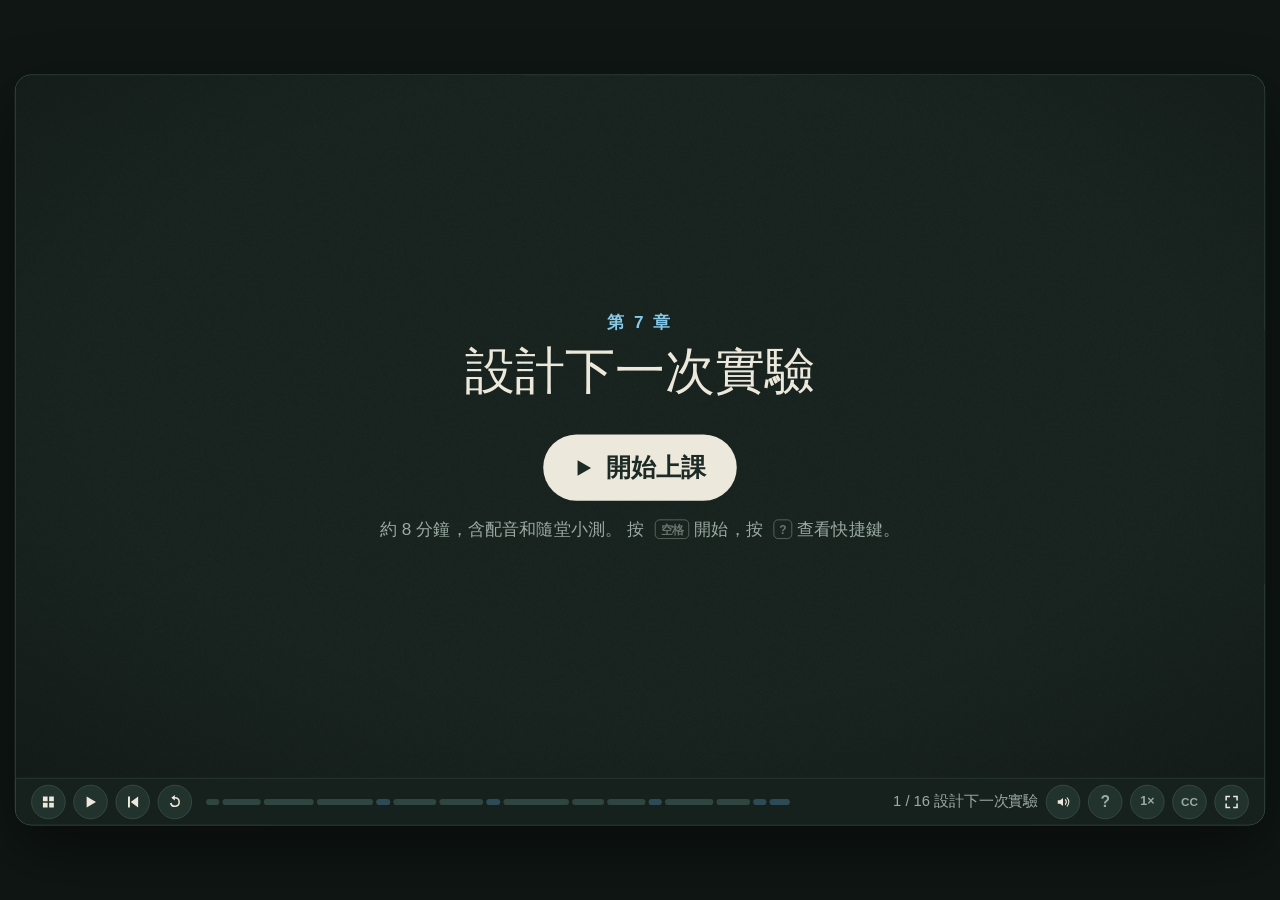
<file: site/nir-pathlength/ch07/index.html>
<!doctype html>
<html lang="zh-Hant">
<head>
<meta charset="utf-8">
<meta name="viewport" content="width=device-width, initial-scale=1">
<title>設計下一次實驗</title>
<link rel="stylesheet" href="../lib/engine.css">
<link rel="expect" href="#bar" blocking="render"><!-- hold the first frame until the player exists, so the page transition can run -->
</head>
<body>
<script src="../lib/engine.js"></script>
<script src="../lib/zh-hant.js"></script>
<script src="../lib/nirdata.js"></script>
<script src="../lib/nirkit.js"></script>
<script src="../lib/ch07data.js"></script>
<script src="audio/zh/timings.js"></script>
<script>
'use strict';
// 第 7 章：設計下一次實驗。數字全由 tools/nir-pathlength/make_data_ch07.py 算出（lib/ch07data.js），
// 與 exercises/ch07_experiment_design.* 一致。漂移、彎曲、配製誤差、分組都是示意，畫面上標明。
const CHAPTER = { number: 7, title: '設計下一次實驗', minutes: 8, language: 'zh', next: '../ch08/' };

const SC7 = CH7.scan, PL7 = CH7.pilot, SN7 = CH7.sens, SR7 = CH7.sens_ref, SP7 = CH7.spacing, OR7 = CH7.order, CL7 = CH7.class;
const f2 = v => fmt(v, 2);
const LVC7 = [0, 1, 2, 3, 4, 5, 6, 7].map(i => `hsl(${210 - i * 22}, 70%, ${58 + i * 2}%)`);   // 0–7 % 的顏色
const NOTE7 = { size: 20, fill: COL.dim };
const range7 = (P, x, lo, hi, color, t0) => {   // 一條直的範圍線＋兩端點
  const e = path(P.g, `M${P.px(x)} ${P.py(lo)}V${P.py(hi)}`, { stroke: color, 'stroke-width': 6, 'stroke-linecap': 'round' }, { o: 0 });
  show(e, t0); nDot(P.g, P.px(x), P.py(lo), 9, color, t0 + .2);
};
const chip7 = (p, x, y, lv, t0, s = 42) => {
  const g = G(p, { o: 0 });
  mk('rect', { x, y, width: s, height: s, rx: 6, fill: LVC7[lv] }, g);
  T(g, String(lv), { x: x + s / 2, y: y + s * .7, size: 22, weight: 700, fill: COL.board, anchor: 'middle' });
  show(g, t0, .3); return g;
};
const rows7 = (p, items, y0, dy, size, m) => items.forEach(([str, mark], i) => {
  const g = G(p, { x: -16, y: y0 + i * dy, o: 0 });
  mk('circle', { cx: 200, cy: -12, r: 28, fill: GOLD }, g);
  T(g, String(i + 1), { x: 200, y: -1, size: 32, fill: COL.board, weight: 700, anchor: 'middle' });
  T(g, str, { x: 260, size, weight: 600 });
  tw(g, { o: 1, x: 0 }, m(mark), .6);
});

const BEATS = [
  ['intro', '設計下一次實驗', (m, D) => {
    const g = G(scene, { o: 0, y: 24 });
    T(g, '第 7 章 · 近紅外光譜定量醋酸', { x: 800, y: 320, size: 30, fill: COL.dim, anchor: 'middle' });
    T(g, '設計下一次實驗', { x: 800, y: 440, size: 84, weight: 700, anchor: 'middle' });
    tw(g, { o: 1, y: 0 }, .2, 1.1, out);
    const r = T(scene, '這次要量出什麼？', { x: 800, y: 560, size: 42, fill: GOLD, anchor: 'middle', o: 0 });
    show(r, m('sub'));
    tw(g, { o: 0, y: -24 }, D - .9, .8); hide(r, D - .9, .8);
  }],

  ['unknown', '還不知道什麼', (m) => {
    const p = panel(0);
    nTitle(p, '現有數據回答不了的問題');
    nText(p, '問題', 260, 220, .3, { size: 24, fill: COL.dim });
    nText(p, '現有數據', 900, 220, .3, { size: 24, fill: COL.dim });
    [['儀器雜訊多大？', '0.25 mm 的水掃了兩次 ✓', OKC, 'now'],
     ['填樣誤差多大？', '每瓶只填一次 ✗', BADC, 'fill'],
     ['參考值誤差多大？', 'Atago 和滴定差很多 ✗', BADC, 'ref'],
     ['真的是直線嗎？', '4 個濃度、沒有重複 ✗', BADC, 'line'],
     ['換一瓶新的醋還準嗎？', '沒有獨立的未知樣品 ✗', BADC, 'new']].forEach(([q, a, c, mark], i) => {
      nText(p, q, 260, 300 + i * 80, m(mark), { size: 32, weight: 600 });
      nText(p, a, 900, 300 + i * 80, m(mark) + .5, { size: 30, fill: c, weight: 700 });
    });
    nText(p, '下一次實驗的目的：把這些量出來', 800, 740, m('aim'), { size: 34, anchor: 'middle', fill: GOLD, weight: 700 });
  }],

  ['noise', '誤差在哪一層', (m) => {
    const p = panel(0);
    nTitle(p, '各層誤差，換成濃度（%）');
    const P = nPlot(p, [180, 170, 740, 450], [-.6, 3.6], [0, 1.1], { xt: [], yt: [0, .25, .5, .75, 1], yl: '標準差（酸度 %）', t0: .2 });
    const bars = [[SC7.conc025, '掃描', '0.25 mm 實測*', WATERC, 'scan'], [SC7.conc1_est, '掃描', '1 mm 粗估', WATERC, 'est'],
                  [SC7.resid_titr, '校正殘差', '滴定', GOLD, 'resid'], [SC7.resid_atago, '校正殘差', 'Atago', BADC, 'resid']];
    bars.forEach(([v, a, b, c, mark], i) => {
      const t0 = m(mark) + (i === 3 ? 1 : 0);
      nBar(P.g, P.px(i), 80, P.py(0), P.py(v), c, t0);
      nText(p, (v < .1 ? v.toFixed(3) : f2(v)), P.px(i), P.py(v) - 14, t0 + .6, { size: 24, anchor: 'middle', fill: c, weight: 700 });
      nText(p, a, P.px(i), P.box[1] + P.box[3] + 36, t0, { size: 22, anchor: 'middle' });
      nText(p, b, P.px(i), P.box[1] + P.box[3] + 64, t0, { size: 20, anchor: 'middle', fill: COL.dim });
    });
    nText(p, '* 以 1 mm 斜率換算', 1010, 200, m('scan'), { size: 20, fill: COL.dim });
    nText(p, '1 mm 吸光度較高，雜訊放大約 ' + SC7.scale.toFixed(1) + ' 倍（粗估）', 1010, 235, m('est'), { size: 22, fill: COL.dim });
    nText(p, '大部分誤差來自', 1010, 310, m('resid') + 1.5, { size: 28 });
    nText(p, '填樣和參考值，不是儀器', 1010, 352, m('resid') + 2, { size: 28, fill: GOLD, weight: 700 });
    nText(p, '重複要做在對的層次：', 1010, 450, m('layers'), { size: 28, weight: 700 });
    nText(p, '稀釋 → 填樣 → 掃描', 1010, 495, m('layers') + .8, { size: 30, fill: OKC, weight: 700 });
    nText(p, '同一次填樣掃 3 次 ≠ 3 次獨立測量', 1010, 590, m('pseudo'), { size: 26, fill: BADC, weight: 700 });
    nText(p, '（假重複：區間被低估）', 1010, 630, m('pseudo') + 1, { size: 24, fill: COL.dim });
  }],

  ['pilot', '先做預試驗', (m) => {
    const p = panel(0);
    nTitle(p, '重新填樣 k 次，算出的標準差有多可靠？');
    const P = nPlot(p, [180, 170, 720, 470], [-.6, 4.6], [0, 7], { xt: [], yt: [0, 1, 2, 4, 6], yl: '真正 σ ÷ 算出的 s（95 %）', t0: .2 });
    nHLine(P, 1, COL.dim, .4);
    PL7.forEach((r, i) => {
      const t0 = m('k') + .4 + i * .3, c = r.k === 3 ? BADC : r.k === 10 ? OKC : GOLD;
      range7(P, i, r.lo, Math.min(r.hi, 7), c, r.k === 3 ? m('k3') : r.k === 10 ? m('k10') : t0);
      nText(p, 'k = ' + r.k, P.px(i), P.box[1] + P.box[3] + 40, t0, { size: 24, anchor: 'middle' });
      if (r.hi > 7) nText(p, '↑ ' + r.hi.toFixed(0), P.px(i) + 14, P.py(7) + 26, t0 + .3, { size: 22, fill: GOLD });
    });
    const k3 = PL7.find(r => r.k === 3), k10 = PL7.find(r => r.k === 10);
    nText(p, '填 3 次：' + f2(k3.lo) + '–' + k3.hi.toFixed(1) + ' 倍', 1000, 230, m('k3'), { size: 28, fill: BADC, weight: 700 });
    nText(p, '填 10 次：' + f2(k10.lo) + '–' + f2(k10.hi) + ' 倍', 1000, 275, m('k10'), { size: 28, fill: OKC, weight: 700 });
    nText(p, '現在的殘差：自由度 2，和填 3 次一樣', 1000, 330, m('now'), { size: 22, fill: COL.dim });
    nText(p, '區間寬度取決於填樣誤差', 1000, 410, m('sens'), { size: 26, weight: 700 });
    nText(p, '（8 濃度 × 3 次，未知樣品填 1 次）', 1000, 445, m('sens'), NOTE7);
    [0.2, 0.4, 1.0].forEach((s, k) => {
      const i = SN7.s.indexOf(s);
      nText(p, '填樣誤差 ' + s.toFixed(1) + ' %  →  ±' + f2(SN7.m1[i]) + ' %', 1020, 495 + k * 42, m('sens') + .8 + k * .6, { size: 26, fill: k === 2 ? BADC : COL.chalk });
    });
    nText(p, '先用一瓶醋重新填樣 10 次', 1000, 680, m('plan'), { size: 30, fill: GOLD, weight: 700 });
  }],

  ['q1', '小測驗', () => {}, { ask: done => quiz({ x: 330, y: 130, w: 940, cls: 'side' }, [{
    id: 'c-pseudo', prompt: ['未知樣品只填一次樣，掃描 3 次取平均。算預測區間時，重複次數 m 應該用多少？'],
    build: choice([['1：三次掃描共用同一次填樣，填樣誤差沒有被平均掉'], ['3：一共量了三次'], ['不用算區間，平均已經很準']], 0,
      '掃描雜訊只佔誤差的一小部分；要讓 m = 3，必須重新填樣三次。',
      [null, '三次掃描不是三次獨立的測量，這是假重複。', '平均只縮小掃描雜訊，填樣和參考值的誤差都還在。']),
  }], done) }],

  ['spacing', '濃度怎麼排', (m) => {
    const p = panel(0);
    nTitle(p, '同樣量 24 次，濃度怎麼排？');
    const cols = [['排法', 260], ['斜率標準誤', 540], ['檢查直線的自由度', 760]];
    cols.forEach(([s, x]) => nText(p, s, x, 220, .3, { size: 22, fill: COL.dim, anchor: 'middle' }));
    nText(p, '（現在 4 點 = 1）', 540, 250, .3, { size: 18, fill: COL.dim, anchor: 'middle' });
    [['兩端各 12 次', 'ends'], ['3 個濃度各 8 次', 'three'], ['8 個濃度各 3 次', 'eight']].forEach(([name, key], i) => {
      const y = 320 + i * 80, d = SP7[key], c = key === 'eight' ? OKC : COL.chalk;
      nText(p, name, 260, y, m('se') + i * .3, { size: 28, anchor: 'middle', fill: c, weight: key === 'eight' ? 700 : 500 });
      nText(p, f2(d.se_rel), 540, y, m('se') + .3 + i * .3, { size: 30, anchor: 'middle', fill: c, weight: 700 });
      nText(p, String(d.lof_df), 760, y, m('lof') + i * .3, { size: 30, anchor: 'middle', fill: d.lof_df === 0 ? BADC : c, weight: 700 });
    });
    const C = SP7.curve, P = nPlot(p, [960, 200, 400, 340], [0, 7], [0, 7], { xt: [0, 3.5, 7], xl: '真正的酸度 %', yt: [0, 3.5, 7], yl: '量到的訊號（換算）', t0: m('curve') });
    nCurve(P, C.x, C.x, COL.dim, m('curve') + .3, .8, 2, { 'stroke-dasharray': '8 6' });
    nCurve(P, C.x, C.y, GOLD, m('curve') + .6, 1.2, 4);
    [0, 7].forEach(x => nDot(P.g, P.px(x), P.py(x), 10, BADC, m('curve') + 1.2));
    nText(p, '示意：反應有點彎', 980, 620, m('curve') + 1, { size: 22, fill: GOLD });
    nText(p, '只量兩端：中間偏 ' + f2(C.mid_bias) + ' % 卻看不出來', 980, 655, m('curve') + 2, { size: 22, fill: BADC });
    nText(p, '選 8 個濃度、各 3 次：犧牲一點斜率精度，換來檢查直線的能力', 800, 750, m('pick'), { size: 28, anchor: 'middle', fill: OKC, weight: 700 });
  }],

  ['order', '測量順序', (m) => {
    const p = panel(0);
    nTitle(p, '24 次測量的順序（示意：整段漂移相當於 0.5 %）');
    const x0 = 330, cx = i => x0 + i * 46 + Math.floor(i / 8) * 18;
    const ar = path(p, `M${x0} 215H${cx(23) + 42}`, { stroke: COL.dim, 'stroke-width': 3 }, { o: 0 });
    show(ar, m('drift'));
    nText(p, '時間 →　儀器慢慢漂移', x0, 200, m('drift'), { size: 22, fill: COL.dim });
    nText(p, '由低到高', 150, 278, m('asc'), { size: 26, weight: 700 });
    [...Array(24).keys()].forEach(i => chip7(p, cx(i), 248, Math.floor(i / 3), m('asc') + i * .04));
    nText(p, '分 3 塊打亂', 150, 368, m('block'), { size: 26, weight: 700, fill: OKC });
    OR7.example.forEach((lv, i) => chip7(p, cx(i), 338, lv, m('block') + .3 + i * .04));
    nText(p, '數字 = 酸度 %（0–7）', x0, 420, m('asc') + 1, NOTE7);
    nText(p, '由低到高：斜率偏差 +' + OR7.asc_bias.toFixed(1) + ' %', 330, 500, m('asc') + 1, { size: 30, fill: BADC, weight: 700 });
    nText(p, '完全隨機：平均 0，95 % 範圍 ±' + OR7.rand_95.toFixed(1) + ' %', 330, 560, m('rand'), { size: 30, fill: GOLD, weight: 700 });
    nText(p, '分 3 塊、每塊 8 個濃度各一次、塊內打亂：±' + OR7.block_95.toFixed(2) + ' %', 330, 620, m('block') + 1.5, { size: 30, fill: OKC, weight: 700 });
    nText(p, '順序表在實驗前排好，照表操作；換樣品前潤洗樣品槽', 800, 730, m('sheet'), { size: 28, anchor: 'middle', fill: GOLD });
  }],

  ['q2', '小測驗', () => {}, { ask: done => quiz({ x: 330, y: 130, w: 940, cls: 'side' }, [{
    id: 'c-order', prompt: ['8 個濃度、各填樣 3 次，共 24 次測量。順序怎麼排最好？'],
    build: choice([['分 3 個區塊，每塊 8 個濃度各一次，塊內打亂'], ['由低濃度量到高濃度'], ['同一個濃度的 3 次連續量完，再換下一個']], 0,
      '分區塊打亂，儀器漂移就不會和濃度綁在一起；區塊之間的漂移也互相抵銷。',
      [null, '漂移會和濃度綁在一起，斜率跟著偏。交叉污染靠潤洗解決，不靠順序。', '同一濃度的 3 次擠在同一段時間，漂移會變成那個濃度的偏差。']),
  }], done) }],

  ['xval', '濃度值怎麼來', (m) => {
    const p = panel(0);
    nTitle(p, '參考值：滴定原液，秤重稀釋');
    nText(p, '一瓶醋當原液，滴定 × 3', 150, 240, m('stock'), { size: 28, weight: 700, fill: GOLD });
    nText(p, '↓ 秤重稀釋（比體積準）', 150, 290, m('stock') + .8, { size: 26 });
    nText(p, '0–7 %，8 個濃度', 150, 340, m('stock') + 1.6, { size: 28, weight: 700, fill: GOLD });
    nText(p, '同一個稀釋的 3 次填樣，', 150, 440, m('shared'), { size: 26 });
    nText(p, '共用同一個配製誤差', 150, 480, m('shared') + .6, { size: 26, fill: BADC, weight: 700 });
    const P = nPlot(p, [980, 190, 480, 360], [-.6, 3.6], [0, .7], { xt: [], yt: [0, .2, .4, .6], yl: '每個濃度的標準差（%）', t0: m('fills') });
    nHLine(P, .4, BADC, m('fills') + .3);
    nText(p, '紅線：配製誤差 0.4（示意）', P.px(3.6), P.box[1] - 14, m('fills') + .3, { size: 20, fill: BADC, anchor: 'end' });
    SR7.more_fills.fills.forEach((f, i) => {
      const v = SR7.more_fills.pt_sd[i];
      nBar(P.g, P.px(i), 60, P.py(0), P.py(v), GOLD, m('fills') + .8 + i * .5);
      nText(p, f2(v), P.px(i), P.py(v) - 12, m('fills') + 1.2 + i * .5, { size: 22, anchor: 'middle', fill: GOLD, weight: 700 });
      nText(p, '填 ' + f + ' 次', P.px(i), P.box[1] + P.box[3] + 36, m('fills') + .8 + i * .5, { size: 22, anchor: 'middle' });
    });
    nText(p, '分析時：同一濃度的 3 次先平均，當成 8 個點（自由度 6）', 800, 640, m('avg'), { size: 28, anchor: 'middle', weight: 700 });
    nText(p, '當成 24 個獨立點：±' + f2(SN7.m3[SN7.s.indexOf(.4)]) + '（只在配製誤差 = 0 時成立）', 800, 690, m('cmp'), { size: 26, anchor: 'middle', fill: BADC });
    nText(p, '8 個平均點：±' + f2(SR7.hw[0]) + '（配製誤差 0）、±' + f2(SR7.hw[2]) + '（配製誤差 0.4）', 800, 735, m('cmp') + 2.5, { size: 26, anchor: 'middle', fill: OKC, weight: 700 });
    nText(p, '（填樣誤差 0.4 %、未知樣品填 3 次）', 800, 775, m('cmp') + 3, { size: 20, anchor: 'middle', fill: COL.dim });
  }],

  ['blind', '獨立驗證', (m) => {
    const p = panel(0);
    nTitle(p, '用獨立的盲樣驗證');
    nText(p, '8 個濃度都從同一瓶稀釋：', 200, 250, m('why'), { size: 30, weight: 700 });
    nText(p, '酸、糖、色素一起等比例變化 → 模型學到的可能不只是酸', 200, 300, m('why') + 1, { size: 28, fill: BADC });
    nText(p, '另外準備 3–5 種市售醋：不參加校正，一樣滴定 × 3', 200, 400, m('brands'), { size: 30, fill: GOLD, weight: 700 });
    nText(p, '由別人編號，量的人不知道濃度（盲樣）', 200, 490, m('blind'), { size: 30, fill: GOLD, weight: 700 });
    nText(p, '報告：預測誤差 RMSEP 與平均偏差', 200, 580, m('report'), { size: 30, fill: OKC, weight: 700 });
    nText(p, '→ 換了醋，還準不準？', 200, 630, m('report') + 1, { size: 28 });
  }],

  ['class', '課堂分組', (m) => {
    const p = panel(0);
    nTitle(p, '實驗課分組（示意：8 組）');
    const gx = j => 450 + j * 76, gy = i => 230 + i * 50;
    [0, 1, 2, 3, 4, 5, 6, 7].forEach(j => nText(p, j + ' %', gx(j) + 21, 205, .3, { size: 20, anchor: 'middle', fill: LVC7[j] }));
    nText(p, '對照', gx(8) + 21, 205, .3, { size: 20, anchor: 'middle', fill: OKC });
    CL7.groups.forEach((_, i) => nText(p, '第 ' + (i + 1) + ' 組', 330, gy(i) + 30, .3, { size: 22 }));
    const box = (i, j, fill, t0) => { const e = G(p, { o: 0 }); mk('rect', { x: gx(j), y: gy(i), width: 42, height: 40, rx: 6, fill }, e); show(e, t0, .3); return e; };
    const bad = CL7.groups.map((_, i) => box(i, i, BADC, m('bad') + i * .1));
    bad.forEach(e => hide(e, m('good') - .2, .3));
    CL7.groups.forEach((g, i) => g.forEach((j, k) => box(i, j, LVC7[j], m('good') + i * .15 + k * .05)));
    CL7.groups.forEach((_, i) => box(i, 8, OKC, m('control') + i * .08));
    nText(p, '一組做一個濃度：', 1170, 260, m('bad'), { size: 24, fill: BADC, weight: 700 });
    nText(p, '組的差異和濃度分不開', 1170, 296, m('bad') + .6, { size: 24, fill: BADC });
    nText(p, '每組 4 個濃度，有高有低', 1170, 380, m('good'), { size: 24, weight: 700 });
    nText(p, '每個濃度剛好 ' + CL7.per_level[0] + ' 組做', 1170, 416, m('good') + .8, { size: 24 });
    nText(p, '每組都量同一瓶對照', 1170, 500, m('control'), { size: 24, fill: OKC, weight: 700 });
    nText(p, '→ 估計組和組的差異', 1170, 536, m('control') + .6, { size: 24, fill: OKC });
    nText(p, '每組 5 × 3 = 15 次填樣', 1170, 620, m('total'), { size: 24, weight: 700, fill: GOLD });
    nText(p, '全班 120 條光譜', 1170, 656, m('total') + .6, { size: 24, fill: GOLD });
    nText(p, '人數不同，照同樣原則調整', 800, 760, m('total') + 2, { size: 24, anchor: 'middle', fill: COL.dim });
  }],

  ['q3', '小測驗', () => {}, { ask: done => quiz({ x: 330, y: 110, w: 940, cls: 'side' }, [{
    id: 'c-plan', prompt: ['下列做法合理嗎？'],
    build: grid([
      { parts: ['每一組只負責一個濃度'], ans: ['no'], why: '組和組之間的差異會和濃度綁在一起，分不開。' },
      { parts: ['每一組都量同一瓶共同對照樣品'], ans: ['ok'], why: '對照樣品讓我們估計組和組之間的差異。' },
      { parts: ['驗證用的市售醋，也拿來一起建校正線'], ans: ['no'], why: '參加過校正，就不再是獨立的驗證樣品。' },
      { parts: ['分析方法在看到數據之前就定好'], ans: ['ok'], why: '避免看了結果才挑方法（第 3 章）。' },
    ], [['ok', '合理'], ['no', '不合理']], { multi: false, text: true }),
  }], done) }],

  ['plan', '實驗計畫', (m) => {
    const p = panel(0);
    nTitle(p, '下一次實驗計畫');
    [['預試驗', '1 mm、同一瓶約 4 % 的醋重新填樣 10 次；同一次填樣掃 3 次', 'r1'],
     ['標準品', '原液滴定 × 3，秤重稀釋成 0–7 %、8 個濃度', 'r2'],
     ['主實驗', '8 個濃度 × 3 次填樣，分 3 個區塊，照順序表量', 'r3'],
     ['驗證', '3–5 種市售醋當盲樣，滴定 × 3、各填樣 3 次', 'r4'],
     ['紀錄', '日期、操作者、光徑、瓶號、第幾次填樣、順序、溫度、檔名', 'r5'],
     ['分析', '方法事先定好（2258 nm 或第 4 章的 PLS 設定），報告照第 5 章', 'r6']].forEach(([a, b, mark], i) => {
      nText(p, a, 190, 240 + i * 85, m(mark), { size: 30, fill: GOLD, weight: 700 });
      nText(p, b, 360, 240 + i * 85, m(mark) + .3, { size: 27 });
    });
  }],

  ['wrap', '總結', (m) => {
    const p = panel(0);
    nTitle(p, '總結');
    rows7(p, [['先做預試驗：知道填樣誤差，再決定量幾次。', 'w1'], ['重複做在誤差大的層次：重新稀釋、重新填樣。', 'w2'],
              ['多個等間隔濃度才能檢查直線；順序分區塊打亂。', 'w3'], ['用獨立盲樣驗證，並完整紀錄。', 'w4']], 230, 120, 36, m);
    nText(p, '練習會產生順序表和紀錄表，可以直接帶進實驗室', 800, 740, m('end'), { size: 30, fill: GOLD, anchor: 'middle' });
  }],

  ['final1', '本章練習', () => { panel(0); }, { ask: done => quiz(SCREEN, [{
    id: 'p-lof', prompt: ['8 個濃度、每個填樣 3 次。檢查是不是直線（缺適性檢定）的自由度 = 濃度數 − 2 = ?'],
    build: blanks([{ parts: ['自由度 = ', { box: '6' }], why: '8 − 2 = 6；只量兩端時是 0，完全無法檢查。', hint: '濃度數是 8。' }]),
  }, {
    id: 'p-pilot', prompt: ['預試驗填樣 10 次，算出標準差 0.30 %。查表 k = 10 的上限倍數是 1.83，真正標準差的上限約為多少 %？（小數第二位）'],
    build: blanks([{ parts: ['上限 ≈ ', { box: '0.55' }, ' %'], why: '0.30 × 1.83 = 0.549，約 0.55 %。', hint: '上限 = 算出的標準差 × 上限倍數。' }]),
  }, {
    id: 'p-shared', prompt: ['同一個稀釋濃度填樣從 3 次加到 12 次，標準差卻幾乎沒有變小。最可能的原因是？'],
    build: choice([['配製（稀釋）誤差由所有填樣共用，填再多次也平均不掉'], ['填樣次數還是太少'], ['掃描雜訊太大']], 0,
      '填樣只平均掉填樣誤差；要縮小配製誤差，必須重新稀釋，或改善稀釋方法。',
      [null, '12 次已經很多，剩下的是共用的配製誤差。', '掃描雜訊只有約 0.03–0.17 %，不是主因。']),
  }], done, '本章練習') }],

  ['finish', '完成', () => { panel(0); }, { ask: finishCard }],
].map(([id, title, run, extra]) => ({ id, title, run, ...extra }));

boot();
</script>
</body>
</html>
</file>
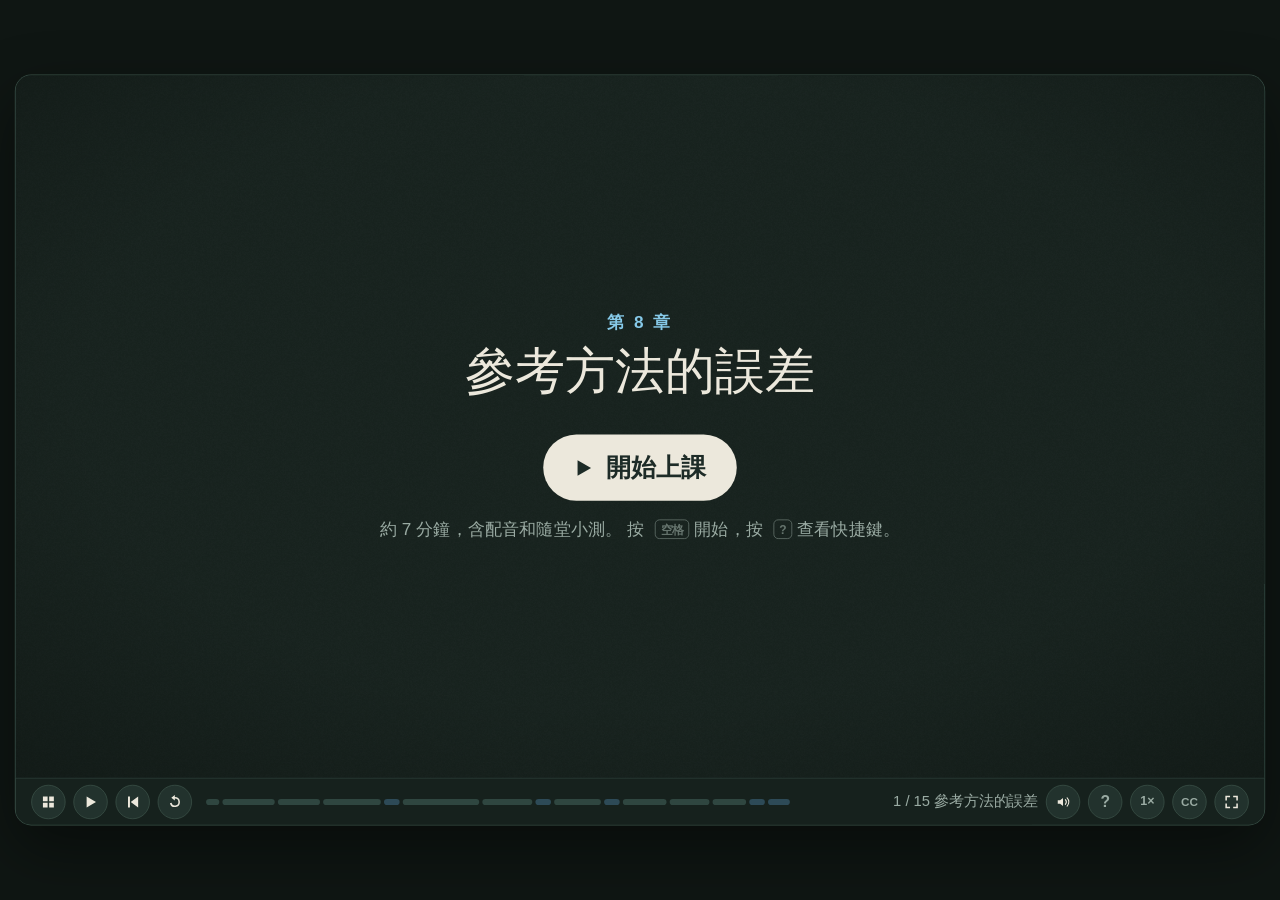
<file: site/nir-pathlength/ch08/index.html>
<!doctype html>
<html lang="zh-Hant">
<head>
<meta charset="utf-8">
<meta name="viewport" content="width=device-width, initial-scale=1">
<title>參考方法的誤差</title>
<link rel="stylesheet" href="../lib/engine.css">
<link rel="expect" href="#bar" blocking="render"><!-- hold the first frame until the player exists, so the page transition can run -->
</head>
<body>
<script src="../lib/engine.js"></script>
<script src="../lib/zh-hant.js"></script>
<script src="../lib/nirdata.js"></script>
<script src="../lib/nirkit.js"></script>
<script src="../lib/ch08data.js"></script>
<script src="audio/zh/timings.js"></script>
<script>
'use strict';
// 第 8 章：參考方法的誤差。數字全由 tools/nir-pathlength/make_data_ch08.py 算出（lib/ch08data.js），
// 與 exercises/ch08_reference_methods.* 一致。器材允差、力價偏差、−3 % 的例子都是示意，畫面上標明。
const CHAPTER = { number: 8, title: '參考方法的誤差', minutes: 7, language: 'zh', next: '../ch09/' };

const NF8 = CH8.nirfit, RF8 = CH8.refs, BG8 = CH8.budget, AG8 = CH8.agree, N38 = CH8.nir3, FC8 = CH8.factor, AL8 = CH8.aliquot, TN8 = CH8.tonir;
const f2 = v => fmt(v, 2);
const sgn = v => (v >= 0 ? '+' : '−') + Math.abs(v).toFixed(2);
const C88 = '#6fb0ff', C44 = GOLD;
const NOTE8 = { size: 20, fill: COL.dim };
const list8 = (p, items, y0, dy, size, m, color = GOLD) => items.forEach(([str, mark], i) => {
  const g = G(p, { x: -16, y: y0 + i * dy, o: 0 });
  mk('circle', { cx: 200, cy: -12, r: 28, fill: color }, g);
  T(g, String(i + 1), { x: 200, y: -1, size: 32, fill: COL.board, weight: 700, anchor: 'middle' });
  T(g, str, { x: 260, size, weight: 600 });
  tw(g, { o: 1, x: 0 }, m(mark), .6);
});

const BEATS = [
  ['intro', '參考方法的誤差', (m, D) => {
    const g = G(scene, { o: 0, y: 24 });
    T(g, '第 8 章 · 近紅外光譜定量醋酸', { x: 800, y: 320, size: 30, fill: COL.dim, anchor: 'middle' });
    T(g, '參考方法的誤差', { x: 800, y: 440, size: 84, weight: 700, anchor: 'middle' });
    tw(g, { o: 1, y: 0 }, .2, 1.1, out);
    const r = T(scene, '參考值有多準？', { x: 800, y: 560, size: 42, fill: GOLD, anchor: 'middle', o: 0 });
    show(r, m('sub'));
    tw(g, { o: 0, y: -24 }, D - .9, .8); hide(r, D - .9, .8);
  }],

  ['refs', '四組參考值', (m) => {
    const p = panel(0);
    nTitle(p, '同樣三瓶醋，五組參考值（酸度 %）');
    const cols = [['瓶', 190], ['標示', 360], ['Atago 11/02', 550], ['Atago 11/03', 740], ['PAL-30S 11/17', 940], ['滴定（一次）', 1140], ['Atago 兩天差', 1360]];
    cols.forEach(([s, x]) => nText(p, s, x, 230, m('table'), { size: 22, fill: COL.dim, anchor: 'middle' }));
    [0, 1, 2].forEach(i => {
      const y = 300 + i * 70, t0 = m('table') + .4 + i * .3;
      nText(p, '第 ' + (i + 1) + ' 瓶', 190, y, t0, { size: 28, anchor: 'middle' });
      nText(p, String(RF8.label[i]), 360, y, t0, { size: 30, anchor: 'middle' });
      nText(p, f2(RF8.atago_1102[i]), 550, y, t0, { size: 30, anchor: 'middle', fill: C88 });
      nText(p, f2(RF8.atago_1103[i]), 740, y, t0, { size: 30, anchor: 'middle', fill: C88 });
      nText(p, RF8.pal30s[i].toFixed(1), 940, y, m('pal') + i * .3, { size: 30, anchor: 'middle', fill: OKC, weight: 700 });
      nText(p, f2(RF8.titr[i]), 1140, y, t0, { size: 30, anchor: 'middle', fill: GOLD, weight: 700 });
      nText(p, RF8.atago_day_diff_pct[i].toFixed(0) + ' %', 1360, y, m('day') + i * .3, { size: 30, anchor: 'middle', fill: BADC, weight: 700 });
    });
    nText(p, '滴定 ÷ Atago 11/03：' + RF8.ratio_titr_atago1103.map(f2).join('、') + '　不是固定倍數（第 2 章）', 800, 560, m('ratio'), { size: 26, anchor: 'middle' });
    nText(p, 'Atago：PAL-Easy ACID 181（導電度式）；弱酸導電度不跟濃度成正比，可能是高濃度讀低的原因。PAL-30S 是折射計', 800, 605, m('ratio') + 1.5, { size: 22, anchor: 'middle', fill: COL.dim });
    nText(p, '這一章問：滴定本身有多準？', 800, 700, m('q'), { size: 34, anchor: 'middle', fill: GOLD, weight: 700 });
  }],

  ['calc', '滴定的計算式', (m) => {
    const p = panel(0);
    nTitle(p, '把滴定的計算式拆開');
    nText(p, '取 10 mL 醋 → 稀釋到 100 mL → 取 25 mL 滴定', 800, 260, m('take'), { size: 32, anchor: 'middle' });
    nText(p, '0.1 N NaOH：每 mL 相當 0.006 g 醋酸', 800, 340, m('eq'), { size: 32, anchor: 'middle' });
    nText(p, '力價 f = ' + (0.4315 / 40 / 0.1 * 10).toFixed(5) + '（秤重配製，未標定）', 800, 420, m('f'), { size: 32, anchor: 'middle', fill: BADC });
    nText(p, '酸度（w/v %）= V × f × 0.006 × 100/25 × 100/10', 800, 520, m('k'), { size: 34, anchor: 'middle', weight: 700 });
    nText(p, '= ' + RF8.K.toFixed(4) + ' × V（mL）', 800, 575, m('k') + 1.2, { size: 38, anchor: 'middle', fill: GOLD, weight: 700 });
    nText(p, '例：V = 10 mL → ' + f2(RF8.K * 10) + ' %', 800, 670, m('ex'), { size: 32, anchor: 'middle', fill: OKC, weight: 700 });
  }],

  ['budget', '誤差預算', (m) => {
    const p = panel(0);
    nTitle(p, '一次滴定的誤差預算（相對標準不確定度 %）');
    const P = nPlot(p, [180, 170, 860, 450], [-.6, 4.6], [0, .9], { xt: [], yt: [0, .2, .4, .6, .8], yl: '相對不確定度（%）', t0: .2 });
    const keys = [['titre', '滴定體積'], ['pip10', '10 mL 吸管'], ['flask100', '100 mL 容量瓶'], ['pip25', '25 mL 吸管'], ['total', '合計']];
    keys.forEach(([k, name], i) => {
      nText(p, name, P.px(i), P.box[1] + P.box[3] + 36, m('items') + i * .3, { size: 22, anchor: 'middle', fill: k === 'total' ? GOLD : COL.chalk });
      BG8.rows.forEach((r, j) => {
        if (j === 1) return;                       // 只畫 8.8 與 44 mL 兩次
        const v = k === 'total' ? r.total_rel : r.rel[k], c = j === 0 ? C88 : C44, t0 = (j === 0 ? m('small') : m('big')) + i * .15;
        nBar(P.g, P.px(i) + (j === 0 ? -24 : 24), 40, P.py(0), P.py(v), c, t0);
        if (k === 'total' || k === 'titre') nText(p, f2(v), P.px(i) + (j === 0 ? -24 : 24), P.py(v) - 10, t0 + .5, { size: 20, anchor: 'middle', fill: c, weight: 700 });
      });
    });
    nLegend(p, [['滴定量 8.8 mL', C88], ['滴定量 44 mL', C44]], 760, 200, m('small'), 22);
    nText(p, 'A 級器皿典型允差（示意）', 1100, 220, m('items'), NOTE8);
    nText(p, '換成酸度：±' + f2(BG8.rows[0].total_abs) + '–' + f2(BG8.rows[2].total_abs) + ' %', 1100, 320, m('abs'), { size: 28, fill: OKC, weight: 700 });
    nText(p, '還沒算力價：', 1100, 430, m('f'), { size: 28, weight: 700 });
    nText(p, 'NaOH 吸濕、吸 CO₂，未標定時', 1100, 475, m('f') + .6, { size: 24 });
    nText(p, '真正力價可能低 ' + BG8.naoh_bias_range.join('–') + ' %（示意）', 1100, 515, m('f') + 1.2, { size: 24, fill: BADC, weight: 700 });
    nText(p, '→ 算出的酸度同比例偏高', 1100, 555, m('f') + 2, { size: 24, fill: BADC });
  }],

  ['q1', '小測驗', () => {}, { ask: done => quiz({ x: 330, y: 130, w: 940, cls: 'side' }, [{
    id: 'c-small', prompt: ['滴定量只有 8.8 mL 時，相對誤差主要來自哪裡？'],
    build: choice([['滴定體積：兩次讀數與終點的誤差，除以很小的用量'], ['10 mL 吸管'], ['100 mL 容量瓶']], 0,
      '讀數誤差大約固定（約 0.05 mL），用量越少，相對誤差越大。',
      [null, '吸管約 0.12 %，比滴定體積的 0.56 % 小。', '容量瓶只有約 0.05 %。']),
  }], done) }],

  ['agree', '參考值彼此差多少', (m) => {
    const p = panel(0);
    nTitle(p, '換算成應該要用的滴定量（mL）');
    const cols = [['瓶', 170], ['實際用量', 330], ['照標示', 540], ['照 Atago 11/03', 780], ['照 Atago 11/02', 1020], ['照 PAL-30S', 1260]];
    cols.forEach(([s, x]) => nText(p, s, x, 225, m('ml'), { size: 22, fill: COL.dim, anchor: 'middle' }));
    [0, 1, 2].forEach(i => {
      const y = 295 + i * 70, hot = i === 0;
      nText(p, '第 ' + (i + 1) + ' 瓶', 170, y, m('ml') + .3 + i * .2, { size: 28, anchor: 'middle', fill: hot ? GOLD : COL.chalk, weight: hot ? 700 : 500 });
      nText(p, RF8.V[i].toFixed(1), 330, y, m('ml') + .3 + i * .2, { size: 30, anchor: 'middle', fill: GOLD, weight: 700 });
      [['label', 540], ['atago_1103', 780], ['atago_1102', 1020], ['pal30s', 1260]].forEach(([k, x]) => {
        const a = AG8[k];
        nText(p, a.need_mL[i].toFixed(1) + '（' + sgn(a.gap_mL[i]) + '）', x, y, m('gap') + i * .3, { size: 24, anchor: 'middle', fill: BADC });
      });
    });
    const KS8 = ['label', 'atago_1103', 'atago_1102', 'pal30s'];
    const lo = Math.min(...KS8.flatMap(k => AG8[k].gap_in_uV.map(Math.abs)));
    const hi = Math.max(...KS8.flatMap(k => AG8[k].gap_in_uV.map(Math.abs)));
    nText(p, '讀數不確定度約 ' + BG8.uV.toFixed(2) + ' mL；差距是它的 ' + Math.round(lo) + '–' + Math.round(hi) + ' 倍 → 不是讀數誤差', 800, 500, m('gap') + 1.5, { size: 26, anchor: 'middle', weight: 700 });
    nText(p, '第 1 瓶（標示 3 %）：滴定比其他四個都低 → 最可疑', 800, 555, m('three'), { size: 28, anchor: 'middle', fill: GOLD, weight: 700 });
    nText(p, 'NIR 3 點線預測 ' + f2(N38.pred) + ' %，但 95 % 區間 ' + Math.round(N38.lo) + ' 到 ' + Math.round(N38.hi) + ' %：證明不了什麼', 800, 605, m('nir'), { size: 22, anchor: 'middle', fill: COL.dim });
    nText(p, 'NIR 和 PAL-30S 最一致（R² ' + NF8.pal30s.r2.toFixed(3) + '、RMSECV ' + f2(NF8.pal30s.rmsecv) + ' %）：4 點時只是一致性，不是準確度', 800, 655, m('pal'), { size: 22, anchor: 'middle', fill: OKC });
    nText(p, '只滴定一次，出錯也看不出來 → 優先重測，三重複', 800, 735, m('redo'), { size: 30, anchor: 'middle', fill: OKC, weight: 700 });
  }],

  ['factor', '力價：比例誤差', (m) => {
    const p = panel(0);
    nTitle(p, '力價錯了會怎樣？（示意：真正力價低 3 %）');
    nText(p, '所有滴定值 × ' + (1 + FC8.e).toFixed(2), 800, 240, m('scale'), { size: 32, anchor: 'middle', fill: GOLD, weight: 700 });
    const cols = [['', 360], ['原本', 640], ['力價修正後', 920]];
    cols.forEach(([s, x]) => nText(p, s, x, 310, m('scale') + .5, { size: 22, fill: COL.dim, anchor: 'middle' }));
    [['R²', FC8.r2.toFixed(4), FC8.r2_scaled.toFixed(4), OKC, 'r2'], ['斜率', FC8.slope.toFixed(3), FC8.slope_scaled.toFixed(3), BADC, 'pred'],
     ['預測（訊號 ' + FC8.y0.toFixed(2) + '）', f2(FC8.pred) + ' %', f2(FC8.pred_scaled) + ' %', BADC, 'pred']].forEach(([a, b, c, col, mark], i) => {
      const y = 370 + i * 60, t0 = m(mark) + (i === 2 ? .8 : 0);
      nText(p, a, 360, y, t0, { size: 28, anchor: 'middle' });
      nText(p, b, 640, y, t0, { size: 30, anchor: 'middle' });
      nText(p, c, 920, y, t0 + .4, { size: 30, anchor: 'middle', fill: col, weight: 700 });
    });
    nText(p, '看 R²，永遠發現不了力價的錯', 640, 600, m('hide'), { size: 30, anchor: 'middle', fill: BADC, weight: 700 });
    nText(p, '用 KHP 標定', 1150, 380, m('khp'), { size: 30, fill: OKC, weight: 700 });
    nText(p, '鄰苯二甲酸氫鉀，一級標準品', 1150, 420, m('khp') + .5, { size: 22 });
    nText(p, 'M = ' + FC8.khp_M.toFixed(2) + ' g/mol', 1150, 460, m('khp') + 1, { size: 22, fill: COL.dim });
    nText(p, '0.1 N、滴 20 mL：秤約 ' + f2(FC8.khp_g_for_20mL) + ' g', 1150, 510, m('khp') + 1.5, { size: 24, fill: OKC, weight: 700 });
  }],

  ['q2', '小測驗', () => {}, { ask: done => quiz({ x: 330, y: 130, w: 940, cls: 'side' }, [{
    id: 'c-factor', prompt: ['NaOH 的力價高估了 3 %，NIR 校正線的 R² 會怎樣？'],
    build: choice([['不變；但所有預測值都同比例偏 3 %'], ['R² 明顯變差，所以看得出來'], ['只影響最高濃度那瓶']], 0,
      '比例誤差讓所有參考值乘上同一個倍數，直線還是直線；只有斜率和預測值的絕對大小跟著偏。',
      [null, '所有點同比例移動，R² 完全不變。', '每一瓶都偏同一個百分比。']),
  }], done) }],

  ['aliquot', '滴定量的設計', (m) => {
    const p = panel(0);
    nTitle(p, '取 D mL 醋 → 稀釋到 100 mL → 取 25 mL 滴定：滴定量（mL）');
    nText(p, '這次：10 % 瓶用 44 mL（接近 50 mL 上限）；3 % 瓶只用 8.8 mL', 800, 225, m('now'), { size: 26, anchor: 'middle' });
    nText(p, '酸度', 330, 300, m('table'), { size: 22, fill: COL.dim, anchor: 'middle' });
    AL8.D.forEach((D_, j) => nText(p, 'D = ' + D_ + ' mL', 640 + j * 280, 300, m('table'), { size: 24, fill: COL.dim, anchor: 'middle' }));
    AL8.conc.forEach((c, i) => {
      const y = 370 + i * 70, t0 = m('table') + .4 + i * .3;
      nText(p, (c === 11.39 ? '11.4' : String(c)) + ' %', 330, y, t0, { size: 28, anchor: 'middle' });
      AL8.V[i].forEach((v, j) => {
        const ok = v >= AL8.target[0] && v <= AL8.target[1], over = v > 50;
        nText(p, v.toFixed(1) + (over ? '（超過）' : ''), 640 + j * 280, y, t0 + j * .1, { size: 30, anchor: 'middle', fill: ok ? OKC : over ? BADC : COL.dim, weight: ok ? 700 : 500 });
      });
    });
    nText(p, '綠色：落在 ' + AL8.target.join('–') + ' mL', 1200, 260, m('table') + 1.5, { size: 22, fill: OKC });
    nText(p, '高濃度取 5 mL、一般的醋取 10 mL、低濃度取 20 mL', 800, 680, m('pick'), { size: 28, anchor: 'middle', fill: GOLD, weight: 700 });
    nText(p, '第 7 章：只滴定原液與市售盲樣；稀釋標準品用秤重計算', 800, 740, m('ch7'), { size: 26, anchor: 'middle', fill: COL.dim });
  }],

  ['q3', '小測驗', () => {}, { ask: done => quiz({ x: 330, y: 110, w: 940, cls: 'side' }, [{
    id: 'c-titr', prompt: ['下列做法合理嗎？'],
    build: grid([
      { parts: ['只滴定一次，結果和 Atago 不同，就直接相信滴定'], ans: ['no'], why: '單次滴定出錯也看不出來；要三重複並檢查。' },
      { parts: ['用 KHP 標定 NaOH，三重複'], ans: ['ok'], why: 'KHP 是一級標準品，能把力價定準。' },
      { parts: ['滴定量 44 mL 接近上限，改取較少的醋再稀釋'], ans: ['ok'], why: '讓滴定量落在 15–40 mL，誤差小又不超過滴定管。' },
      { parts: ['三次滴定差很多，取平均就好'], ans: ['no'], why: '差很多代表有失誤，要再做一次並找原因。' },
    ], [['ok', '合理'], ['no', '不合理']], { multi: false, text: true }),
  }], done) }],

  ['tonir', '誤差比一比', (m) => {
    const p = panel(0);
    nTitle(p, '各種誤差（酸度 %），注意每一項的依據');
    const P = nPlot(p, [200, 170, 900, 450], [-.6, 3.6], [0, .8], { xt: [], yt: [0, .2, .4, .6, .8], yl: '酸度 %', t0: .2 });
    [[TN8.titr_floor_abs[2], '滴定器材允差', '推估下限（假設）', OKC, 'floor'], [TN8.titr_3pct_gap_abs, '第 1 瓶：滴定 vs 標示', '實測差', GOLD, 'gap'],
     [TN8.atago_day_sd_abs, 'Atago 兩天', '實測標準差', C88, 'atago'], [TN8.nir_resid_titr, 'NIR 殘差（滴定）', '實測、自由度 2', BADC, 'nir']].forEach(([v, a, b, c, mark], i) => {
      nBar(P.g, P.px(i), 90, P.py(0), P.py(v), c, m(mark));
      nText(p, f2(v), P.px(i), P.py(v) - 12, m(mark) + .5, { size: 24, anchor: 'middle', fill: c, weight: 700 });
      nText(p, a, P.px(i), P.box[1] + P.box[3] + 36, m(mark), { size: 21, anchor: 'middle' });
      nText(p, b, P.px(i), P.box[1] + P.box[3] + 64, m(mark), { size: 19, anchor: 'middle', fill: COL.dim });
    });
    nText(p, '滴定有能力', 1180, 330, m('msg'), { size: 28 });
    nText(p, '比 NIR 準得多', 1180, 372, m('msg') + .4, { size: 28, fill: OKC, weight: 700 });
    nText(p, '前提：標定、三重複、', 1180, 450, m('msg') + 1.5, { size: 26 });
    nText(p, '做空白、記下每個讀數', 1180, 490, m('msg') + 2, { size: 26, fill: GOLD, weight: 700 });
  }],

  ['sop', '滴定的標準做法', (m) => {
    const p = panel(0);
    nTitle(p, '滴定的標準做法');
    list8(p, [['用 KHP 標定 NaOH，三重複', 's1'], ['做空白試驗，扣掉指示劑與水消耗的鹼', 's2'], ['調整稀釋倍數，讓滴定量落在 15–40 mL', 's3'],
              ['每個樣品滴定 3 次；差太多就再做一次', 's4'], ['記下每個讀數（起點與終點）', 's5'], ['報告平均值、標準差，以及力價怎麼來的', 's6']], 220, 88, 32, m);
  }],

  ['wrap', '總結', (m) => {
    const p = panel(0);
    nTitle(p, '總結');
    list8(p, [['滴定的器材誤差很小，前提是操作正確。', 'w1'], ['單次滴定看不出失誤；三重複才看得出來。', 'w2'],
              ['力價錯是比例誤差，R² 發現不了：用 KHP 標定。', 'w3'], ['設計稀釋倍數，讓滴定量落在合適範圍。', 'w4']], 230, 120, 36, m);
    nText(p, '參考值準了，NIR 的校正才有意義', 800, 740, m('end'), { size: 32, fill: GOLD, anchor: 'middle', weight: 700 });
  }],

  ['final1', '本章練習', () => { panel(0); }, { ask: done => quiz(SCREEN, [{
    id: 'p-calc', prompt: ['同樣的做法（10 mL → 100 mL，取 25 mL，酸度 = 0.2589 × V），滴定量 V = 20.0 mL。酸度是多少 %？（小數第二位）'],
    build: blanks([{ parts: ['酸度 ≈ ', { box: '5.18' }, ' %'], why: '0.2589 × 20.0 = 5.178，約 5.18 %。', hint: '直接乘 0.2589。' }]),
  }, {
    id: 'p-khp', prompt: ['要讓 0.1 N NaOH 滴 25 mL，需要秤多少 g 的 KHP（204.22 g/mol）？（小數第二位）'],
    build: blanks([{ parts: ['約 ', { box: '0.51' }, ' g'], why: '0.1 × 0.025 × 204.22 = 0.511 g。', hint: 'mol = 0.1 × 0.025；g = mol × 204.22。' }]),
  }, {
    id: 'p-redo', prompt: ['第 1 瓶的滴定值比標示、兩天的 Atago 和 PAL-30S 都低。最合理的處理是？'],
    build: choice([['優先重測：KHP 標定、做空白、三重複'], ['相信滴定，因為滴定最準'], ['把這瓶從校正中刪掉']], 0,
      '只有一次滴定，無法分辨是醋本身還是操作失誤；重測並三重複才能判斷。',
      [null, '滴定只有在操作正確時才準；單次結果無法確認。', '刪掉不能解決問題，也會讓校正點更少（第 6 章）。']),
  }], done, '本章練習') }],

  ['finish', '完成', () => { panel(0); }, { ask: finishCard }],
].map(([id, title, run, extra]) => ({ id, title, run, ...extra }));

boot();
</script>
</body>
</html>
</file>
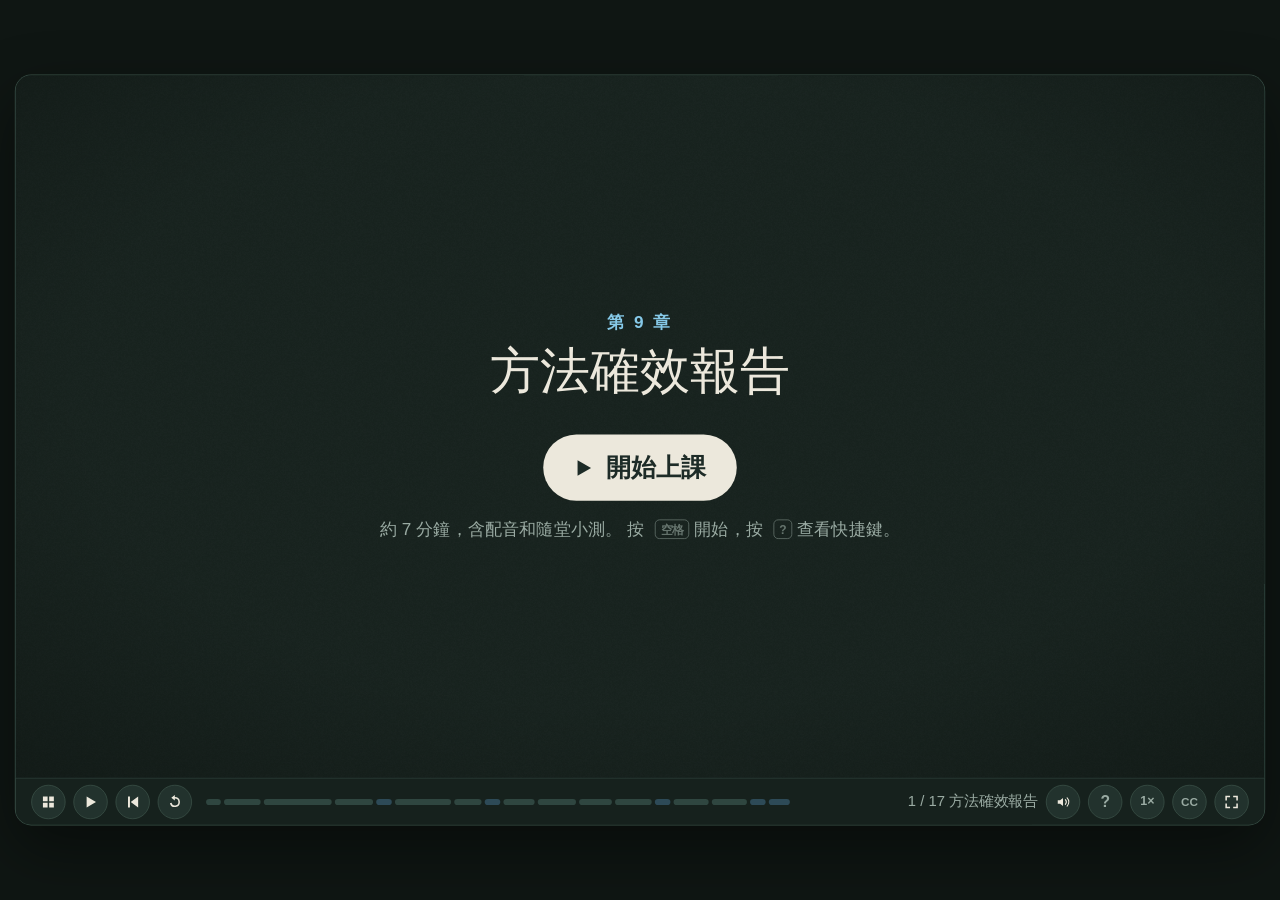
<file: site/nir-pathlength/ch09/index.html>
<!doctype html>
<html lang="zh-Hant">
<head>
<meta charset="utf-8">
<meta name="viewport" content="width=device-width, initial-scale=1">
<title>方法確效報告</title>
<link rel="stylesheet" href="../lib/engine.css">
<link rel="expect" href="#bar" blocking="render"><!-- hold the first frame until the player exists, so the page transition can run -->
</head>
<body>
<script src="../lib/engine.js"></script>
<script src="../lib/zh-hant.js"></script>
<script src="../lib/nirdata.js"></script>
<script src="../lib/nirkit.js"></script>
<script src="../lib/ch09data.js"></script>
<script src="audio/zh/timings.js"></script>
<script>
'use strict';
// 第 9 章：方法確效報告。數字由 tools/nir-pathlength/make_data_ch09.py 從前八章的資料檔整理（lib/ch09data.js），
// 與 exercises/ch09_validation_report.* 一致。±0.5 % 的目標是示意，畫面上標明。
const CHAPTER = { number: 9, title: '方法確效報告', minutes: 7, language: 'zh' };

const S9 = CH9.spec, RG9 = CH9.range, LN9 = CH9.lin, AC9 = CH9.acc, PR9 = CH9.prec, LD9 = CH9.lod, PD9 = CH9.pred, CARD9 = CH9.card;
const f2 = v => fmt(v, 2);
const STC = [BADC, GOLD, OKC], STL = ['沒有', '部分／初步', '有證據'];
const NOTE9 = { size: 20, fill: COL.dim };
const list9 = (p, items, y0, dy, size, m, color = GOLD) => items.forEach(([str, mark], i) => {
  const g = G(p, { x: -16, y: y0 + i * dy, o: 0 });
  mk('circle', { cx: 200, cy: -12, r: 28, fill: color }, g);
  T(g, String(i + 1), { x: 200, y: -1, size: 32, fill: COL.board, weight: 700, anchor: 'middle' });
  T(g, str, { x: 260, size, weight: 600 });
  tw(g, { o: 1, x: 0 }, m(mark), .6);
});
const hbar9 = (P, y, lo, hi, color, t0) => {   // 水平區間
  const e = path(P.g, `M${P.px(lo)} ${P.py(y)}H${P.px(hi)}`, { stroke: color, 'stroke-width': 14, 'stroke-linecap': 'round' }, { o: 0 });
  show(e, t0); return e;
};

const BEATS = [
  ['intro', '方法確效報告', (m, D) => {
    const g = G(scene, { o: 0, y: 24 });
    T(g, '第 9 章 · 近紅外光譜定量醋酸', { x: 800, y: 320, size: 30, fill: COL.dim, anchor: 'middle' });
    T(g, '方法確效報告', { x: 800, y: 440, size: 84, weight: 700, anchor: 'middle' });
    tw(g, { o: 1, y: 0 }, .2, 1.1, out);
    const r = T(scene, '現在能不能拿來用？', { x: 800, y: 560, size: 42, fill: GOLD, anchor: 'middle', o: 0 });
    show(r, m('sub'));
    tw(g, { o: 0, y: -24 }, D - .9, .8); hide(r, D - .9, .8);
  }],

  ['what', '確效是什麼', (m) => {
    const p = panel(0);
    nTitle(p, '確效：用證據說明方法適合它的用途');
    nText(p, '第一步：先定用途與目標', 800, 250, m('purpose'), { size: 34, anchor: 'middle', weight: 700 });
    nText(p, '示意目標：預測一瓶醋的酸度，區間 ±' + CH9.target_hw + ' % 以內', 800, 320, m('target'), { size: 30, anchor: 'middle', fill: GOLD, weight: 700 });
    nText(p, '（真正的目標由用途決定）', 800, 360, m('target') + 1, { size: 22, anchor: 'middle', fill: COL.dim });
    CARD9.forEach(([name], i) => {
      const x = 330 + (i % 4) * 315, y = 470 + Math.floor(i / 4) * 110, g = G(p, { o: 0 });
      mk('rect', { x: x - 135, y: y - 45, width: 270, height: 70, rx: 12, fill: 'none', stroke: COL.dim, 'stroke-width': 2 }, g);
      T(g, name, { x, y: y + 2, size: 30, weight: 600, anchor: 'middle' });
      show(g, m('items') + i * .35, .4);
    });
  }],

  ['spec', '選擇性與範圍', (m) => {
    const p = panel(0);
    nTitle(p, '選擇性與範圍（1 mm）');
    nText(p, 'R²（4 點）', 260, 230, m('two'), { size: 22, fill: COL.dim, anchor: 'middle' });
    nText(p, '2258 nm', 470, 230, m('two'), { size: 22, fill: COL.dim, anchor: 'middle' });
    nText(p, '1670 nm', 650, 230, m('two'), { size: 22, fill: COL.dim, anchor: 'middle' });
    [['滴定', 'titr', 'two'], ['標示', 'label', 'label'], ['PAL-30S', 'pal30s', 'label'], ['Atago', 'atago', 'label']].forEach(([name, k, mark], i) => {
      const y = 290 + i * 55, c = k === 'label' || k === 'pal30s' ? GOLD : COL.chalk, t0 = m(mark) + (i >= 2 ? (i - 1) * .8 : 0);
      nText(p, name, 260, y, t0, { size: 28, anchor: 'middle', fill: c });
      nText(p, S9.r2['2258'][k].toFixed(3), 470, y, t0 + .2, { size: 30, anchor: 'middle', fill: c, weight: 700 });
      nText(p, S9.r2['1670'][k].toFixed(3), 650, y, t0 + .4, { size: 30, anchor: 'middle', fill: c, weight: 700 });
    });
    nText(p, '標示是標稱值，R² 卻比滴定高：', 180, 540, m('label') + 2.5, { size: 24, fill: GOLD });
    nText(p, '4 點時 R² 分不出哪個參考值對', 180, 578, m('label') + 3, { size: 24, fill: GOLD, weight: 700 });
    nText(p, '兩個醋酸帶一致 = 一致性', 900, 280, m('notsel'), { size: 28, weight: 700 });
    nText(p, '≠ 選擇性', 900, 322, m('notsel') + .5, { size: 28, fill: BADC, weight: 700 });
    nText(p, '要測糖等干擾物、不同的醋', 900, 362, m('notsel') + 1.2, { size: 24 });
    nText(p, '範圍：2258 nm 最大吸光度 ' + f2(RG9.A2258_1mm_max) + ' < ' + RG9.A_limit, 900, 470, m('range'), { size: 26 });
    nText(p, '→ 1 mm 未飽和', 900, 510, m('range') + .6, { size: 26, fill: OKC, weight: 700 });
    nText(p, '上限 ' + RG9.titr[1] + ' % 只靠一次有爭議的滴定', 900, 570, m('range') + 2, { size: 24, fill: BADC });
    nText(p, '下一次能確認：' + RG9.plan.join('–') + ' %', 900, 610, m('range') + 3, { size: 24, fill: GOLD });
  }],

  ['lin', '線性', (m) => {
    const p = panel(0);
    nTitle(p, '線性（1 mm、2258 nm）');
    nText(p, 'R²：Atago ' + LN9.r2_atago.toFixed(3) + '　滴定 ' + LN9.r2_titr.toFixed(3), 800, 270, m('r2'), { size: 36, anchor: 'middle', weight: 700 });
    nText(p, '4 點、各量一次 → 純誤差自由度 = ' + LN9.pure_df_now, 800, 370, m('df'), { size: 32, anchor: 'middle', fill: BADC, weight: 700 });
    nText(p, '無法檢查是不是直線（缺適性檢定）', 800, 415, m('df') + .8, { size: 28, anchor: 'middle' });
    nText(p, '下一次：8 濃度 × 3 次 → 缺適性自由度 ' + LN9.lof_df_plan + '、純誤差自由度 ' + LN9.pure_df_plan, 800, 515, m('plan'), { size: 30, anchor: 'middle', fill: OKC, weight: 700 });
    nText(p, '注意：同一稀釋的 3 次填樣共用配製誤差', 800, 615, m('caution'), { size: 26, anchor: 'middle', fill: GOLD });
    nText(p, '「不是直線」也可能只是配製的散布，不一定是彎曲', 800, 655, m('caution') + 1.5, { size: 26, anchor: 'middle', fill: GOLD });
  }],

  ['q1', '小測驗', () => {}, { ask: done => quiz({ x: 330, y: 130, w: 940, cls: 'side' }, [{
    id: 'c-lof', prompt: ['只有 4 個濃度、每個量一次，能不能檢查校正線是不是直線？'],
    build: choice([['不能：純誤差自由度是 0，沒辦法做缺適性檢定'], ['能：R² 0.99 就代表是直線'], ['能：畫圖看起來很直就好']], 0,
      '缺適性檢定要比較「離直線的偏差」和「重複之間的差異」；沒有重複，就沒有後者。',
      [null, 'R² 高不代表是直線；彎曲的關係也可能 R² 很高。', '4 個點，看起來直不能當證據。']),
  }], done) }],

  ['acc', '準確度', (m) => {
    const p = panel(0);
    nTitle(p, '準確度：沒有獨立樣品，只有留一交叉驗證');
    const P = nPlot(p, [200, 170, 760, 450], [-.6, 3.6], [0, 2.5], { xt: [], yt: [0, .5, 1, 1.5, 2], yl: 'RMSECV（酸度 %）', t0: m('none') });
    [[AC9.rmsecv_atago, '單一波長', 'Atago', '#6fb0ff', 'cv'], [AC9.rmsecv_titr, '單一波長', '滴定', GOLD, 'cv'], [AC9.rmsecv_pal30s, '單一波長', 'PAL-30S', OKC, 'pal'], [AC9.rmsecv_pls, 'PLS（第 4 章）', 'Atago', BADC, 'pls']].forEach(([v, a, b, c, mark], i) => {
      const t0 = m(mark) + (i === 1 ? 1 : 0);
      nBar(P.g, P.px(i), 80, P.py(0), P.py(v), c, t0);
      nText(p, f2(v), P.px(i), P.py(v) - 12, t0 + .5, { size: 26, anchor: 'middle', fill: c, weight: 700 });
      nText(p, a, P.px(i), P.box[1] + P.box[3] + 36, t0, { size: 22, anchor: 'middle' });
      nText(p, b, P.px(i), P.box[1] + P.box[3] + 64, t0, { size: 20, anchor: 'middle', fill: COL.dim });
    });
    const hl = path(P.g, `M${P.px(-.6)} ${P.py(AC9.atago_day_sd)}H${P.px(3.6)}`, { stroke: COL.chalk, 'stroke-width': 2, 'stroke-dasharray': '8 6' }, { o: 0 });
    show(hl, m('pls') + .5);
    nText(p, '虛線：Atago 兩天差異 ' + f2(AC9.atago_day_sd), P.px(3.6) + 12, P.py(AC9.atago_day_sd) + 26, m('pls') + .5, { size: 20 });
    nText(p, '和 PAL-30S 最一致：只是一致性', 1060, 230, m('pal'), { size: 24, fill: OKC });
    nText(p, 'PLS 比它的參考值還準？', 1060, 300, m('pls') + 2, { size: 28, fill: BADC, weight: 700 });
    nText(p, '→ 4 個樣品時的過度擬合', 1060, 342, m('pls') + 2.8, { size: 26 });
    nText(p, '參考值彼此對不上（第 8 章）', 1060, 450, m('ref'), { size: 26 });
    nText(p, '準確度：目前沒有證據', 1060, 520, m('ref') + 2, { size: 32, fill: BADC, weight: 700 });
  }],

  ['prec', '精密度', (m) => {
    const p = panel(0);
    nTitle(p, '精密度：量過什麼、沒量過什麼');
    nText(p, '量過', 400, 240, m('scan'), { size: 30, fill: OKC, weight: 700, anchor: 'middle' });
    nText(p, '同一瓶水掃兩次', 400, 310, m('scan') + .4, { size: 28, anchor: 'middle' });
    nText(p, '差異 RMS ' + PR9.scan_rms_AU.toFixed(4) + ' AU', 400, 355, m('scan') + .8, { size: 28, anchor: 'middle', fill: OKC });
    nText(p, '（約 ' + PR9.scan_conc_025.toFixed(3) + ' % 濃度，0.25 mm）', 400, 395, m('scan') + 1.2, { size: 22, anchor: 'middle', fill: COL.dim });
    nText(p, '沒量過', 1150, 240, m('fill'), { size: 30, fill: BADC, weight: 700, anchor: 'middle' });
    ['重新填樣', '不同天', '不同操作者'].forEach((s, i) => nText(p, '✗ ' + s, 1150, 310 + i * 50, m('fill') + .4 + i * .4, { size: 28, anchor: 'middle', fill: BADC }));
    nText(p, '第一步：預試驗，同一瓶醋填樣 10 次（第 7 章）', 800, 590, m('plan'), { size: 30, anchor: 'middle', fill: GOLD, weight: 700 });
    nText(p, '之後：不同天、不同人重複', 800, 640, m('plan') + 1.5, { size: 26, anchor: 'middle' });
  }],

  ['q2', '小測驗', () => {}, { ask: done => quiz({ x: 330, y: 130, w: 940, cls: 'side' }, [{
    id: 'c-pls', prompt: ['PLS 的 RMSECV 0.32 %，比 Atago 自己兩天的差異 0.41 % 還小。最合理的解讀是？'],
    build: choice([['樣品太少，可能過度擬合；不能當作準確度的證據'], ['PLS 比參考方法還準'], ['以後可以不用 Atago 了']], 0,
      '模型不可能穩定地比它學習的參考值更準；4 個樣品時，交叉驗證誤差很不可靠。',
      [null, '模型學的是參考值；比參考值還準，代表交叉驗證低估了誤差。', '這只說明交叉驗證不可靠，不能拿來評價 Atago。']),
  }], done) }],

  ['lod', '偵測與定量極限', (m) => {
    const p = panel(0);
    nTitle(p, '偵測極限 LOD 與定量極限 LOQ（1 mm，酸度 %）');
    const P = nPlot(p, [200, 170, 760, 450], [-.6, 2.6], [0, 7], { xt: [], yt: [0, 2, 4, 6], yl: '酸度 %', t0: m('two') });
    [[LD9.ch01_lod_1mm, LD9.ch01_loq_1mm, '儀器雜訊法', '第 1 章', '#6fb0ff', 'two'], [LD9.res_titr[0], LD9.res_titr[1], '殘差法', '滴定（第 5 章）', GOLD, 'res'],
     [LD9.res_atago[0], LD9.res_atago[1], '殘差法', 'Atago（第 5 章）', BADC, 'res']].forEach(([lod, loq, a, b, c, mark], i) => {
      const t0 = m(mark) + (i === 2 ? 1 : 0), top = Math.min(loq, 7);
      nBar(P.g, P.px(i) - 24, 44, P.py(0), P.py(lod), c, t0);
      nBar(P.g, P.px(i) + 24, 44, P.py(0), P.py(top), 'none', t0 + .3, .8, { stroke: c, 'stroke-width': 3 });
      nText(p, f2(lod), P.px(i) - 24, P.py(lod) - 10, t0 + .6, { size: 20, anchor: 'middle', fill: c, weight: 700 });
      nText(p, loq > 7 ? '↑ ' + loq.toFixed(1) : loq.toFixed(1), P.px(i) + 24, P.py(top) - 10, t0 + .9, { size: 20, anchor: 'middle', fill: c });
      nText(p, a, P.px(i), P.box[1] + P.box[3] + 36, t0, { size: 22, anchor: 'middle' });
      nText(p, b, P.px(i), P.box[1] + P.box[3] + 64, t0, { size: 20, anchor: 'middle', fill: COL.dim });
    });
    nText(p, '實心 LOD（3σ）、空心 LOQ（10σ）', 1040, 230, m('two'), NOTE9);
    nText(p, '殘差法包含填樣與參考值誤差', 1040, 330, m('why'), { size: 26 });
    nText(p, '→ 比較接近實際', 1040, 372, m('why') + .6, { size: 26, fill: OKC });
    nText(p, '但只有 4 點：都只是初步數字', 1040, 450, m('why') + 2, { size: 26, fill: GOLD, weight: 700 });
  }],

  ['robust', '穩健性與系統適用性', (m) => {
    const p = panel(0);
    nTitle(p, '穩健性與系統適用性');
    nText(p, '穩健性：條件稍微改變，結果會不會跟著變？', 200, 260, m('rob'), { size: 30, weight: 700 });
    nText(p, '溫度、操作者、樣品槽：都沒有測', 200, 310, m('rob') + 1, { size: 28, fill: BADC });
    nText(p, '系統適用性：每次實驗前確認系統正常', 200, 420, m('suit'), { size: 30, weight: 700 });
    nText(p, '水帶規則（第 6 章）：1 mm 水帶峰值 ' + f2(CH9.suit.wb_peak_1mm) + ' ≥ 1.5，只能當參考', 200, 470, m('suit') + 1.5, { size: 26, fill: BADC });
    nText(p, '1 mm 改用共同對照樣品（第 7 章）：每次都量同一瓶，偏了就停下來檢查', 200, 570, m('ctrl'), { size: 28, fill: OKC, weight: 700 });
  }],

  ['card', '確效總表', (m) => {
    const p = panel(0);
    nTitle(p, '確效總表：現在的證據與下一步');
    STL.forEach((s, k) => {
      const g = G(p, { o: 0 }); mk('circle', { cx: 900 + k * 200, cy: 152, r: 10, fill: STC[k] }, g);
      T(g, s, { x: 918 + k * 200, y: 160, size: 20 }); show(g, m('legend') + k * .2);
    });
    nText(p, '項目', 200, 215, m('legend'), { size: 20, fill: COL.dim });
    nText(p, '現在的證據', 440, 215, m('legend'), { size: 20, fill: COL.dim });
    nText(p, '怎麼補', 1130, 215, m('fill'), { size: 20, fill: COL.dim });
    CARD9.forEach(([name, st, ev, plan], i) => {
      const y = 270 + i * 62, t0 = m('now') + i * .5;
      const g = G(p, { o: 0 }); mk('circle', { cx: 395, cy: y - 8, r: 12, fill: STC[st] }, g); show(g, t0);
      nText(p, name, 200, y, t0, { size: 26, weight: 700 });
      nText(p, ev, 440, y, t0 + .2, { size: 20 });
      nText(p, plan, 1130, y, m('fill') + i * .25, { size: 20, fill: OKC });
    });
  }],

  ['gap', '離目標多遠', (m) => {
    const p = panel(0);
    nTitle(p, '預測區間：現在、下一次、目標（酸度 %）');
    const P = nPlot(p, [520, 200, 900, 420], [0, 10], [-.5, 3.5], { xt: [0, 2, 4, 6, 8, 10], yt: [], t0: m('now') });
    const rows = [[3, PD9.now_x0, PD9.now_hw, BADC, '現在：4 點滴定、未知樣品填 1 次', 'now'],
                  [2, 4, PD9.plan_hw_m3[0], OKC, '下一次：填樣誤差 ' + PD9.plan_s[0] + ' %', 'plan'],
                  [1, 4, PD9.plan_hw_m3[4], GOLD, '下一次：填樣誤差 ' + PD9.plan_s[4] + ' %', 'plan'],
                  [0, 4, CH9.target_hw, COL.chalk, '示意目標', 'target']];
    rows.forEach(([y, c, hw, col, lab, mark], i) => {
      const t0 = m(mark) + (i === 2 ? 1.5 : 0);
      hbar9(P, y, c - hw, c + hw, col, t0);
      nText(p, lab, 500, P.py(y) + 8, t0, { size: 24, anchor: 'end', fill: col });
      nText(p, '±' + f2(hw), P.px(c + hw) + 18, P.py(y) + 8, t0 + .4, { size: 24, fill: col, weight: 700 });
    });
    nText(p, '下一次：8 濃度 × 3 次、未知樣品填 3 次，假設配製沒有誤差', 800, 720, m('plan') + 2.5, { size: 22, anchor: 'middle', fill: COL.dim });
    nText(p, '能不能達到目標，要等預試驗的結果', 800, 770, m('target') + 1, { size: 28, anchor: 'middle', fill: GOLD, weight: 700 });
  }],

  ['q3', '小測驗', () => {}, { ask: done => quiz({ x: 330, y: 110, w: 940, cls: 'side' }, [{
    id: 'c-claim', prompt: ['以現在的數據，報告可以這樣寫嗎？'],
    build: grid([
      { parts: ['「本方法已完成確效」'], ans: ['no'], why: '準確度、精密度、選擇性、穩健性都還沒有證據。' },
      { parts: ['「1 mm、2258 nm 與滴定酸度呈線性（n = 4），屬可行性研究」'], ans: ['ok'], why: '說清楚樣品數與研究性質，沒有誇大。' },
      { parts: ['「NIR 可以取代滴定」'], ans: ['no'], why: '沒有獨立樣品比較，不能下這個結論。' },
      { parts: ['「準確度尚未以獨立樣品驗證」'], ans: ['ok'], why: '誠實寫出缺的部分。' },
    ], [['ok', '可以'], ['no', '不行']], { multi: false, text: true }),
  }], done) }],

  ['report', '報告怎麼寫', (m) => {
    const p = panel(0);
    nTitle(p, '報告：能說什麼、不能說什麼');
    nText(p, '能說', 420, 240, m('can'), { size: 32, fill: OKC, weight: 700, anchor: 'middle' });
    ['1 mm、2258 nm 二階導數', '與滴定酸度呈線性（n = 4）', '屬可行性研究'].forEach((s, i) => nText(p, s, 420, 300 + i * 45, m('can') + .5 + i * .5, { size: 26, anchor: 'middle' }));
    nText(p, '不能說', 1180, 240, m('cannot'), { size: 32, fill: BADC, weight: 700, anchor: 'middle' });
    ['方法已經確效', '準確度是多少', '可以取代滴定'].forEach((s, i) => nText(p, '✗ ' + s, 1180, 300 + i * 45, m('cannot') + .5 + i * .5, { size: 26, anchor: 'middle', fill: BADC }));
    nText(p, '一定要寫：樣品數、參考方法、每一項做了什麼、還缺什麼', 800, 560, m('must'), { size: 28, anchor: 'middle', weight: 700 });
    nText(p, '缺的部分 = 下一次實驗要回答的問題', 800, 640, m('next'), { size: 30, anchor: 'middle', fill: GOLD, weight: 700 });
  }],

  ['wrap', '總結', (m) => {
    const p = panel(0);
    nTitle(p, '總結');
    list9(p, [['確效從用途與目標開始。', 'w1'], ['逐項檢查：分清有證據、初步、沒有。', 'w2'],
              ['R² 高、交叉驗證誤差小 ≠ 準確：要用獨立樣品。', 'w3'], ['誠實寫出能說什麼、不能說什麼。', 'w4']], 230, 120, 36, m);
    nText(p, '下一步：走進實驗室，把缺的證據補上', 800, 740, m('end'), { size: 32, fill: GOLD, anchor: 'middle', weight: 700 });
  }],

  ['final1', '本章練習', () => { panel(0); }, { ask: done => quiz(SCREEN, [{
    id: 'p-lod', prompt: ['第 1 章：1 mm 的雜訊 σ = 2.7 × 10⁻⁴，斜率 −9.85 × 10⁻⁴（每 1 % 酸度）。LOD = 3σ ÷ |斜率| 約是多少 %？（小數第二位）'],
    build: blanks([{ parts: ['LOD ≈ ', { box: '0.82' }, ' %'], why: '3 × 2.7 ÷ 9.85 = 0.822，約 0.82 %。', hint: '10⁻⁴ 會消掉：3 × 2.7 ÷ 9.85。' }]),
  }, {
    id: 'p-acc', prompt: ['下列哪一項最能證明準確度？'],
    build: choice([['用沒參加校正的市售醋（盲樣），比較 NIR 與標定過的滴定'], ['校正線的 R² 很高'], ['留一交叉驗證誤差很小']], 0,
      '準確度要用獨立樣品和可靠的參考值來比；R² 與交叉驗證都只用到校正樣品本身。',
      [null, 'R² 只說明點落在直線附近。', '4 個樣品時，交叉驗證誤差很不可靠（第 4 章 PLS 的例子）。']),
  }, {
    id: 'p-pure', prompt: ['8 個濃度、每個填樣 3 次，共 24 次。純誤差自由度 = 24 − 8 = ?'],
    build: blanks([{ parts: ['純誤差自由度 = ', { box: '16' }], why: '每個濃度內 3 − 1 = 2，共 8 × 2 = 16。', hint: '測量數減去濃度數。' }]),
  }], done, '本章練習') }],

  ['finish', '完成', () => { panel(0); }, { ask: finishCard }],
].map(([id, title, run, extra]) => ({ id, title, run, ...extra }));

boot();
</script>
</body>
</html>
</file>
<file: site/nir-pathlength/lib/units.css>
/* The unit headers of a book's contents page, the same in every book: a strip of chalkboard per unit, with the unit's
   label and title and a sketch of its ideas (UNIT_ART, from the book's own unit-art.js) drawn in the unit colour --c.
   Markup and the scroll observer are in units.js. Uses the contents page's --book, --ui, --chalk and --ease. */
.unit { position: relative; max-width: 1212px; margin: 0 auto; padding: 28px 16px 0; }
.unit h2 { position: relative; display: flex; flex-wrap: wrap; align-items: baseline; gap: 4px 14px; min-height: 168px; margin: 0 0 16px; padding-top: 130px; font: 500 28px/1.2 var(--book); }
.unit .grid { position: relative; }
.unit::before { content: ""; position: absolute; inset: 0 16px auto; height: 208px; border-radius: 22px; pointer-events: none;
  background: radial-gradient(ellipse 46% 90% at 74% 55%, color-mix(in srgb, var(--c) 11%, transparent), transparent 70%); }
.unit-art { position: absolute; top: 20px; inset-inline-end: 28px; width: min(580px, 56%); height: auto; overflow: visible; pointer-events: none;
  color: var(--c); fill: none; stroke: currentColor; stroke-width: 2.6; stroke-linecap: round; stroke-linejoin: round; opacity: .78; }
.unit-art text { fill: currentColor; stroke: none; font-family: var(--book); font-style: italic; }
.unit-art .a { color: var(--chalk); opacity: .55; }
.unit-art .faint { opacity: .22; }
.unit-art .d { stroke-dasharray: 1 1; stroke-dashoffset: 1; }
.unit-art .t { opacity: 0; }
.seen .unit-art .d { animation: art-draw 1.1s cubic-bezier(.5, 0, .3, 1) forwards; animation-delay: calc(var(--k) * 55ms + 120ms); }
.seen .unit-art .t { animation: art-fade .6s ease-out forwards; animation-delay: calc(var(--k) * 55ms + 300ms); }
.seen .unit-art .a.t { animation-name: art-fade-a; }
@keyframes art-draw { to { stroke-dashoffset: 0; } }
@keyframes art-fade { to { opacity: 1; } }
@keyframes art-fade-a { to { opacity: .55; } }
/* After the drawing, each sketch keeps one small motion that belongs to its topic. */
.unit-art g { transform-box: fill-box; }
.seen .unit-art .swap-a { animation: swap-a 6s var(--ease) 2.4s infinite; }
.seen .unit-art .swap-b { animation: swap-b 6s var(--ease) 2.4s infinite; }
@keyframes swap-a { 0%, 30%, 100% { transform: none; } 45%, 80% { transform: translate(80px, 0); } 37% { transform: translate(40px, -30px); } 88% { transform: translate(40px, 30px); } }
@keyframes swap-b { 0%, 30%, 100% { transform: none; } 45%, 80% { transform: translate(-80px, 0); } 37% { transform: translate(-40px, 30px); } 88% { transform: translate(-40px, -30px); } }
.seen .unit-art .step { animation: art-fade .6s ease-out forwards, step 4s ease-in-out infinite; animation-delay: calc(var(--k) * 55ms + 300ms), calc(var(--k) * 300ms + 2s); }
@keyframes step { 0%, 20%, 100% { fill-opacity: 1; } 10% { fill-opacity: .3; } }
.unit-art .hop, .unit-art .ride { offset-rotate: 0deg; }
.seen .unit-art .hop { animation: art-fade .4s ease-out 2s forwards, along 3.4s linear 2s infinite; }
.unit-art .orbit { offset-rotate: 0deg; }
.seen .unit-art .orbit { animation: art-fade .4s ease-out 2s forwards, along 9s linear 2s infinite; }
.seen .unit-art .ride { animation: art-fade .4s ease-out 2s forwards, along 4s ease-in-out 2s infinite alternate; }
@keyframes along { from { offset-distance: 0%; } to { offset-distance: 100%; } }
.unit-art .pie { stroke: currentColor; stroke-linecap: butt; stroke-dasharray: 0 100; }
.seen .unit-art .pie { animation: art-fade .4s ease-out 1.6s forwards, pie 5s var(--ease) 1.6s infinite; }
@keyframes pie { 0% { stroke-dasharray: 0 100; } 35%, 85% { stroke-dasharray: 25 100; } 100% { stroke-dasharray: 0 100; } }
.seen .unit-art .tilt { transform-box: view-box; transform-origin: 300px 72px; animation: tilt 4.8s ease-in-out 2s infinite; }
@keyframes tilt { 0%, 100% { transform: rotate(0); } 30% { transform: rotate(-4deg); } 60% { transform: rotate(2deg); } }
.seen .unit-art .spin { transform-box: view-box; transform-origin: 320px 95px; animation: spin 5s cubic-bezier(.2, .7, .2, 1) 2s infinite; }
@keyframes spin { from { transform: rotate(0); } 70%, to { transform: rotate(1530deg); } }
.seen .unit-art .feed-in { animation: feed-in 4s ease-in-out 2s infinite; }
.seen .unit-art .feed-out { opacity: 0; animation: feed-out 4s ease-in-out 2s infinite; }
@keyframes feed-in { 0% { transform: none; opacity: 1; } 40% { transform: translate(100px, 0); opacity: 0; } 41%, 100% { transform: none; opacity: 0; } 95% { opacity: 1; } }
@keyframes feed-out { 0%, 45% { transform: translate(-40px, 0); opacity: 0; } 70%, 90% { transform: none; opacity: 1; } 100% { opacity: 0; } }
.unit-art .cell { opacity: .25; }
.seen .unit-art .cell { animation: cell 5s ease-in-out infinite; animation-delay: calc(var(--j) * .5s + 2s); }
@keyframes cell { 0%, 100% { opacity: .25; } 15%, 60% { opacity: 1; } }
.unit-art .cut, .unit-art .shade { opacity: 0; }
.seen .unit-art .cut { animation: cut 4s ease-in-out 2s infinite; }
@keyframes cut { 0%, 100% { opacity: 0; } 30%, 70% { opacity: .5; } }
.seen .unit-art .shade { animation: shade 1s ease-out 1.6s forwards; }
@keyframes shade { to { opacity: .14; } }
.seen .unit-art .diag { animation: art-draw 1.1s cubic-bezier(.5, 0, .3, 1) forwards, redraw 4s ease-in-out 2.5s infinite; }
@keyframes redraw { 0%, 15% { stroke-dashoffset: 1; } 50%, 100% { stroke-dashoffset: 0; } }
.seen .unit-art .root { animation: art-fade .4s ease-out 1.8s forwards, root 2.4s ease-in-out 2.2s infinite; }
@keyframes root { 0%, 100% { r: 7px; } 50% { r: 11px; } }
.seen .unit-art .breathe { transform-box: view-box; transform-origin: 380px 140px; animation: breathe 4s ease-in-out 2s infinite alternate; }
@keyframes breathe { from { transform: scaleY(1); } to { transform: scaleY(.35); } }
/* The label and the title share a line when they fit; a long title wraps below the label instead of running off. */
.unit h2 .title { min-width: 0; text-wrap: balance; }
.unit h2 .label { font: 600 16px var(--ui); color: var(--c); white-space: nowrap; }
/* Keep the sketches cheap: each is its own layer, so its loop repaints only itself, and loops pause while their unit is
   off screen or under the sticky bar (units.js toggles .live), so the bar's blur is not redrawn every frame. */
.unit-art { will-change: transform; contain: layout style; }
.unit:not(.live) .unit-art, .unit:not(.live) .unit-art * { animation-play-state: paused; }
@media (max-width: 560px) {
  .unit-art { width: calc(100% - 32px); inset-inline-end: 16px; opacity: .32; }
  .unit h2 { min-height: 0; padding-top: 104px; font-size: 24px; }
}
@media (prefers-reduced-motion: reduce) {
  .unit-art * { animation: none !important; }
  .unit-art .d { stroke-dashoffset: 0; }
  .unit-art .t, .unit-art .cell { opacity: 1; }
  .unit-art .a.t { opacity: .55; }
  .unit-art .shade { opacity: .14; }
  .unit-art .pie { stroke-dasharray: 25 100; }
}
</file>
<file: site/nir-pathlength/lib/contents.css>
/* The book's cover and contents (index.html): the chalkboard look, the cover, the guide, the chapter grid and the
   page-to-page motion. A book's own <style> after this file sets its theme: the colour and font tokens below, and the
   few rules a theme redraws (e.g. body::before for the paper). */
:root {
  --page: #0f1613; --board: #1d2b27; --panel: #22322d; --edge: #3a5047;
  --chalk: #ece8dc; --dim: #9aaba3; --faint: #5d7068; --task: #f0b45a; --quiz: #86c9e8; --good: #8fd6b0;
  --ui: "Avenir Next", "Segoe UI", "Helvetica Neue", Arial, sans-serif;
  --book: "Iowan Old Style", Palatino, Georgia, serif;
  --ease: cubic-bezier(.2, .8, .2, 1);
  --top-bg: rgba(22, 33, 29, .86); --top-line: #2a3b35;   /* the sticky contents header */
  --lift: rgba(0, 0, 0, .3);                                /* a card's shadow on hover */
  color-scheme: dark;
}
* { box-sizing: border-box; }
html { scroll-padding-top: 90px; }
html, body { overflow-x: clip; }
body { margin: 0; min-height: 100svh; background: var(--board); color: var(--chalk); font: 18px/1.5 var(--ui); }
/* Chalkboard: the same grain and vignette as the lesson stage. */
body::before { content: ""; position: fixed; inset: 0; z-index: -1; pointer-events: none;
  background: radial-gradient(ellipse at 50% 42%, transparent 55%, rgba(0, 0, 0, .38)),
    url("data:image/svg+xml,%3Csvg xmlns='http://www.w3.org/2000/svg' width='240' height='240'%3E%3Cfilter id='g'%3E%3CfeTurbulence type='fractalNoise' baseFrequency='.85' numOctaves='2' seed='7'/%3E%3CfeColorMatrix values='0 0 0 0 .92 0 0 0 0 .95 0 0 0 0 .9 0 0 0 .07 0'/%3E%3C/filter%3E%3Crect width='240' height='240' filter='url(%23g)'/%3E%3C/svg%3E"); }
a { color: inherit; }
a:focus-visible { outline: 3px solid var(--task); outline-offset: 3px; }
.kicker { margin: -6px 0 24px; font-size: 18px; font-weight: 600; color: var(--quiz); }   /* under the title, a subtitle */

/* ---------- cover ---------- */
#cover { position: relative; min-height: 100svh; display: flex; flex-direction: column; align-items: center; justify-content: center;
  padding: 48px 16px 64px; text-align: center; overflow: hidden; }
.open #cover, body:not(.open) #contents { display: none; }
/* #references is its own view: the full list, reached from one link at the end of the contents. */
body:not(.refsview) #refpage, .refsview #cover, .refsview #contents { display: none; }
#cover > * { animation: rise .8s var(--ease) backwards; }
#cover .mascot { animation: none; margin-bottom: 26px; view-transition-name: guide; }
#cover h1 { animation-delay: 1s; }
#cover .kicker { animation-delay: 1.06s; }
#cover .lede { animation-delay: 1.12s; }
#cover .acts { animation-delay: 1.24s; }
#cover .meta { animation-delay: 1.36s; }
h1 { margin: 14px 0 18px; font: 500 clamp(44px, 8.4vw, 92px)/1.02 var(--book); letter-spacing: -.01em; view-transition-name: book; }
h1 i, .home strong i { font-style: normal; }   /* the whole title one face and one colour; <i> left in older covers */
.lede { max-width: 34em; margin: 0 0 34px; color: var(--dim); font-size: clamp(17px, 2.2vw, 20px); text-wrap: balance; }
.acts { display: flex; flex-wrap: wrap; gap: 12px; justify-content: center; }
.btn { display: inline-flex; align-items: center; gap: 12px; padding: 12px 28px; border-radius: 999px; font-weight: 600; font-size: 19px; text-decoration: none;
  transition: transform .25s var(--ease), background-color .25s, border-color .25s; }
.btn[hidden] { display: none; }
.btn:hover { transform: translateY(-2px); }
.btn.go { background: var(--chalk); color: var(--board); }
.btn.quiet { border: 1.5px solid var(--edge); color: var(--chalk); }
.btn.quiet:hover { border-color: var(--dim); }
.btn svg { width: 15px; height: 15px; fill: currentColor; }
.meta { margin: 30px 0 0; color: var(--dim); font-size: 15px; }   /* --faint read below 3:1 */
/* Faint chalk notes around the edges of the board. */
.chalk { position: absolute; inset: 0; z-index: -1; pointer-events: none; animation: none !important; }
.chalk span { position: absolute; font: italic 400 clamp(22px, 3vw, 38px) var(--book); color: var(--chalk); opacity: 0; white-space: nowrap;
  animation: chalk 1.6s ease-out forwards, drift 14s ease-in-out infinite alternate; animation-delay: calc(var(--d) * 1s), calc(var(--d) * 1s); }
@keyframes chalk { to { opacity: .075; } }
@keyframes drift { to { translate: 0 -10px; } }
@keyframes rise { from { opacity: 0; transform: translateY(16px); } }

/* ---------- the guide: an infinity sign whose loops are its eyes ---------- */
.mascot { display: block; overflow: visible; }
.mascot .mbody { transform-box: view-box; transform-origin: 60px 46px; animation: bob 3.4s ease-in-out infinite; }
.mascot .pupil { transform-box: fill-box; transform-origin: center; animation: blink 5s infinite; }
.mascot .joy { display: none; }
#cover:has(.go:hover, .go:focus-visible) .pupil { display: none; }
#cover:has(.go:hover, .go:focus-visible) .joy { display: inline; }
.draw .loop { stroke-dasharray: 1 1; animation: draw 1.3s cubic-bezier(.6, 0, .3, 1) .15s backwards; }
.draw .face { animation: pop .45s var(--ease) 1.25s backwards; }
@keyframes draw { from { stroke-dashoffset: 1; } }
@keyframes pop { from { opacity: 0; transform: scale(.6); } }
.draw .face { transform-box: view-box; transform-origin: 60px 44px; }
@keyframes bob { 50% { transform: translateY(-3px) rotate(-2deg); } }
@keyframes blink { 0%, 93%, 100% { transform: scaleY(1); } 96% { transform: scaleY(.1); } }

/* ---------- contents ---------- */
.top { position: sticky; top: 0; z-index: 2; display: flex; align-items: center; gap: 14px; padding: 12px max(16px, calc(50% - 590px));
  background: var(--top-bg); backdrop-filter: blur(10px); -webkit-backdrop-filter: blur(10px); border-bottom: 1px solid var(--top-line); }
.home { display: flex; align-items: center; gap: 12px; text-decoration: none; border-radius: 10px; }
.home .mascot { view-transition-name: guide; }
.home strong { font: 500 22px/1.1 var(--book); view-transition-name: book; }
.prog { margin-inline-start: auto; color: var(--dim); font-size: 15px; white-space: nowrap; }
.prog b { color: var(--good); font-weight: 600; }
main#contents { padding-bottom: 80px; }
.grid { display: grid; grid-template-columns: repeat(auto-fill, minmax(min(100%, 290px), 1fr)); gap: 12px; }
.ch { display: grid; grid-template-columns: auto minmax(0, 1fr); grid-template-rows: 1fr auto; column-gap: 16px; row-gap: 8px; min-height: 112px;
  padding: 16px 18px 14px 16px; border-radius: 16px; background: var(--panel); border: 1.5px solid var(--edge); border-inline-start: 6px solid var(--c);
  text-decoration: none; transition: transform .3s var(--ease), border-color .3s, box-shadow .3s; }
.ch:hover { transform: translateY(-3px); border-color: var(--c); box-shadow: 0 14px 34px var(--lift); }
.ch b { grid-row: span 2; min-width: 1.15em; font: 500 42px/1 var(--book); color: var(--c); font-variant-numeric: lining-nums tabular-nums; }
.ch span { font-size: 18px; line-height: 1.3; }
.ch small { color: var(--dim); font-size: 14px; }
.ch.done small::before { content: var(--done, "✓ Finished · "); color: var(--good); font-weight: 600; }
.ch.last small::after { content: var(--last, " · Last opened"); color: var(--quiz); }
.ch.here:focus-visible { outline-color: var(--c); }
.ch.here { animation: here 1.8s ease-out .3s; }
@keyframes here { 0% { box-shadow: 0 0 0 0 var(--c); } 25% { box-shadow: 0 0 0 5px var(--c); } 100% { box-shadow: 0 0 0 14px transparent; } }
/* ---------- references: every source the book cites, linked to its DOI or catalogue record ---------- */
.refs-more { max-width: 1212px; margin: 44px auto 0; padding: 0 16px; }
.refs-more[hidden] { display: none; }
.refs-more a { display: flex; flex-wrap: wrap; align-items: baseline; gap: 4px 14px; padding: 16px 20px; border-radius: 16px; background: var(--panel);
  border: 1.5px solid var(--edge); text-decoration: none; transition: border-color .3s; }
.refs-more a:hover { border-color: var(--dim); }
.refs-more b { font: 500 22px/1.2 var(--book); }
.refs-more span { color: var(--dim); font-size: 15px; }
.refs-more i { margin-inline-start: auto; font-style: normal; color: var(--quiz); font-weight: 600; font-size: 15px; }
#refpage { padding-bottom: 80px; }
.top .back { display: inline-flex; align-items: center; gap: 8px; padding: 6px 4px; font-weight: 600; text-decoration: none; color: var(--quiz); border-radius: 8px; }
.top .rp-book { margin-inline-start: auto; font: 500 18px/1.2 var(--book); color: var(--dim); }
.top .rp-book i { color: var(--task); }
.refs { max-width: 1212px; margin: 32px auto 0; padding: 0 16px; }
.refs h1 { margin: 0 0 8px; font: 500 clamp(32px, 5vw, 44px)/1.1 var(--book); view-transition-name: none; }
.refs .lead { margin: 0 0 26px; max-width: 46em; color: var(--dim); }
.refs ol { margin: 0; padding: 0; list-style: none; color: var(--dim); font-size: 16px; line-height: 1.5; }
.refs li { margin: 0 0 10px; padding-inline-start: 2em; text-indent: -2em; }
.refs a { color: var(--chalk); text-underline-offset: 3px; overflow-wrap: anywhere; }
.refs a:hover { color: var(--quiz); }
.stagger .top { animation: rise .6s var(--ease) backwards; }
.stagger .unit h2, .stagger .ch { animation: rise .6s var(--ease) backwards; animation-delay: calc(min(var(--i), 14) * 32ms + 80ms); }

/* ---------- page-to-page motion ---------- */
@view-transition { navigation: auto; }
/* Firefox flickers through view transitions (the header blinks for several frames): it switches without one, and the
   contents still rise in. -moz-orient exists only in Firefox. */
@supports (-moz-orient: inline) { @view-transition { navigation: none; } }
::view-transition-group(*) { animation-duration: .5s; animation-timing-function: var(--ease); }
::view-transition-old(lesson), ::view-transition-new(lesson) { height: 100%; object-fit: cover; }
::view-transition-old(lesson) { animation-duration: .18s; }
@media (max-width: 560px) {
  .home strong { font-size: 18px; }
  #contents .top { flex-wrap: wrap; gap: 8px 12px; }
  .ch { min-height: 0; }
  .chalk span:not(:nth-child(3), :nth-child(4), :nth-child(7)) { display: none; }
}
@media (prefers-reduced-motion: reduce) {
  *, *::before, ::view-transition-group(*), ::view-transition-old(*), ::view-transition-new(*) { animation: none !important; transition: none !important; }
  .chalk span { opacity: .075; }
}
/* Arabic (contents.js sets <html dir="rtl">): the layout follows through logical properties (border-inline-start, …).
   Letters join, so no letter spacing; the faces are each system's own, no font file is loaded. A book's own :root
   theme, after this file, still sets its faces (this rule has the same specificity as :root). */
:root:where(:lang(ar)) {
  --ui: "Segoe UI", "SF Arabic", "Geeza Pro", "Noto Sans Arabic", Tahoma, sans-serif;
  --book: "Noto Naskh Arabic", "Traditional Arabic", "Times New Roman", serif;
}
:root:lang(ar) :is(.kicker, .meta, h1, .unit h2 .label) { letter-spacing: 0; }
[dir="rtl"] .btn.go svg { transform: scaleX(-1); }   /* "open" points the way the page reads */
</file>
<file: site/nir-pathlength/lib/engine.css>
@import url(volume.css);
@import url(book.css);   /* this book's own settings and overrides (not shared), before the rules below */
/* The palette. lib/book.css may redefine any of it in its own ':root' (this one has no specificity), e.g. a light board
   with dark ink: the stage, COL in engine.js, the cards and the player bar all follow. Colours are #rrggbb. The last
   lines are shades between those colours, written out so the dark board stays exact: a palette of its own sets them too
   (the light set in book.css). */
:where(:root) {
  --page: #0f1613; --board: #1d2b27; --panel: #22322d; --edge: #3a5047;
  --chalk: #ece8dc; --dim: #9aaba3; --faint: #5d7068;
  --task: #f0b45a; --quiz: #86c9e8; --good: #8fd6b0; --bad: #f08c7a;
  --ui: "Avenir Next", "Segoe UI", "Helvetica Neue", Arial, sans-serif;
  --vignette: rgba(0, 0, 0, .35);   /* the stage's darkened edges; a light board wants a faint, warm one */
  color-scheme: dark;
  --rule: #2e433b;                            /* lines between answer rows */
  --track: #2f4640; --track-ask: #2d4a57;     /* the player bar's steps, and its question steps */
  --bar-edge: #2a3b35; --hover: #2b3f36;      /* the bar's top line, the volume control under the pointer */
  --veil: #0a100e;                            /* behind the help panel and the captions */
}
* { box-sizing: border-box; }
html, body { height: 100%; margin: 0; overflow: hidden; background: var(--page); }
body { color: var(--chalk); font: 26px/1.4 var(--ui); }
button { font: inherit; color: inherit; cursor: pointer; }
button:focus-visible, [tabindex]:focus-visible { outline: 3px solid var(--task); outline-offset: 3px; }
button[hidden] { display: none; }

/* One fixed 1600×960 frame (900 stage + 60 controls), scaled to fit the window. Fixed, not absolute: a frame wider
   than a phone would otherwise widen the phone's layout viewport, and fit() would scale to that wider width. */
#frame { position: fixed; left: 50%; top: 50%; width: var(--sw, 1600px); height: calc(var(--sh, 900px) + 60px); transform: translate(-50%, -50%) scale(var(--k, .5));
  border-radius: 20px; overflow: hidden; background: var(--board); box-shadow: 0 0 0 1px var(--edge), 0 30px 80px rgba(0, 0, 0, .45); }
#stage { position: absolute; left: 0; top: 0; width: var(--sw, 1600px); height: var(--sh, 900px); display: block;
  background: radial-gradient(75% 75% at 50% 45%, rgba(0,0,0,0) 60%, var(--vignette)), var(--grain, none), var(--board); }
#ui { position: absolute; left: 0; top: 0; width: var(--sw, 1600px); height: var(--sh, 900px); pointer-events: none; }
#ui > * { pointer-events: auto; }

.cover { position: absolute; left: 0; top: 0; width: var(--sw, 1600px); height: var(--sh, 900px); display: grid; place-items: center; background: color-mix(in srgb, var(--page) 50%, transparent); border: 0; }
.cover[hidden] { display: none; }
.cover > div { display: flex; flex-direction: column; align-items: center; }
.cover-k { margin: 0 0 10px; text-align: center; font-size: 22px; font-weight: 600; letter-spacing: .14em; text-transform: uppercase; color: var(--quiz); }
.cover-t { margin: 0 0 44px; max-width: min(1200px, calc(var(--sw, 1600px) - 100px)); text-align: center; font: 500 64px/1.15 "Iowan Old Style", Palatino, Georgia, serif; color: var(--chalk); text-wrap: balance; }
.cover > div > * { animation: rise .7s cubic-bezier(.2, .8, .2, 1) backwards; }
.cover-t { animation-delay: .08s; }
.cover .go { animation-delay: .18s; }
.cover small { animation-delay: .26s; }
@keyframes rise { from { opacity: 0; transform: translateY(14px); } }
.cover .go { display: inline-flex; align-items: center; gap: 16px; padding: 20px 40px; border-radius: 999px; background: var(--chalk); color: var(--board); font-weight: 600; font-size: 32px; }
.cover small { display: block; margin-top: 22px; font-size: 22px; text-align: center; color: var(--dim); }
.paused-mark { position: absolute; left: 0; top: 0; width: var(--sw, 1600px); height: var(--sh, 900px); display: none; place-items: center; pointer-events: none; }
.paused .paused-mark { display: grid; }
.paused-mark div { padding: 14px 30px; border-radius: 999px; background: color-mix(in srgb, var(--page) 85%, transparent); color: var(--dim); font-size: 22px; }

/* Question cards inside the picture. */
.card { position: absolute; padding: 20px 26px; border-radius: 20px; background: color-mix(in srgb, var(--panel) 97%, transparent); border: 1.5px solid var(--edge); border-inline-start: 7px solid var(--quiz); box-shadow: 0 14px 44px rgba(0, 0, 0, .35); }
.card.band { display: grid; grid-template-columns: auto minmax(0, 1fr) auto auto; grid-template-areas: "pic head body acts" "pic fb body acts"; column-gap: 28px; align-items: center; align-content: center; min-height: 150px; }
.band .mascot { grid-area: pic; }
.band .head { grid-area: head; align-self: end; }
.band .fb { grid-area: fb; align-self: start; }
.band .body { grid-area: body; }
.band .acts { grid-area: acts; }
.side .mascot { float: inline-end; margin-block: -2px 6px; margin-inline: 10px -4px; }
.kicker { margin: 0 0 4px; font-size: 20px; font-weight: 600; color: var(--quiz); }
.prompt { margin: 0; font-size: 28px; line-height: 1.35; }
.side .prompt { font-size: 24px; }
.body:empty { display: none; }
.side .body { margin-top: 14px; }
.opts { display: flex; gap: 12px; flex-wrap: wrap; }
.opt { padding: 8px 24px; border-radius: 999px; border: 2px solid var(--edge); background: transparent; color: var(--chalk); font-size: 24px; min-height: 58px; display: inline-flex; align-items: center; }
.opt:hover:not(:disabled) { border-color: var(--dim); }
.opt[aria-pressed="true"] { background: var(--c, var(--chalk)); border-color: var(--c, var(--chalk)); color: var(--on-fill, #1b2320); font-weight: 600; }
.opt.good { border-color: var(--good); box-shadow: 0 0 0 3px color-mix(in srgb, var(--good) 35%, transparent); }
.opt.bad { border-color: var(--bad); color: var(--bad); }
.opt:disabled { cursor: default; }
.fb { margin-top: 8px; font-size: 22px; line-height: 1.4; color: var(--chalk); }
.fb:empty { display: none; }
.fb.ok::before { content: "✓ "; color: var(--good); font-weight: 700; }
.fb.no::before { content: "✗ "; color: var(--bad); font-weight: 700; }
.fb ul { margin: 6px 0 0; padding-inline-start: 22px; }
.side .fb { max-height: 110px; overflow: auto; font-size: 20px; }
.acts { display: flex; gap: 12px; align-items: center; }
.side .acts { margin-top: 16px; }
.side .acts { flex-wrap: wrap; gap: 10px; }
.side .btn { padding: 8px 16px; font-size: 20px; }
.card.side { padding: 18px 22px; }
.btn { padding: 10px 28px; border-radius: 999px; border: 0; background: var(--chalk); color: var(--board); font-weight: 600; font-size: 22px; white-space: nowrap; }
.btn.quiet { background: transparent; color: var(--dim); border: 1.5px solid var(--edge); }
.btn.go { background: var(--quiz); color: var(--on-fill, #10242e); }   /* --on-fill: text on a coloured fill */
.btn:disabled { background: var(--edge); color: var(--dim); cursor: default; }

.grid .row { display: grid; grid-template-columns: 170px minmax(0, 1fr) 34px; gap: 16px; align-items: center; padding: 5px 0; padding-inline-start: 12px; border-bottom: 1px solid var(--rule); }
.grid .num { display: flex; justify-content: flex-end; align-items: center; font-size: 26px; }
.grid.text .row { grid-template-columns: minmax(0, 1fr) auto 34px; }
.grid.text .num { justify-content: flex-start; }
.grid .opts { gap: 8px; }
.grid .opt { padding: 3px 16px; min-height: 42px; font-size: 20px; }
.grid .mark { font-weight: 700; text-align: center; }
.grid .mark.good { color: var(--good); }
.grid .mark.bad { color: var(--bad); }
.grid .why { grid-column: 1 / -1; font-size: 19px; color: var(--dim); padding-inline-start: 186px; }
.grid.text .why { padding-inline-start: 0; }
.grid .why:empty { display: none; }

.hit { cursor: pointer; }
.hit .ring { fill: transparent; stroke: var(--chalk); stroke-width: 2.5; stroke-opacity: 0; }
.hit:hover .ring, .hit:focus .ring { stroke-opacity: .7; }
.hit.bad .ring { stroke: var(--bad); stroke-opacity: 1; }
.hit.good .ring { stroke: var(--good); stroke-opacity: 1; stroke-width: 4; }
/* Listen and find (findWords): the word beside a tapped thing. A book can set --word-font for its early-reader letters. */
.findw rect:focus-visible { stroke: var(--chalk); stroke-width: 5; outline: none; }
#ui > .card.word { pointer-events: none; padding: 2px 36px 10px; border-inline-start-width: 1.5px; border-radius: 30px; font: 600 96px/1.15 var(--word-font, var(--ui)); white-space: nowrap; animation: word-in .3s cubic-bezier(.3, 1.5, .6, 1); }
@keyframes word-in { from { transform: scale(.6); opacity: 0; } }
.tok { cursor: grab; touch-action: none; }   /* a finger drags the chip instead of scrolling the page */

/* Controls strip, part of the frame. */
#bar { position: absolute; left: 0; top: var(--sh, 900px); width: var(--sw, 1600px); height: 60px; display: flex; align-items: center; gap: 10px; padding: 0 20px; background: color-mix(in srgb, var(--page) 50%, var(--board)); border-top: 1px solid var(--bar-edge); }
.icon { width: 44px; height: 44px; border-radius: 50%; border: 1px solid var(--edge); background: var(--panel); display: grid; place-items: center; flex: none; padding: 0; }
.icon svg { width: 18px; height: 18px; fill: var(--chalk); }
.icon .i-pause { display: none; }
.is-playing .icon .i-play { display: none; }
.is-playing .icon .i-pause { display: block; }
.segs { flex: 1; display: flex; gap: 4px; height: 30px; align-items: center; min-width: 0; margin: 0 8px; }
.seg { position: relative; display: block; min-width: 0; height: 8px; border-radius: 4px; background: var(--track); border: 0; padding: 0; overflow: hidden; }
.seg:hover { height: 12px; }
.seg i { position: absolute; left: 0; top: 0; bottom: 0; width: 0; background: var(--chalk); }
.seg.ask { background: var(--track-ask); }
.seg.ask i { background: var(--quiz); }
.step { width: 300px; flex: none; color: var(--dim); font-size: 19px; white-space: nowrap; overflow: hidden; text-overflow: ellipsis; text-align: right; }
/* Keep the control strip usable without scaling down its touch targets. */
@media (max-width: 700px) {
  #frame { top: calc(50% - 50px); overflow: visible; }
  #bar { width: calc(var(--sw, 1600px) * var(--k)); height: auto; flex-wrap: wrap; gap: 6px; padding: 8px;
    transform: scale(calc(1 / var(--k))); transform-origin: left top; border-radius: 0 0 12px 12px; }
  #bar .icon { width: 36px; height: 40px; }
  .step { display: none; }
  #bHelp { display: none; }   /* keyboard shortcuts; room for the speed button on a phone */
  #bar .icon.speed { width: 36px; min-width: 0; padding: 0; font-size: 12px; letter-spacing: -.3px; }
  .segs { order: 1; }
  .segs { min-width: 80px; margin: 0; }
  :root.full #bar { transform-origin: left bottom; border-radius: 0; }
}
/* Full screen: the stage fills the screen and the controls lie over its foot, out of sight until the pointer moves
   (engine.js wake(): .awake), while paused or ended (.held) and while the pointer is on them. */
:root.full #frame { top: 50%; height: var(--sh, 900px); border-radius: 0; box-shadow: none; }
:root.full #bar { top: auto; bottom: 0; transition: opacity .3s; border-top: 0;
  background: linear-gradient(transparent, color-mix(in srgb, var(--page) 85%, transparent)); }
:root.full #frame:not(.awake):not(.held) #bar:not(:hover):not(:focus-within) { opacity: 0; pointer-events: none; }
:root.full #frame:not(.awake):not(.held):not(:has(#bar:hover)) { cursor: none; }
/* A touch screen has no hover to bring the controls back, and a tap that answers a question would cover the card with
   them: there full screen keeps them, full size, under the stage (fit() leaves them room). */
@media (pointer: coarse) {
  :root.full #frame { top: calc(50% - 30px); overflow: visible; }
  :root.full #frame #bar { top: var(--sh, 900px); bottom: auto; width: calc(var(--sw, 1600px) * var(--k)); height: auto; flex-wrap: wrap;
    gap: 6px; padding: 8px; transform: scale(calc(1 / var(--k))); transform-origin: left top; background: none; opacity: 1 !important; pointer-events: auto !important; }
  :root.full #bar .icon { width: 40px; height: 40px; }
  :root.full .step, :root.full #bHelp { display: none; }
  :root.full .segs { order: 1; min-width: 80px; margin: 0; }
}
@media (pointer: coarse) and (max-width: 700px) { :root.full #frame { top: calc(50% - 55px); } }

.sound-note { position: absolute; inset-inline-start: 24px; top: 20px; margin: 0; padding: 8px 18px; border-radius: 12px; background: color-mix(in srgb, var(--page) 85%, transparent); color: var(--dim); font-size: 19px; }
.sound-note[hidden] { display: none; }
.blanks .brow { padding: 8px 0; border-bottom: 1px solid var(--rule); }
.blanks .brow:last-child { border-bottom: 0; }
.blanks .bline { line-height: 64px; white-space: nowrap; }
.blanks .mark { display: inline-block; margin-inline-start: 14px; font-weight: 700; }
.blanks .mark.good { color: var(--good); animation: pop .35s ease-out; }
.blanks .mark.bad { color: var(--bad); }
.blanks .why { font-size: 19px; color: var(--dim); line-height: 1.35; }
.blanks .why:empty { display: none; }
.box { height: 52px; margin: 0 6px; padding: 0 6px; border: 0; border-bottom: 3px solid var(--quiz); border-radius: 8px 8px 0 0; background: color-mix(in srgb, var(--chalk) 7%, transparent); color: var(--chalk); font: 32px var(--math-font, "STIX Two Text", "Cambria Math", "Iowan Old Style", Palatino, Georgia, serif); text-align: center; vertical-align: -6px; }
.box:focus { outline: none; background: color-mix(in srgb, var(--quiz) 16%, transparent); }
.box.good { border-color: var(--good); }
.box.bad { border-color: var(--bad); }
.box:disabled { opacity: 1; }
kbd { display: inline-block; min-width: 1.5em; padding: 0 .4em; margin-inline-start: .5em; border: 1.5px solid currentColor; border-radius: 6px; font: 600 .7em/1.5 var(--ui); text-align: center; vertical-align: .12em; opacity: .6; }
.opt kbd { margin: 0; margin-inline-end: .6em; }
.keys { margin: 6px 0 0; font-size: 18px; color: var(--dim); }
.keys kbd { margin: 0 .15em; }
.grid .row.cur { background: color-mix(in srgb, var(--chalk) 5%, transparent); box-shadow: inset 4px 0 var(--quiz); }
.help { position: absolute; left: 0; top: 0; width: var(--sw, 1600px); height: var(--sh, 900px); display: grid; place-items: center; background: color-mix(in srgb, var(--veil) 72%, transparent); }
.help[hidden] { display: none; }
.help-box:focus { outline: none; }   /* focused as the open dialog, not as a control */
.help-box { width: min(1120px, calc(var(--sw, 1600px) - 80px)); padding: 40px 50px; border-radius: 22px; background: var(--panel); border: 1.5px solid var(--edge); }
.help h2 { margin: 0 0 22px; font-size: 32px; font-weight: 600; }
.help h3 { margin: 0 0 12px; font-size: 20px; font-weight: 600; color: var(--quiz); }
.help-cols { display: grid; grid-template-columns: 1fr 1fr; gap: 44px; }
.help-cols:has(> [hidden]) { grid-template-columns: 1fr; }
.help dl { margin: 0; display: grid; grid-template-columns: 150px 1fr; row-gap: 10px; font-size: 22px; }
.help dt { text-align: end; padding-inline-end: 18px; white-space: nowrap; }
.help dt kbd { margin: 0; margin-inline-start: .3em; opacity: .9; }
.help dd { margin: 0; color: var(--dim); }
.help-close { margin: 26px 0 0; font-size: 18px; color: var(--dim); }
.icon.txt { font-size: 20px; font-weight: 700; color: var(--dim); }
/* Optional captions of the narration, one sentence at a time. Off by default: teaching text lives in the picture. */
.caption { position: absolute; left: 50%; bottom: 78px; transform: translateX(-50%); width: max-content; max-width: min(1180px, calc(var(--sw, 1600px) - 80px)); padding: 10px 24px; border-radius: 14px; background: color-mix(in srgb, var(--veil) 82%, transparent); color: var(--chalk); font-size: 28px; line-height: 1.35; text-align: center; pointer-events: none; }
.caption[hidden] { display: none; }
.icon.cc { font-size: 15px; font-weight: 700; color: var(--dim); }
.icon.cc[aria-pressed="true"] { background: var(--chalk); border-color: var(--chalk); color: var(--board); }
.card.side { overflow: auto; }
svg.m { display: inline-block; overflow: visible; }
.card b { font-weight: 700; }   /* not 'bolder' (900 under a 600 prompt) */
.card { animation: card-in .45s cubic-bezier(.2, .9, .3, 1.15); }
.fb:not(:empty) { animation: fb-in .3s ease-out; }
.opt.bad, .grid .mark.bad { animation: shake .4s; }
.grid .mark.good { animation: pop .35s ease-out; }
@keyframes card-in { from { opacity: 0; transform: translateY(24px) scale(.98); } }
@keyframes fb-in { from { opacity: 0; transform: translateY(8px); } }
@keyframes pop { 0% { transform: scale(.3); opacity: 0; } 70% { transform: scale(1.3); } }
@keyframes shake { 20% { transform: translateX(-8px); } 40% { transform: translateX(8px); } 60% { transform: translateX(-5px); } 80% { transform: translateX(5px); } }
/* Full-screen chapter practice. */
.card.screen { height: 900px; padding: 50px 70px; border: 0; border-radius: 0; background: transparent; box-shadow: none; animation: screen-in .5s ease-out; max-height: none; overflow: visible; }
.screen .kicker { font-size: 22px; }
.screen .prompt { font-size: 40px; font-weight: 600; }
.screen .body { margin-top: 30px; }
.card.screen { display: flex; flex-direction: column; }
.screen .head { order: 1; } .screen .body { order: 2; }
.screen .fb { order: 3; max-width: min(1080px, calc(var(--sw, 1600px) - 140px)); margin: 26px 0 0; font-size: 24px; }   /* feedback right under the answers */
/* Practice screens: the bottom 130 px hold the buttons. Long answers scroll inside the body, so the feedback under
   them stays in view after a wrong answer adds a 'why' line to each row. */
.card.screen:not(.sort):not(.fin) { padding-bottom: 130px; }
.card.screen:not(.sort):not(.fin) > .head, .card.screen:not(.sort):not(.fin) > .fb { flex: none; }
.card.screen:not(.sort):not(.fin) > .body { flex: 0 1 auto; min-height: 0; overflow-y: auto; }
.screen .acts { position: absolute; inset-inline-end: 70px; bottom: 48px; }
.screen .grid .row { grid-template-columns: 200px minmax(0, 1fr) 40px; padding: 9px 0; padding-inline-start: 12px; }
/* a long label (a system of equations) widens the label column for every row instead of running off the card's left */
.screen .grid:not(.text) { display: grid; grid-template-columns: minmax(200px, max-content) minmax(0, 1fr) 40px; }
.screen .grid:not(.text) > .row { grid-column: 1 / -1; grid-template-columns: subgrid; }
.screen .grid.text .row { grid-template-columns: minmax(0, 1fr) auto 40px; }
.screen .grid .opt { font-size: 22px; min-height: 50px; padding: 4px 20px; }
.screen .grid .why { padding-inline-start: 216px; font-size: 20px; }
.screen .grid.text .why { padding-inline-start: 0; }
#ui > .screen.sort { pointer-events: none; }
.screen.sort > * { pointer-events: auto; }
.screen.sort .head { position: absolute; right: 34px; top: 40px; width: 330px; }
.screen.sort .prompt { font-size: 28px; }
.screen.sort .fb { position: absolute; margin: 0; left: auto; right: 34px; bottom: 116px; width: 330px; max-height: 240px; overflow: auto; font-size: 20px; }
.screen.sort .acts { right: 34px; }
.fin .finwrap { display: flex; flex-direction: column; align-items: center; justify-content: center; height: 100%; text-align: center; padding-bottom: 60px; }
.fin .mascot { margin-bottom: 28px; }
.fin .fb, .fin .acts { position: static; }
.fin .fb { order: 0; margin: 0; }   /* result lines, not answer feedback: keep them above the buttons */
.fin .acts { margin-top: 30px; }
@keyframes screen-in { from { opacity: 0; } }

/* The guide: an infinity sign whose loops are its eyes. */
.mascot { display: block; flex: none; overflow: visible; }
.mascot .mbody { transform-box: view-box; transform-origin: 60px 46px; animation: bob 3.4s ease-in-out infinite; }
.mascot .eyes { transition: transform .3s; }
.mascot .pupil { transform-box: fill-box; transform-origin: center; animation: blink 5s infinite; }
.mascot .joy, .mascot .flat { display: none; }
.mascot.happy .pupil { display: none; }
.mascot.happy .joy { display: inline; }
.mascot.happy .mbody { animation: hop .55s ease-out 2, bob 3.4s ease-in-out 1.1s infinite; }
.mascot.oops .eyes { transform: translate(-3px, 4px); }
.mascot.oops .smile { display: none; }
.mascot.oops .flat { display: inline; }
.mascot.oops .mbody { animation: wobble .5s ease-in-out, bob 3.4s ease-in-out .5s infinite; }
@keyframes bob { 50% { transform: translateY(-3px) rotate(-2deg); } }
@keyframes blink { 0%, 93%, 100% { transform: scaleY(1); } 96% { transform: scaleY(.1); } }
@keyframes hop { 40% { transform: translateY(-12px) rotate(4deg); } }
@keyframes wobble { 25% { transform: rotate(-8deg); } 75% { transform: rotate(6deg); } }
@media (prefers-reduced-motion: reduce) { .card, .fb, .opt, .grid .mark, .mascot * { animation: none !important; } }

a.icon { text-decoration: none; }
/* Citations (cite() and plain-text labels found in refs.js) and the finish card's source list open the source in a new tab. */
a.cite { cursor: pointer; }
a.cite text, a.cite tspan { text-decoration: underline; text-decoration-thickness: 1.5px; text-underline-offset: 5px; }
a.cite:hover text, a.cite:hover tspan { fill: var(--quiz); }
a.cite:focus { outline: none; }
a.cite:focus-visible text, a.cite:focus-visible tspan { fill: var(--task); }
a.cite:focus-visible { outline: 3px solid var(--task); outline-offset: 6px; border-radius: 4px; }
#ui a.cite { color: inherit; text-decoration: underline; text-underline-offset: 3px; }
#ui a.cite:hover { color: var(--quiz); }
.fin .srcs { margin: 26px 0 0; max-width: min(1100px, calc(var(--sw, 1600px) - 100px)); font-size: 19px; line-height: 1.45; color: var(--dim); text-align: start; }
.fin .srcs h2 { margin: 0 0 6px; font-size: 18px; font-weight: 600; letter-spacing: .14em; text-transform: uppercase; color: var(--quiz); }
.fin .srcs ol { margin: 0; padding-left: 0; list-style: none; max-height: 190px; overflow: auto; }
.fin .srcs li { padding-inline-start: 2em; text-indent: -2em; margin: 0 0 6px; }
.fin .srcs a { color: var(--chalk); text-underline-offset: 3px; }
.fin .srcs a:hover { color: var(--quiz); }
.fin .srcs a:focus-visible { outline: 3px solid var(--task); outline-offset: 2px; }
a.btn { text-decoration: none; display: inline-block; }
/* Page-to-page motion: the contents card grows into this frame, and shrinks back on the way out. */
@view-transition { navigation: auto; }
#frame { view-transition-name: lesson; }
::view-transition-group(lesson) { animation-duration: .5s; animation-timing-function: cubic-bezier(.2, .8, .2, 1); }
::view-transition-old(lesson), ::view-transition-new(lesson) { height: 100%; object-fit: cover; }
::view-transition-old(lesson) { animation-duration: .18s; }
@media (prefers-reduced-motion: reduce) { .cover > div > * { animation: none; } ::view-transition-group(*), ::view-transition-old(*), ::view-transition-new(*) { animation: none !important; } }
/* The finish screen speaks the same type as the chapter cover and the contents page. */
.fin .kicker { font-size: 20px; letter-spacing: .14em; text-transform: uppercase; }
.fin .prompt { margin: 6px 0 14px; font: 500 56px/1.15 "Iowan Old Style", Palatino, Georgia, serif; }
.icon.speed { width: auto; min-width: 44px; padding: 0 10px; border-radius: 22px; font-size: 16px; }
/* An upright stage is seen at about half the scale of a wide one on the same screen: bigger caption text. */
:root[data-stage="portrait"] .step { width: 120px; }   /* the 900-wide bar keeps room for the steps */
:root[data-stage="portrait"] .caption { font-size: 38px; bottom: 60px; }
/* Right-to-left interface text (engine.js sets <html dir="rtl"> for Arabic). Cards, captions, help and the cover read from
   the right through the logical properties above (border-inline-start, inset-inline-end, …). The stage and the player bar
   keep their left-to-right geometry, so a drawing's coordinates, the timeline and the ← → keys mean the same in every
   language (the bar's step label reads "3 / 6  title" as the bar does). Mathematics reads left to right inside Arabic
   text, as in Arabic school books: an expression (svg.m) and an answer line (.bline: "3 + 4 = [box] ✗") keep their order. */
[dir="rtl"] :is(#stage, #bar, svg.m, .bline) { direction: ltr; }
[dir="rtl"] .grid .row.cur { box-shadow: inset -4px 0 var(--quiz); }   /* the current row's bar at its start, the right */
/* Arabic letters join: letter spacing breaks the words apart. The faces are each system's own Arabic UI and book faces;
   no font file is loaded. A book's own lib/book.css :root still wins (these have no specificity). */
:where(:root:lang(ar)) { --ui: "Segoe UI", "SF Arabic", "Geeza Pro", "Noto Sans Arabic", Tahoma, sans-serif; }
:root:lang(ar) :is(.cover-k, .fin .kicker, .fin .srcs h2) { letter-spacing: 0; }
:root:lang(ar) .cover-t, :root:lang(ar) .fin .prompt { font-family: "Noto Naskh Arabic", "Traditional Arabic", "Times New Roman", serif; }
</file>
